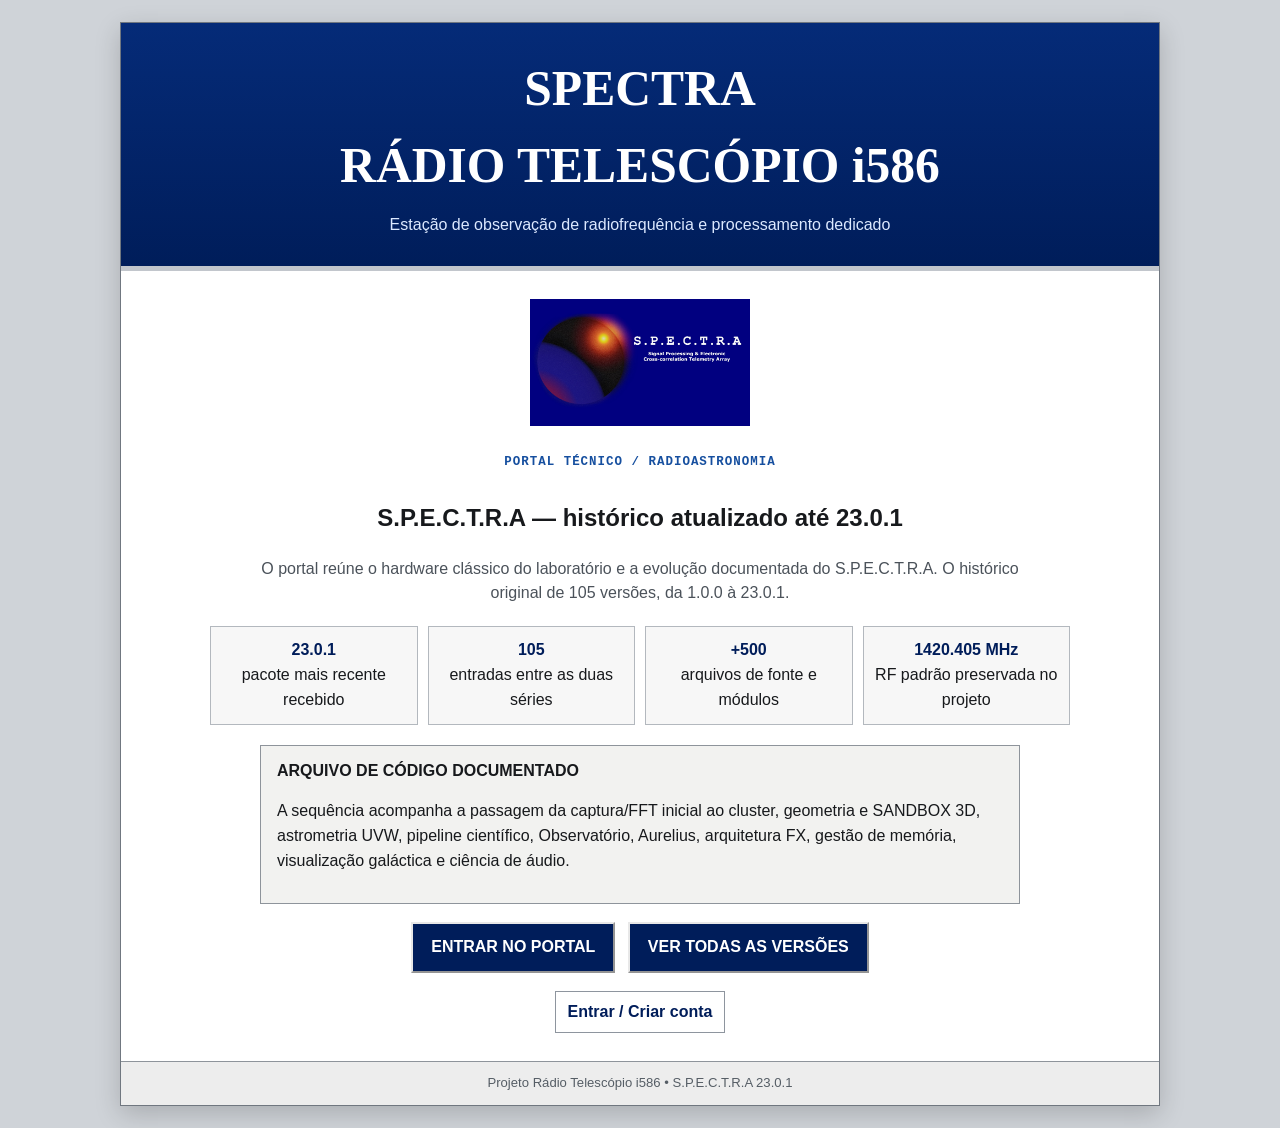
<file: index.html>
<!DOCTYPE html>

<html lang="pt-BR">
<head>
<meta charset="utf-8"/>
<meta content="width=device-width, initial-scale=1.0" name="viewport"/>
<title>Entrada - Observatório Rádio Telescópio i586</title>
<link href="style.css" rel="stylesheet"/>
</head>
<body class="portal-page">
<div class="portal-shell">
<section class="portal-header">
<h1>SPECTRA</h1>
<h1>RÁDIO TELESCÓPIO i586</h1>
<p class="sub">Estação de observação de radiofrequência e processamento dedicado</p>
</section>
<main class="portal-content">
<img alt="Logotipo do Projeto Rádio Telescópio i586" class="portal-logo" src="IMG/SPECTRAlongCORRECTHighCompress.png"/><br/>
<span class="kicker">PORTAL TÉCNICO / RADIOASTRONOMIA</span><br/>
<h2>S.P.E.C.T.R.A — histórico atualizado até 23.0.1</h2>
<p class="portal-note">O portal reúne o hardware clássico do laboratório e a evolução documentada do S.P.E.C.T.R.A. O histórico original de 105 versões, da 1.0.0 à 23.0.1.</p>
<div class="portal-mini-grid">
<div><strong>23.0.1</strong><span>pacote mais recente recebido</span></div>
<div><strong>105</strong><span>entradas entre as duas séries</span></div>
<div><strong>+500</strong><span>arquivos de fonte e módulos</span></div>
<div><strong>1420.405 MHz</strong><span>RF padrão preservada no projeto</span></div>
</div>
<div class="portal-status"><strong>ARQUIVO DE CÓDIGO DOCUMENTADO</strong><p>A sequência acompanha a passagem da captura/FFT inicial ao cluster, geometria e SANDBOX 3D, astrometria UVW, pipeline científico, Observatório, Aurelius, arquitetura FX, gestão de memória, visualização galáctica e ciência de áudio.</p></div>
<a class="btn-enter" href="sobre.html">ENTRAR NO PORTAL</a>
<a class="button-link portal-history-link" href="versoes.html">VER TODAS AS VERSÕES</a>
<div class="portal-account-row"><a class="account-link" data-account-link href="conta.html">Entrar / Criar conta</a></div>
</main>
<footer><p>Projeto Rádio Telescópio i586 • S.P.E.C.T.R.A 23.0.1</p></footer>
</div>
<script src="app.js" defer></script>
</body>
</html>
</file>
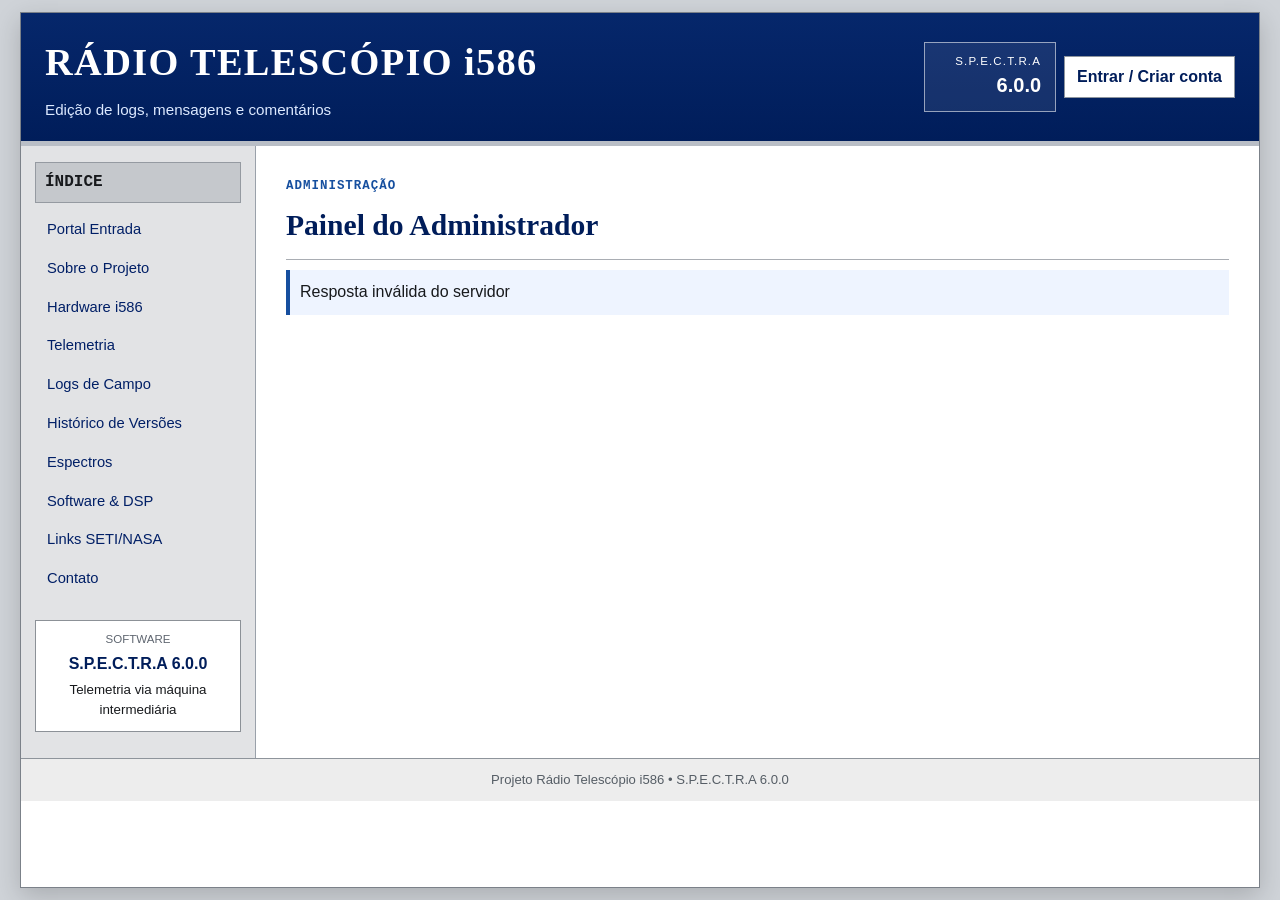
<file: admin.html>
<!doctype html><html lang="pt-BR"><head><meta charset="utf-8"><meta name="viewport" content="width=device-width,initial-scale=1"><title>Admin - Rádio Telescópio i586</title><link rel="stylesheet" href="style.css"></head><body><div class="container-full"><header class="site-header"><div><h1>RÁDIO TELESCÓPIO i586</h1><p class="sub">Edição de logs, mensagens e comentários</p></div><div class="header-actions"><div class="header-version"><span>S.P.E.C.T.R.A</span><strong>6.0.0</strong></div><a class="account-link" data-account-link href="conta.html">Entrar / Criar conta</a></div></header><div class="main-layout"><nav aria-label="Navegação principal" class="sidebar"><div class="sidebar-title">ÍNDICE</div><ul><li><a class="nav-link" href="index.html">Portal Entrada</a></li><li><a class="nav-link" href="sobre.html">Sobre o Projeto</a></li><li><a class="nav-link" href="hardware.html">Hardware i586</a></li><li><a class="nav-link" href="telemetria.html">Telemetria</a></li><li><a class="nav-link" href="logs.html">Logs de Campo</a></li><li><a class="nav-link" href="versoes.html">Histórico de Versões</a></li><li><a class="nav-link" href="espectros.html">Espectros</a></li><li><a class="nav-link" href="software.html">Software & DSP</a></li><li><a class="nav-link" href="links.html">Links SETI/NASA</a></li><li><a class="nav-link" href="contato.html">Contato</a></li></ul><div class="sidebar-version"><span>SOFTWARE</span><strong>S.P.E.C.T.R.A 6.0.0</strong><small>Telemetria via máquina intermediária</small></div></nav><main class="content"><span class="kicker">ADMINISTRAÇÃO</span><h2>Painel do Administrador</h2><div id="admin-status" class="status-message">Verificando sessão...</div><div id="admin-ui" class="admin-grid hidden"><section class="admin-card"><h3>Log / postagem</h3><form id="log-form" class="form-grid"><input type="hidden" id="log-id"><label>Título<input id="log-title" maxlength="180" required></label><label>Texto<textarea id="log-body" required></textarea></label><label>Anexo<input type="file" id="log-file" accept=".txt,.c,.csv,.json,.pdf,.png,.jpg,.jpeg,.webp,.bmp,.wav,.zip,.fits,.fit"></label><small id="upload-limit">Verificando limite de upload…</small><div id="attachment-preview" class="attachment-preview"></div><button type="button" class="small-button" id="remove-attachment">Remover anexo do post</button><input type="hidden" id="log-attachment"><div class="button-row"><button class="primary-button" type="submit">Salvar</button><button class="small-button" type="button" id="log-new">Novo</button></div><p id="log-feedback" class="form-feedback" role="status" aria-live="polite"></p></form></section><section class="admin-card"><h3>Mensagem do site</h3><form id="message-form" class="form-grid"><input type="hidden" id="message-id"><label>Título<input id="message-title" maxlength="180" required></label><label>Mensagem<textarea id="message-body" required></textarea></label><label><input type="checkbox" id="message-active" checked> Ativa</label><div class="button-row"><button class="primary-button" type="submit">Salvar mensagem</button><button class="small-button" type="button" id="message-new">Nova mensagem</button></div><p id="message-feedback" class="form-feedback" role="status" aria-live="polite"></p></form></section><section class="admin-card full"><h3>Posts existentes</h3><div id="admin-logs"></div></section><section class="admin-card full"><h3>Mensagens existentes</h3><div id="admin-messages"></div></section><section class="admin-card full"><h3>Moderação de comentários</h3><div id="admin-comments"></div></section><section class="admin-card"><h3>Ponte de telemetria</h3><p class="muted">Use o token abaixo somente na máquina intermediária.</p><button class="small-button" id="show-bridge-token">Mostrar token</button><pre id="bridge-token" class="code-block"></pre></section><section class="admin-card"><h3>Segurança</h3><form id="password-form" class="form-grid"><label>Nova senha<input type="password" id="new-admin-password" minlength="10" required></label><button class="primary-button" type="submit">Alterar senha</button></form><hr><button class="danger-button" id="admin-logout">Sair</button></section></div></main></div><footer><p>Projeto Rádio Telescópio i586 • S.P.E.C.T.R.A 6.0.0</p></footer></div><script src="app.js" defer></script><script src="admin.js" defer></script></body></html>
</file>
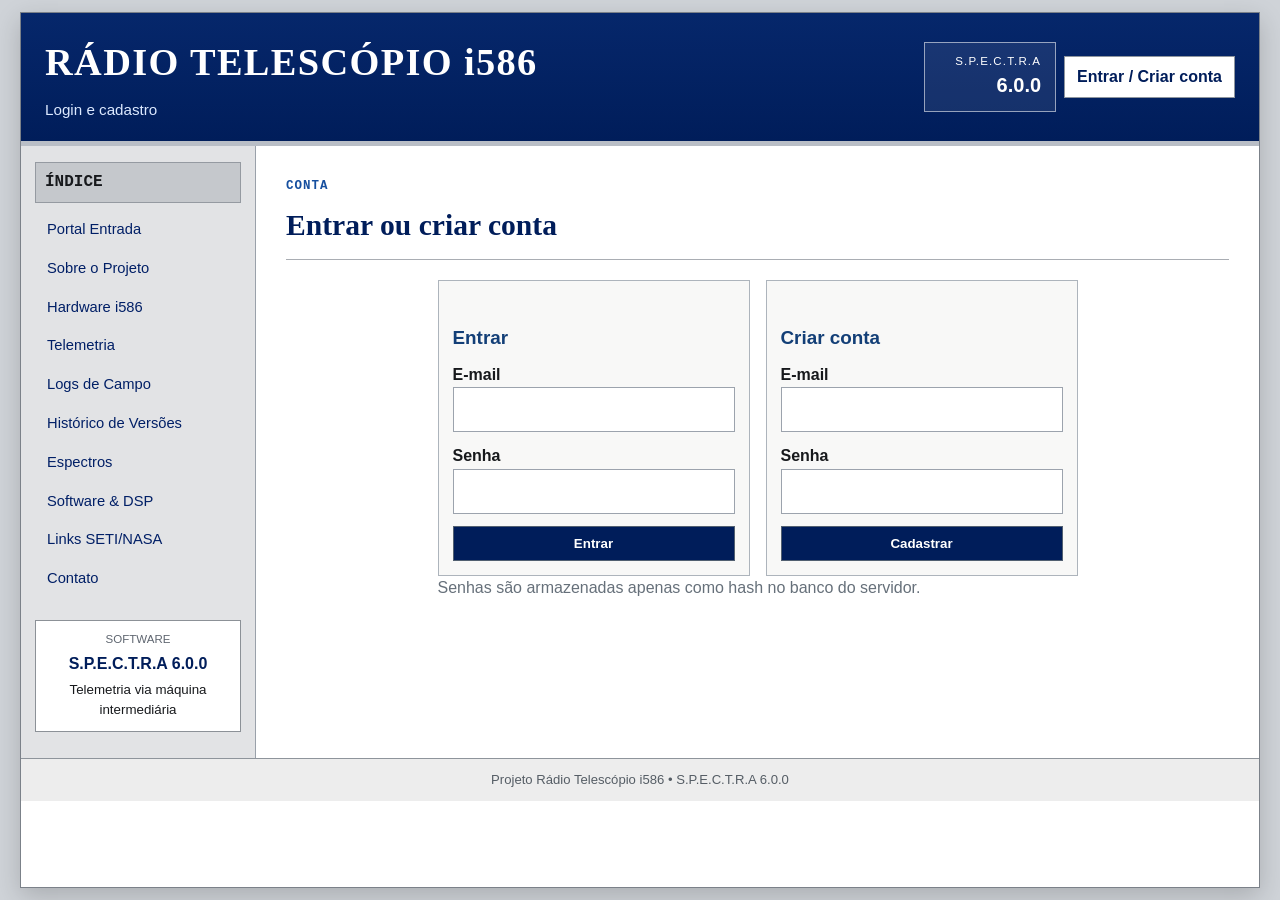
<file: conta.html>
<!doctype html><html lang="pt-BR"><head><meta charset="utf-8"><meta name="viewport" content="width=device-width,initial-scale=1"><title>Conta - Rádio Telescópio i586</title><link rel="stylesheet" href="style.css"></head><body><div class="container-full"><header class="site-header"><div><h1>RÁDIO TELESCÓPIO i586</h1><p class="sub">Login e cadastro</p></div><div class="header-actions"><div class="header-version"><span>S.P.E.C.T.R.A</span><strong>6.0.0</strong></div><a class="account-link" data-account-link href="conta.html">Entrar / Criar conta</a></div></header><div class="main-layout"><nav aria-label="Navegação principal" class="sidebar"><div class="sidebar-title">ÍNDICE</div><ul><li><a class="nav-link" href="index.html">Portal Entrada</a></li><li><a class="nav-link" href="sobre.html">Sobre o Projeto</a></li><li><a class="nav-link" href="hardware.html">Hardware i586</a></li><li><a class="nav-link" href="telemetria.html">Telemetria</a></li><li><a class="nav-link" href="logs.html">Logs de Campo</a></li><li><a class="nav-link" href="versoes.html">Histórico de Versões</a></li><li><a class="nav-link" href="espectros.html">Espectros</a></li><li><a class="nav-link" href="software.html">Software & DSP</a></li><li><a class="nav-link" href="links.html">Links SETI/NASA</a></li><li><a class="nav-link" href="contato.html">Contato</a></li></ul><div class="sidebar-version"><span>SOFTWARE</span><strong>S.P.E.C.T.R.A 6.0.0</strong><small>Telemetria via máquina intermediária</small></div></nav><main class="content"><span class="kicker">CONTA</span><h2>Entrar ou criar conta</h2><div class="auth-shell"><div id="auth-message"></div><div class="admin-grid"><section class="admin-card"><h3>Entrar</h3><form id="login-form" class="form-grid"><label>E-mail<input type="email" id="login-email" required autocomplete="email"></label><label>Senha<input type="password" id="login-password" required autocomplete="current-password"></label><button class="primary-button" type="submit">Entrar</button></form></section><section class="admin-card"><h3>Criar conta</h3><form id="register-form" class="form-grid"><label>E-mail<input type="email" id="register-email" required autocomplete="email"></label><label>Senha<input type="password" id="register-password" minlength="8" required autocomplete="new-password"></label><button class="primary-button" type="submit">Cadastrar</button></form></section></div><p class="muted">Senhas são armazenadas apenas como hash no banco do servidor.</p></div></main></div><footer><p>Projeto Rádio Telescópio i586 • S.P.E.C.T.R.A 6.0.0</p></footer></div><script src="app.js" defer></script><script src="conta.js" defer></script></body></html>
</file>
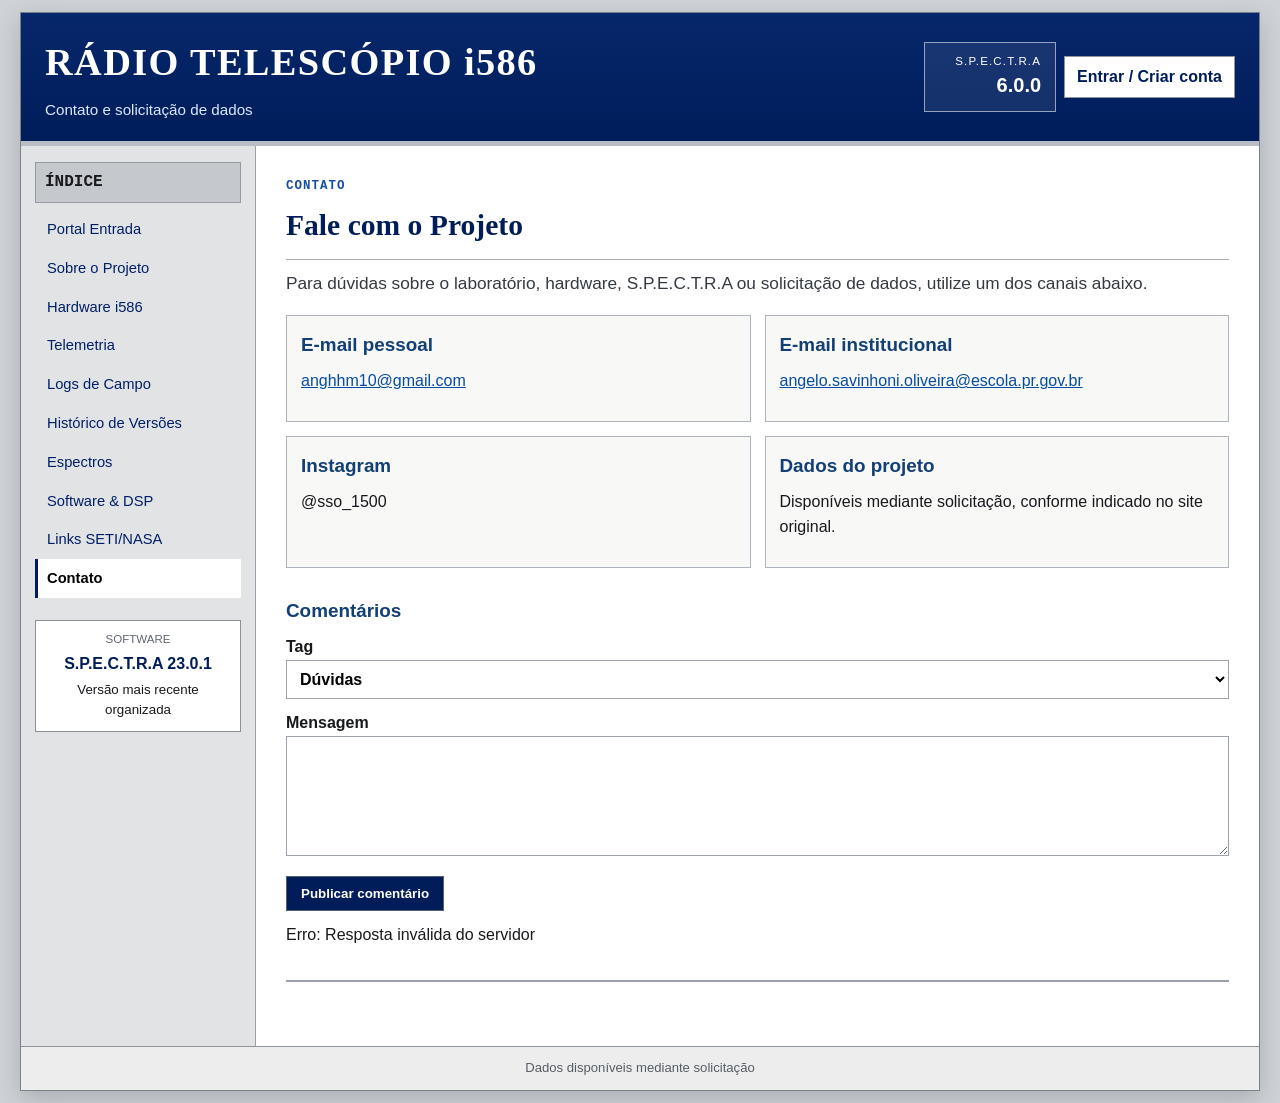
<file: contato.html>
<!DOCTYPE html>

<html lang="pt-BR">
<head>
<meta charset="utf-8"/>
<meta content="width=device-width, initial-scale=1.0" name="viewport"/>
<title>Contato - Rádio Telescópio i586</title>
<link href="style.css" rel="stylesheet"/>
</head>
<body>
<div class="container-full">
<header class="site-header">
<div>
<h1>RÁDIO TELESCÓPIO i586</h1>
<p class="sub">Contato e solicitação de dados</p>
</div>
<div class="header-actions"><div class="header-version"><span>S.P.E.C.T.R.A</span><strong>6.0.0</strong></div><a class="account-link" data-account-link href="conta.html">Entrar / Criar conta</a></div>
</header>
<div class="main-layout">
<nav aria-label="Navegação principal" class="sidebar"><div class="sidebar-title">ÍNDICE</div><ul><li><a class="nav-link" href="index.html">Portal Entrada</a></li><li><a class="nav-link" href="sobre.html">Sobre o Projeto</a></li><li><a class="nav-link" href="hardware.html">Hardware i586</a></li><li><a class="nav-link" href="telemetria.html">Telemetria</a></li><li><a class="nav-link" href="logs.html">Logs de Campo</a></li><li><a class="nav-link" href="versoes.html">Histórico de Versões</a></li><li><a class="nav-link" href="espectros.html">Espectros</a></li><li><a class="nav-link" href="software.html">Software &amp; DSP</a></li><li><a class="nav-link" href="links.html">Links SETI/NASA</a></li><li><a class="nav-link active" href="contato.html">Contato</a></li></ul><div class="sidebar-version"><span>SOFTWARE</span><strong>S.P.E.C.T.R.A 23.0.1</strong><small>Versão mais recente organizada</small></div></nav>
<main class="content">
<span class="kicker">CONTATO</span>
<h2>Fale com o Projeto</h2>
<p class="lead">Para dúvidas sobre o laboratório, hardware, S.P.E.C.T.R.A ou solicitação de dados, utilize um dos canais abaixo.</p>
<div class="card-grid">
<div class="card"><h3>E-mail pessoal</h3><p><a href="mailto:anghhm10@gmail.com">anghhm10@gmail.com</a></p></div>
<div class="card"><h3>E-mail institucional</h3><p><a href="mailto:angelo.savinhoni.oliveira@escola.pr.gov.br">angelo.savinhoni.oliveira@escola.pr.gov.br</a></p></div>
<div class="card"><h3>Instagram</h3><p>@sso_1500</p></div>
<div class="card"><h3>Dados do projeto</h3><p>Disponíveis mediante solicitação, conforme indicado no site original.</p></div>
</div>
<section class="live-section"><h3>Comentários</h3><form id="comment-form" class="form-grid"><label>Tag<select id="comment-category"><option>Dúvidas</option><option>Comentário</option><option>Sugestão</option></select></label><label>Mensagem<textarea id="comment-body" maxlength="3000" required></textarea></label><div><button class="primary-button" type="submit">Publicar comentário</button></div><div id="comment-status"></div></form><div id="comments-list"></div></section>

</main>
</div>
<footer><p>Dados disponíveis mediante solicitação</p></footer>
</div>
<script src="app.js" defer></script><script src="contato.js" defer></script>
</body>
</html>
</file>
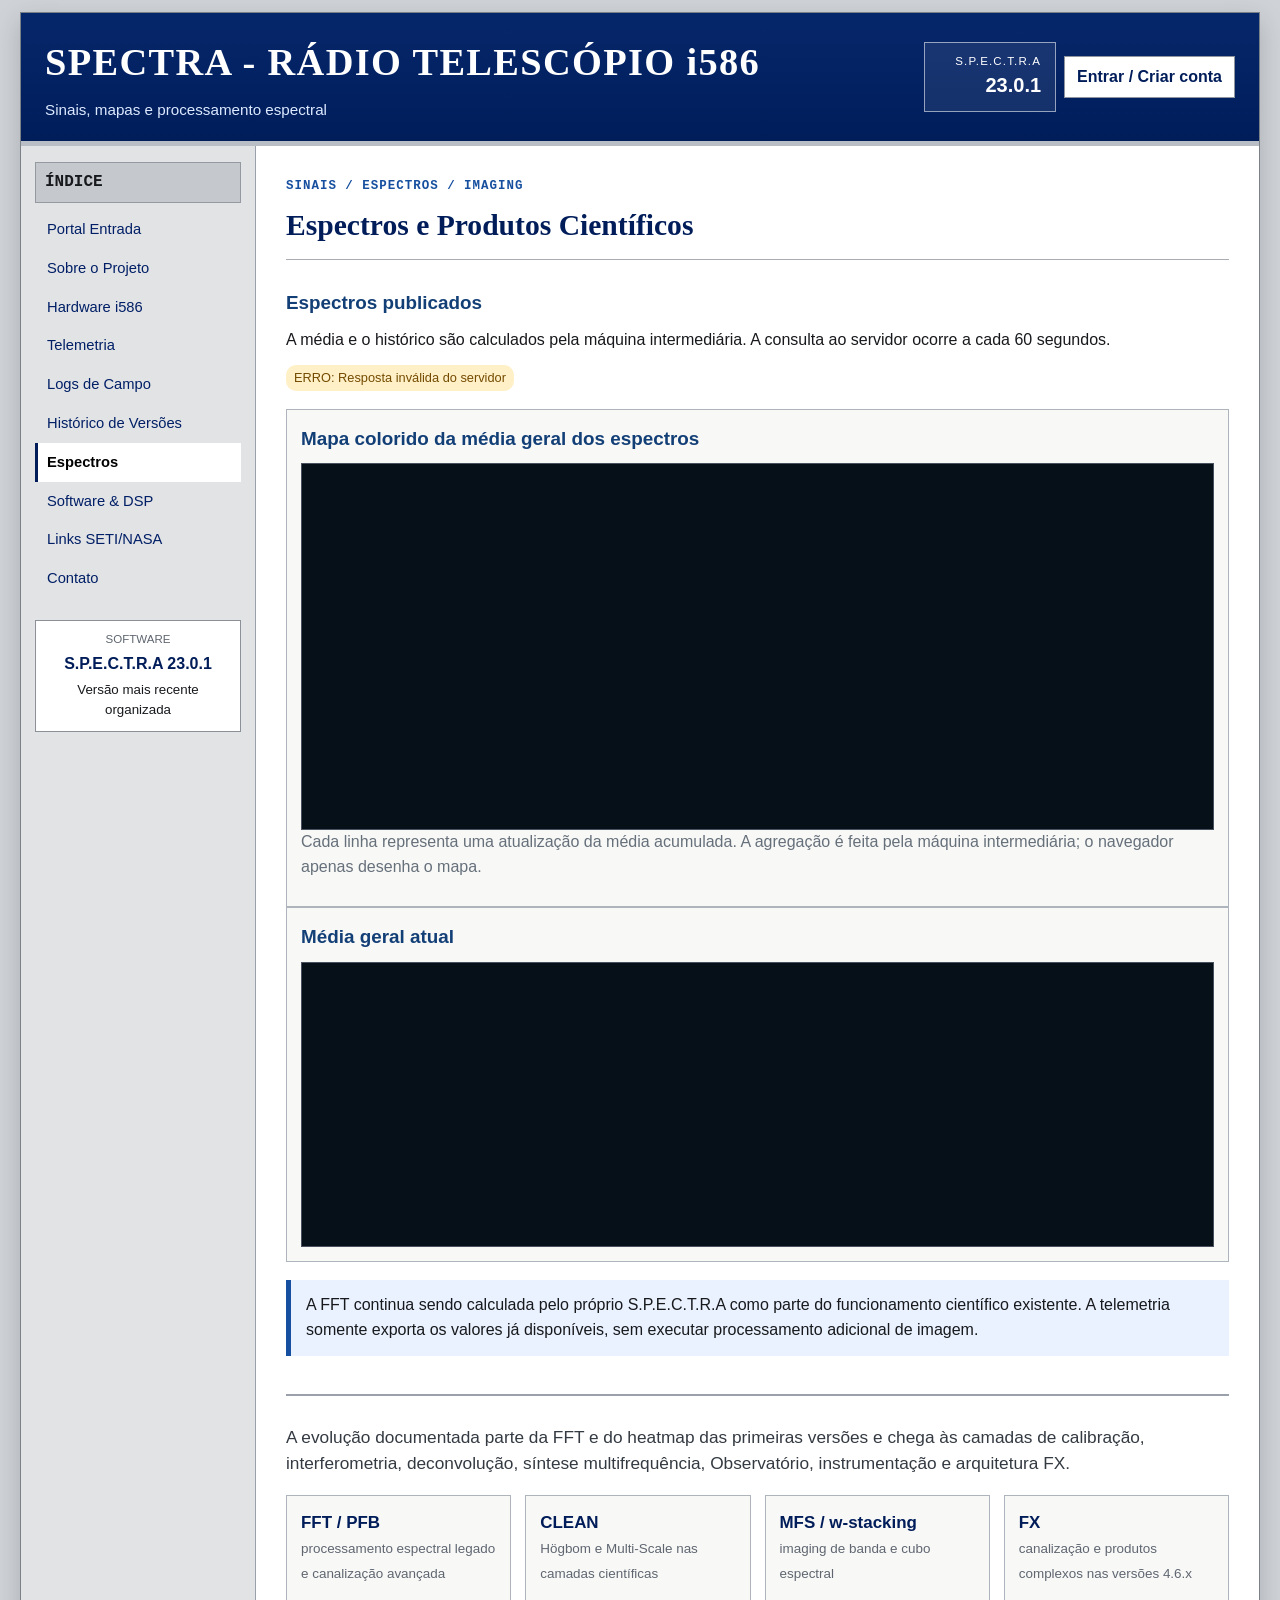
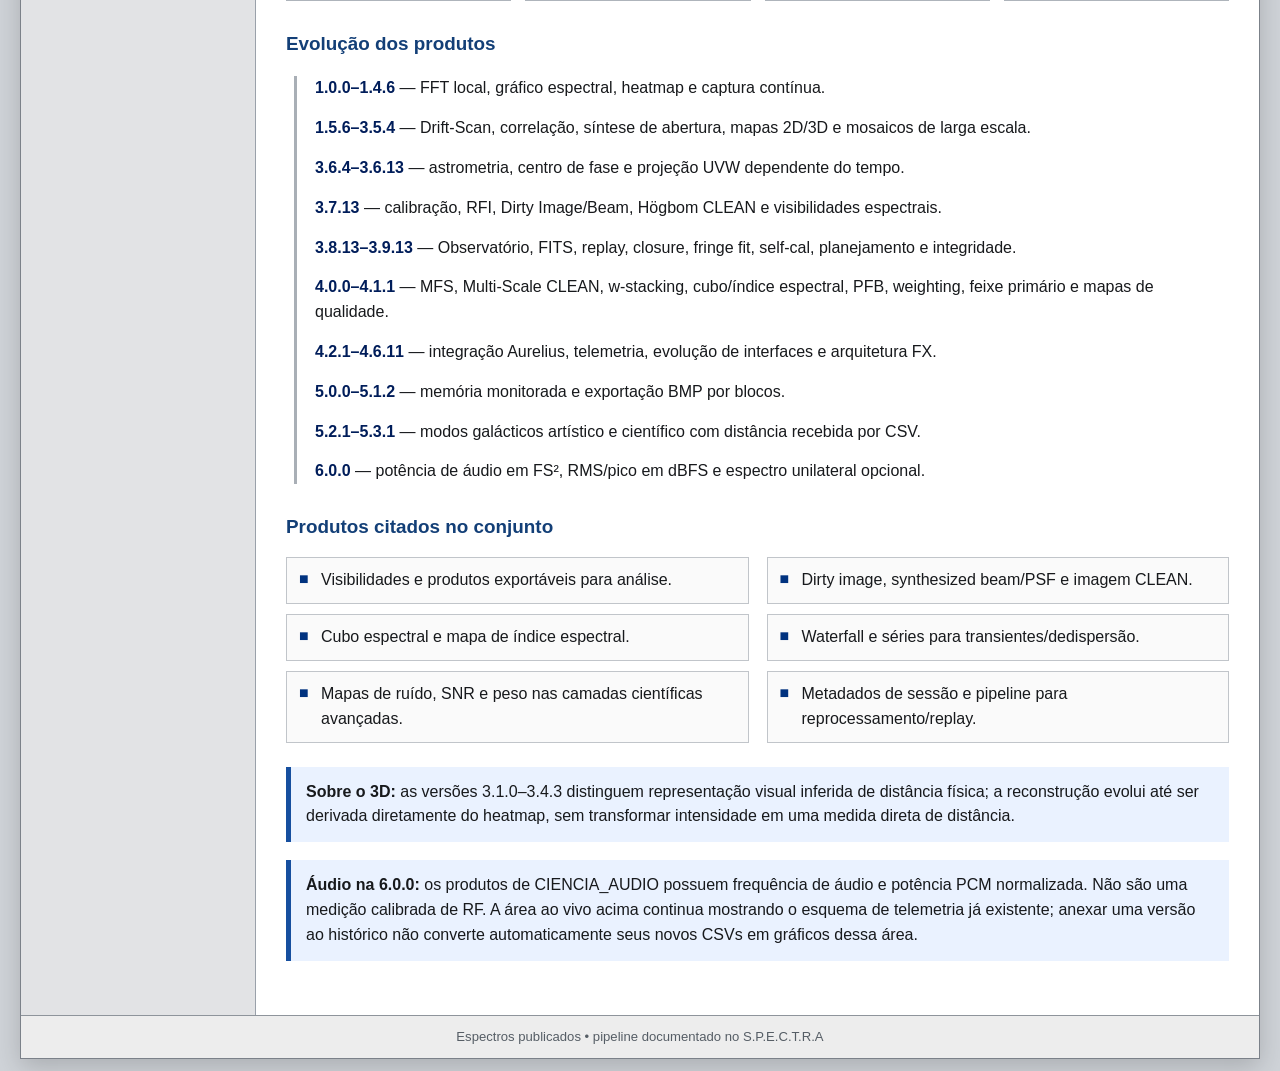
<file: espectros.html>
<!DOCTYPE html>

<html lang="pt-BR">
<head>
<meta charset="utf-8"/>
<meta content="width=device-width, initial-scale=1.0" name="viewport"/>
<title>Galeria de Espectros - Rádio Telescópio i586</title>
<link href="style.css" rel="stylesheet"/>
</head>
<body>
<div class="container-full">
<header class="site-header">
<div>
<h1>SPECTRA - RÁDIO TELESCÓPIO i586</h1>
<p class="sub">Sinais, mapas e processamento espectral</p>
</div>
<div class="header-actions"><div class="header-version"><span>S.P.E.C.T.R.A</span><strong>23.0.1</strong></div><a class="account-link" data-account-link href="conta.html">Entrar / Criar conta</a></div>
</header>
<div class="main-layout">
<nav aria-label="Navegação principal" class="sidebar"><div class="sidebar-title">ÍNDICE</div><ul><li><a class="nav-link" href="index.html">Portal Entrada</a></li><li><a class="nav-link" href="sobre.html">Sobre o Projeto</a></li><li><a class="nav-link" href="hardware.html">Hardware i586</a></li><li><a class="nav-link" href="telemetria.html">Telemetria</a></li><li><a class="nav-link" href="logs.html">Logs de Campo</a></li><li><a class="nav-link" href="versoes.html">Histórico de Versões</a></li><li><a class="nav-link active" href="espectros.html">Espectros</a></li><li><a class="nav-link" href="software.html">Software &amp; DSP</a></li><li><a class="nav-link" href="links.html">Links SETI/NASA</a></li><li><a class="nav-link" href="contato.html">Contato</a></li></ul><div class="sidebar-version"><span>SOFTWARE</span><strong>S.P.E.C.T.R.A 23.0.1</strong><small>Versão mais recente organizada</small></div></nav>
<main class="content">
<span class="kicker">SINAIS / ESPECTROS / IMAGING</span>
<h2>Espectros e Produtos Científicos</h2>
<section class="live-section" aria-labelledby="live-spectrum-title">
<h3 id="live-spectrum-title">Espectros publicados</h3>
<p>A média e o histórico são calculados pela máquina intermediária. A consulta ao servidor ocorre a cada 60 segundos.</p>
<div class="telemetry-toolbar"><span id="spectrum-state" class="badge warn">Aguardando dados</span><span id="spectrum-updated" class="muted"></span></div><section class="live-panel"><h3>Mapa colorido da média geral dos espectros</h3><canvas id="spectrum-map" class="telemetry-canvas" width="900" height="360"></canvas><p class="muted">Cada linha representa uma atualização da média acumulada. A agregação é feita pela máquina intermediária; o navegador apenas desenha o mapa.</p></section><section class="live-panel"><h3>Média geral atual</h3><canvas id="spectrum-line" class="telemetry-canvas" width="900" height="280"></canvas></section><div class="note">A FFT continua sendo calculada pelo próprio S.P.E.C.T.R.A como parte do funcionamento científico existente. A telemetria somente exporta os valores já disponíveis, sem executar processamento adicional de imagem.</div></section>

<p class="lead">A evolução documentada parte da FFT e do heatmap das primeiras versões e chega às camadas de calibração, interferometria, deconvolução, síntese multifrequência, Observatório, instrumentação e arquitetura FX.</p>
<div class="info-grid">
<div class="info-card"><strong>FFT / PFB</strong><span>processamento espectral legado e canalização avançada</span></div>
<div class="info-card"><strong>CLEAN</strong><span>Högbom e Multi-Scale nas camadas científicas</span></div>
<div class="info-card"><strong>MFS / w-stacking</strong><span>imaging de banda e cubo espectral</span></div>
<div class="info-card"><strong>FX</strong><span>canalização e produtos complexos nas versões 4.6.x</span></div>
</div>
<h3>Evolução dos produtos</h3>
<div class="version-timeline">
<div class="version-item"><strong>1.0.0–1.4.6</strong> — FFT local, gráfico espectral, heatmap e captura contínua.</div>
<div class="version-item"><strong>1.5.6–3.5.4</strong> — Drift-Scan, correlação, síntese de abertura, mapas 2D/3D e mosaicos de larga escala.</div>
<div class="version-item"><strong>3.6.4–3.6.13</strong> — astrometria, centro de fase e projeção UVW dependente do tempo.</div>
<div class="version-item"><strong>3.7.13</strong> — calibração, RFI, Dirty Image/Beam, Högbom CLEAN e visibilidades espectrais.</div>
<div class="version-item"><strong>3.8.13–3.9.13</strong> — Observatório, FITS, replay, closure, fringe fit, self-cal, planejamento e integridade.</div>
<div class="version-item"><strong>4.0.0–4.1.1</strong> — MFS, Multi-Scale CLEAN, w-stacking, cubo/índice espectral, PFB, weighting, feixe primário e mapas de qualidade.</div>
<div class="version-item"><strong>4.2.1–4.6.11</strong> — integração Aurelius, telemetria, evolução de interfaces e arquitetura FX.</div><div class="version-item"><strong>5.0.0–5.1.2</strong> — memória monitorada e exportação BMP por blocos.</div><div class="version-item"><strong>5.2.1–5.3.1</strong> — modos galácticos artístico e científico com distância recebida por CSV.</div><div class="version-item"><strong>6.0.0</strong> — potência de áudio em FS², RMS/pico em dBFS e espectro unilateral opcional.</div>
</div>
<h3>Produtos citados no conjunto</h3>
<ul class="feature-list">
<li>Visibilidades e produtos exportáveis para análise.</li>
<li>Dirty image, synthesized beam/PSF e imagem CLEAN.</li>
<li>Cubo espectral e mapa de índice espectral.</li>
<li>Waterfall e séries para transientes/dedispersão.</li>
<li>Mapas de ruído, SNR e peso nas camadas científicas avançadas.</li>
<li>Metadados de sessão e pipeline para reprocessamento/replay.</li>
</ul>
<div class="note"><strong>Sobre o 3D:</strong> as versões 3.1.0–3.4.3 distinguem representação visual inferida de distância física; a reconstrução evolui até ser derivada diretamente do heatmap, sem transformar intensidade em uma medida direta de distância.</div>

<div class="note"><strong>Áudio na 6.0.0:</strong> os produtos de CIENCIA_AUDIO possuem frequência de áudio e potência PCM normalizada. Não são uma medição calibrada de RF. A área ao vivo acima continua mostrando o esquema de telemetria já existente; anexar uma versão ao histórico não converte automaticamente seus novos CSVs em gráficos dessa área.</div>
</main>
</div>
<footer><p>Espectros publicados • pipeline documentado no S.P.E.C.T.R.A</p></footer>
</div>
<script src="app.js" defer></script><script src="espectros.js" defer></script>
</body>
</html>
</file>
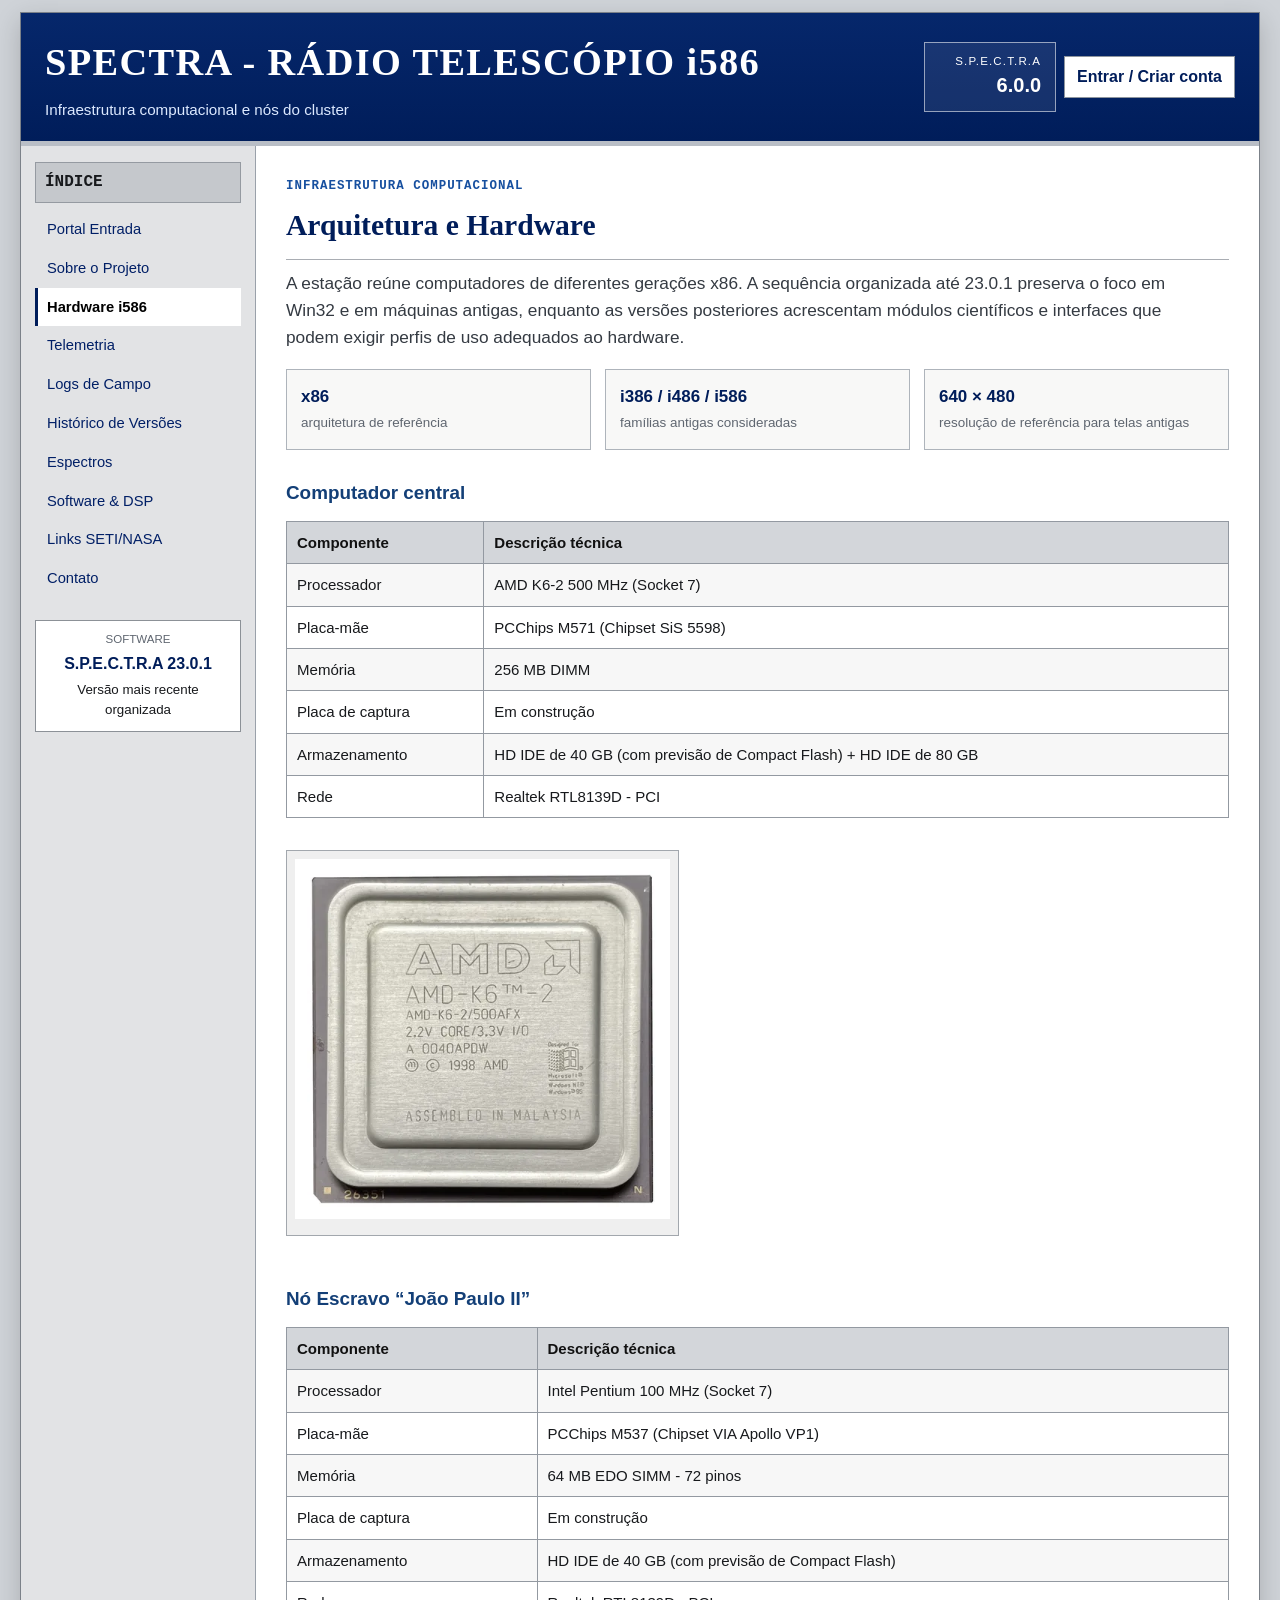
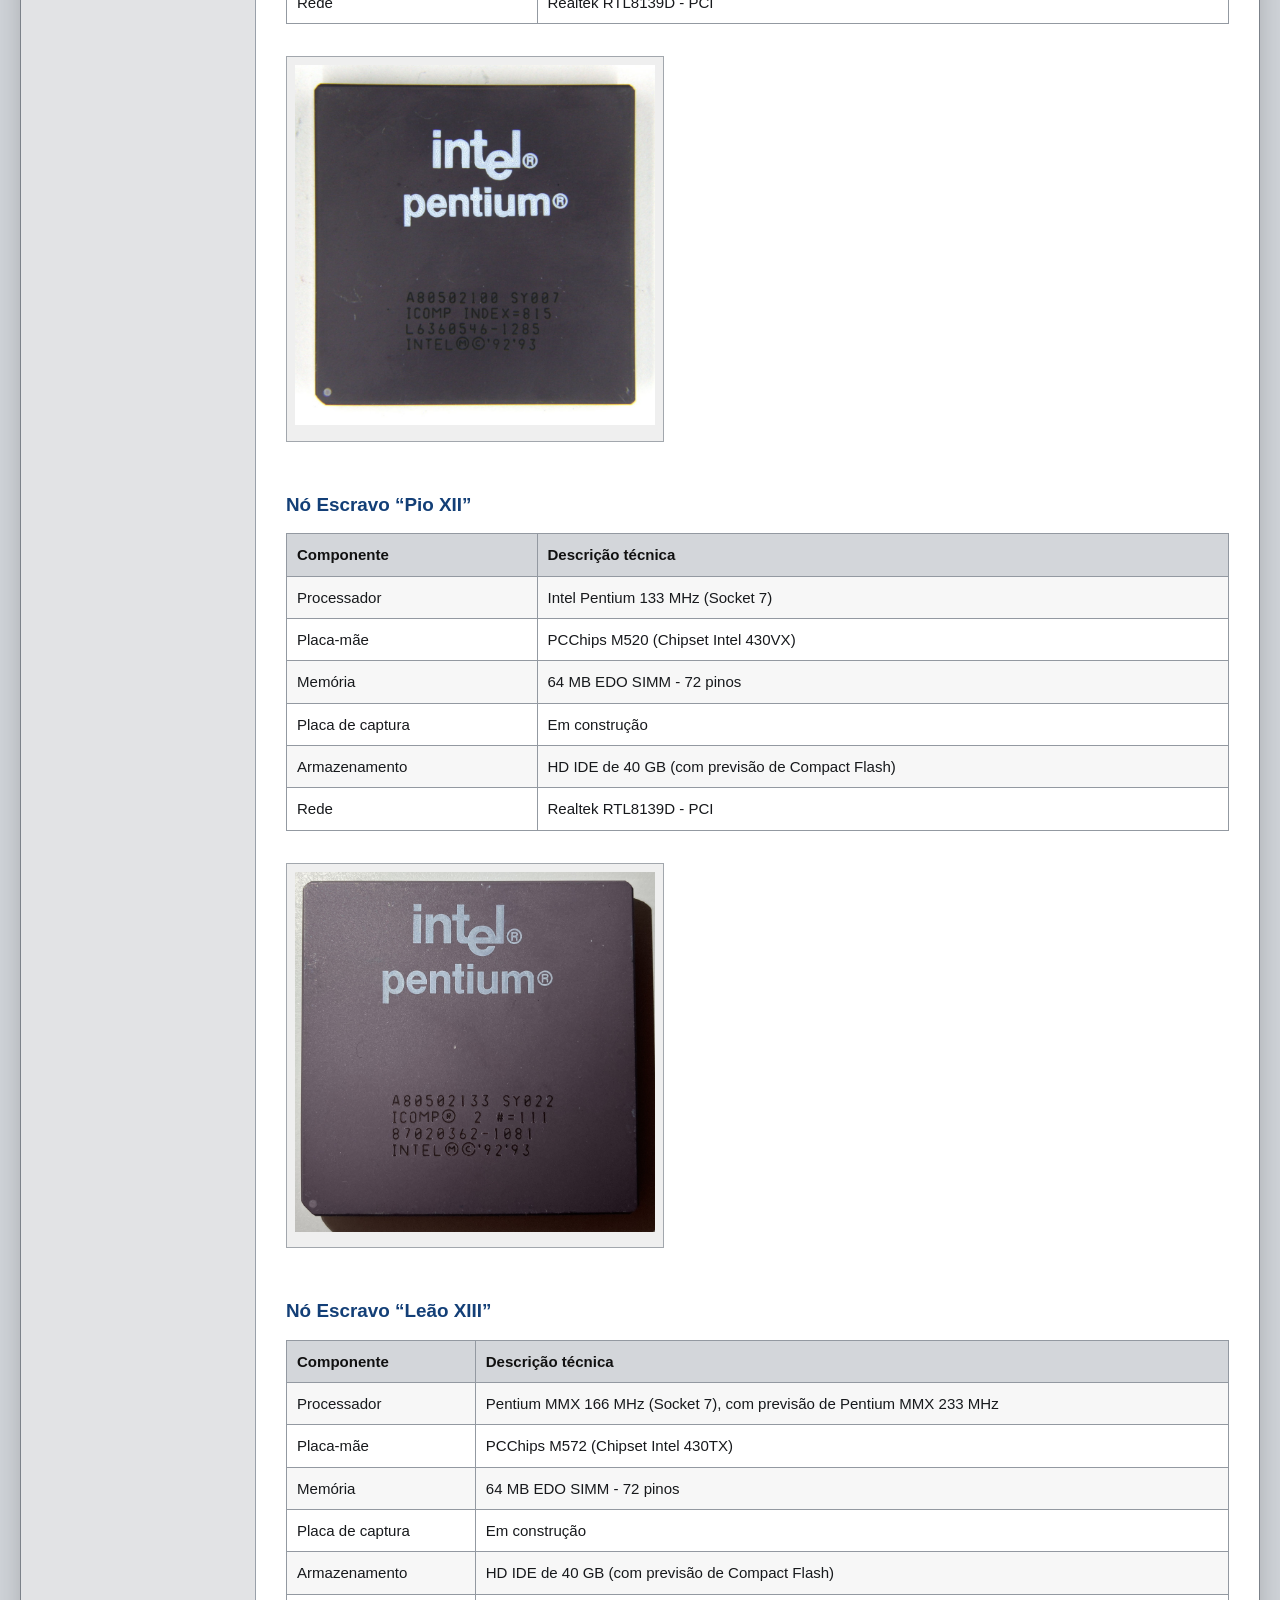
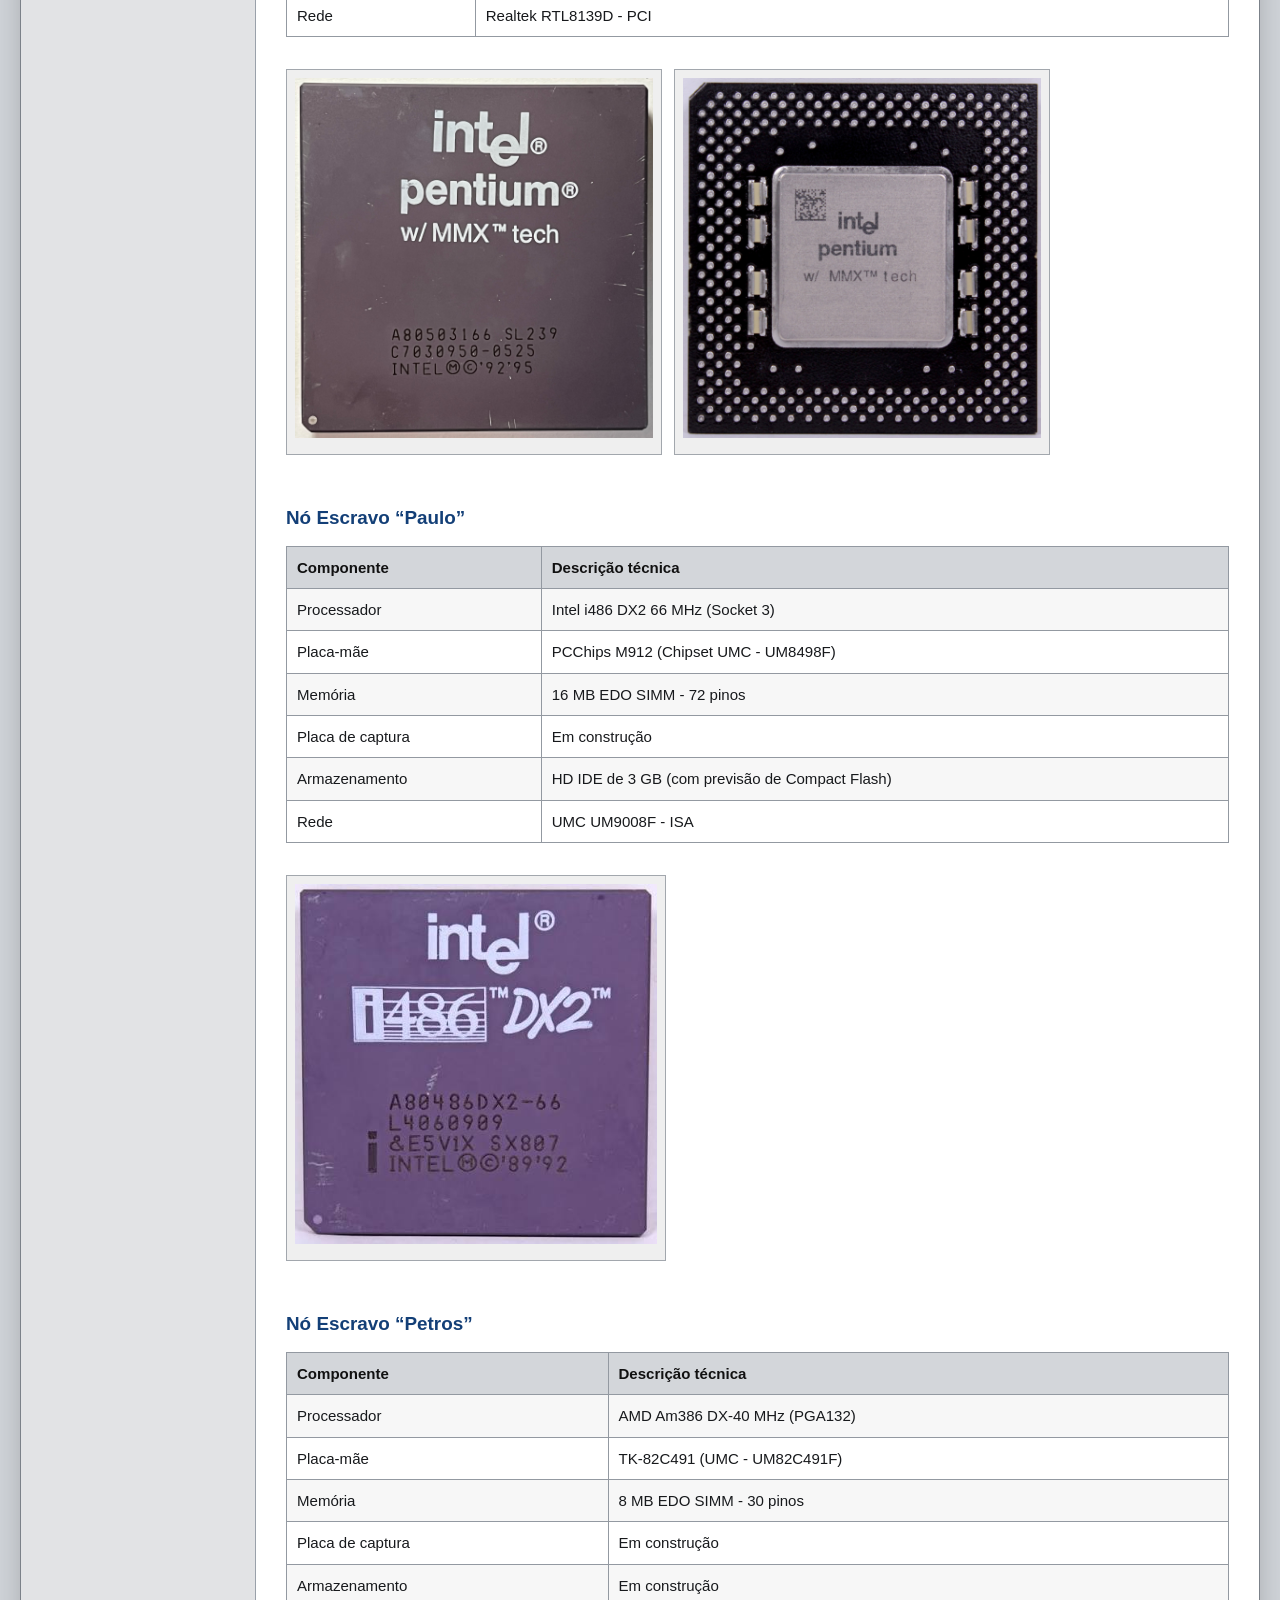
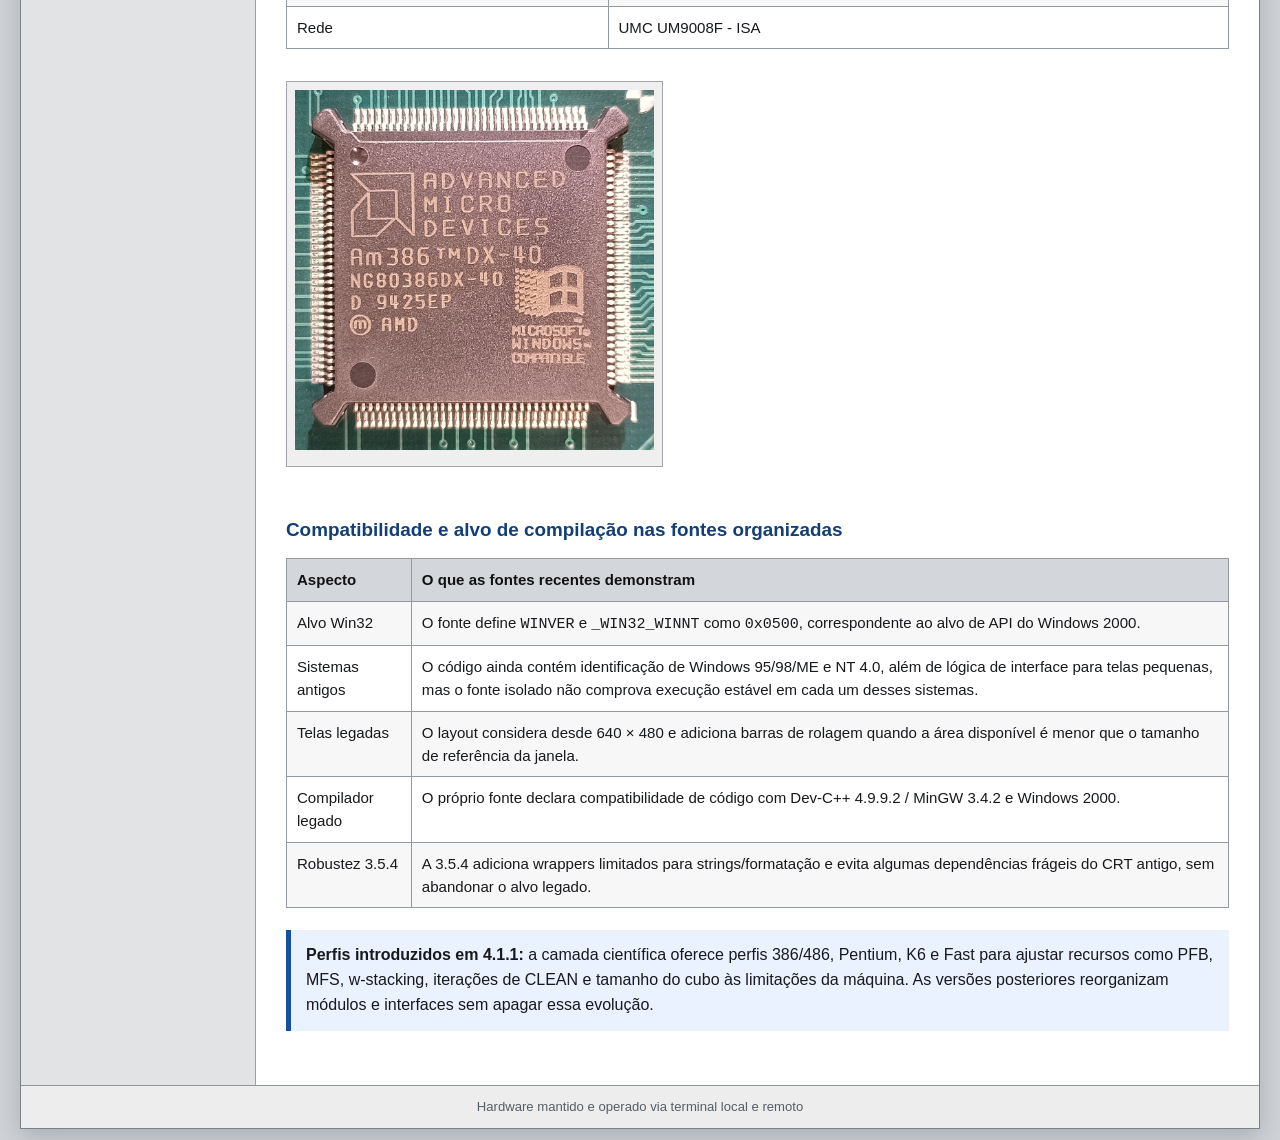
<file: hardware.html>
<!DOCTYPE html>

<html lang="pt-BR">
<head>
<meta charset="utf-8"/>
<meta content="width=device-width, initial-scale=1.0" name="viewport"/>
<title>Hardware i586 - Especificações</title>
<link href="style.css" rel="stylesheet"/>
</head>
<body>
<div class="container-full">
<header class="site-header">
<div>
<h1>SPECTRA - RÁDIO TELESCÓPIO i586</h1>
<p class="sub">Infraestrutura computacional e nós do cluster</p>
</div>
<div class="header-actions"><div class="header-version"><span>S.P.E.C.T.R.A</span><strong>6.0.0</strong></div><a class="account-link" data-account-link href="conta.html">Entrar / Criar conta</a></div>
</header>
<div class="main-layout">
<nav aria-label="Navegação principal" class="sidebar"><div class="sidebar-title">ÍNDICE</div><ul><li><a class="nav-link" href="index.html">Portal Entrada</a></li><li><a class="nav-link" href="sobre.html">Sobre o Projeto</a></li><li><a class="nav-link active" href="hardware.html">Hardware i586</a></li><li><a class="nav-link" href="telemetria.html">Telemetria</a></li><li><a class="nav-link" href="logs.html">Logs de Campo</a></li><li><a class="nav-link" href="versoes.html">Histórico de Versões</a></li><li><a class="nav-link" href="espectros.html">Espectros</a></li><li><a class="nav-link" href="software.html">Software &amp; DSP</a></li><li><a class="nav-link" href="links.html">Links SETI/NASA</a></li><li><a class="nav-link" href="contato.html">Contato</a></li></ul><div class="sidebar-version"><span>SOFTWARE</span><strong>S.P.E.C.T.R.A 23.0.1</strong><small>Versão mais recente organizada</small></div></nav>
<main class="content">
<span class="kicker">INFRAESTRUTURA COMPUTACIONAL</span>
<h2>Arquitetura e Hardware</h2>
<p class="lead">A estação reúne computadores de diferentes gerações x86. A sequência organizada até 23.0.1 preserva o foco em Win32 e em máquinas antigas, enquanto as versões posteriores acrescentam módulos científicos e interfaces que podem exigir perfis de uso adequados ao hardware.</p>
<div class="spec-grid">
<div class="spec-card"><strong>x86</strong><span>arquitetura de referência</span></div>
<div class="spec-card"><strong>i386 / i486 / i586</strong><span>famílias antigas consideradas</span></div>
<div class="spec-card"><strong>640 × 480</strong><span>resolução de referência para telas antigas</span></div>
</div>
<h3>Computador central</h3>
<table class="retro-table">
<tr><th>Componente</th><th>Descrição técnica</th></tr>
<tr><td>Processador</td><td>AMD K6-2 500 MHz (Socket 7)</td></tr>
<tr><td>Placa-mãe</td><td>PCChips M571 (Chipset SiS 5598)</td></tr>
<tr><td>Memória</td><td>256 MB DIMM</td></tr>
<tr><td>Placa de captura</td><td>Em construção</td></tr>
<tr><td>Armazenamento</td><td>HD IDE de 40 GB (com previsão de Compact Flash) + HD IDE de 80 GB</td></tr>
<tr><td>Rede</td><td>Realtek RTL8139D - PCI</td></tr>
</table>
<div class="image-frame"><img alt="Computador central com AMD K6-2" class="machine-photo" src="IMG/K6-2.webp"/></div>
<h3>Nó Escravo “João Paulo II”</h3>
<table class="retro-table">
<tr><th>Componente</th><th>Descrição técnica</th></tr>
<tr><td>Processador</td><td>Intel Pentium 100 MHz (Socket 7)</td></tr>
<tr><td>Placa-mãe</td><td>PCChips M537 (Chipset VIA Apollo VP1)</td></tr>
<tr><td>Memória</td><td>64 MB EDO SIMM - 72 pinos</td></tr>
<tr><td>Placa de captura</td><td>Em construção</td></tr>
<tr><td>Armazenamento</td><td>HD IDE de 40 GB (com previsão de Compact Flash)</td></tr>
<tr><td>Rede</td><td>Realtek RTL8139D - PCI</td></tr>
</table>
<div class="image-frame"><img alt="Nó João Paulo II com Pentium 100 MHz" class="machine-photo" src="IMG/Pentium.JPG"/></div>
<h3>Nó Escravo “Pio XII”</h3>
<table class="retro-table">
<tr><th>Componente</th><th>Descrição técnica</th></tr>
<tr><td>Processador</td><td>Intel Pentium 133 MHz (Socket 7)</td></tr>
<tr><td>Placa-mãe</td><td>PCChips M520 (Chipset Intel 430VX)</td></tr>
<tr><td>Memória</td><td>64 MB EDO SIMM - 72 pinos</td></tr>
<tr><td>Placa de captura</td><td>Em construção</td></tr>
<tr><td>Armazenamento</td><td>HD IDE de 40 GB (com previsão de Compact Flash)</td></tr>
<tr><td>Rede</td><td>Realtek RTL8139D - PCI</td></tr>
</table>
<div class="image-frame"><img alt="Nó Pio XII com Pentium 133 MHz" class="machine-photo" src="IMG/pentiumII.jpe"/></div>
<h3>Nó Escravo “Leão XIII”</h3>
<table class="retro-table">
<tr><th>Componente</th><th>Descrição técnica</th></tr>
<tr><td>Processador</td><td>Pentium MMX 166 MHz (Socket 7), com previsão de Pentium MMX 233 MHz</td></tr>
<tr><td>Placa-mãe</td><td>PCChips M572 (Chipset Intel 430TX)</td></tr>
<tr><td>Memória</td><td>64 MB EDO SIMM - 72 pinos</td></tr>
<tr><td>Placa de captura</td><td>Em construção</td></tr>
<tr><td>Armazenamento</td><td>HD IDE de 40 GB (com previsão de Compact Flash)</td></tr>
<tr><td>Rede</td><td>Realtek RTL8139D - PCI</td></tr>
</table>
<div class="image-row">
<div class="image-frame"><img alt="Pentium MMX 166 MHz" class="machine-photo" src="IMG/MMX166.jpeg"/></div>
<div class="image-frame"><img alt="Pentium MMX 233 MHz" class="machine-photo" src="IMG/MMX233.jpe"/></div>
</div>
<h3>Nó Escravo “Paulo”</h3>
<table class="retro-table">
<tr><th>Componente</th><th>Descrição técnica</th></tr>
<tr><td>Processador</td><td>Intel i486 DX2 66 MHz (Socket 3)</td></tr>
<tr><td>Placa-mãe</td><td>PCChips M912 (Chipset UMC - UM8498F)</td></tr>
<tr><td>Memória</td><td>16 MB EDO SIMM - 72 pinos</td></tr>
<tr><td>Placa de captura</td><td>Em construção</td></tr>
<tr><td>Armazenamento</td><td>HD IDE de 3 GB (com previsão de Compact Flash)</td></tr>
<tr><td>Rede</td><td>UMC UM9008F - ISA</td></tr>
</table>
<div class="image-frame"><img alt="Nó Paulo com Intel i486 DX2" class="machine-photo" src="IMG/DX2.jpg"/></div>
<h3>Nó Escravo “Petros”</h3>
<table class="retro-table">
<tr><th>Componente</th><th>Descrição técnica</th></tr>
<tr><td>Processador</td><td>AMD Am386 DX-40 MHz (PGA132)</td></tr>
<tr><td>Placa-mãe</td><td>TK-82C491 (UMC - UM82C491F)</td></tr>
<tr><td>Memória</td><td>8 MB EDO SIMM - 30 pinos</td></tr>
<tr><td>Placa de captura</td><td>Em construção</td></tr>
<tr><td>Armazenamento</td><td>Em construção</td></tr>
<tr><td>Rede</td><td>UMC UM9008F - ISA</td></tr>
</table>
<div class="image-frame"><img alt="Nó Petros com AMD Am386 DX-40" class="machine-photo" src="IMG/AMD386.jpg"/></div>
<h3>Compatibilidade e alvo de compilação nas fontes organizadas</h3>
<table class="tech-table">
<tr><th>Aspecto</th><th>O que as fontes recentes demonstram</th></tr>
<tr><td>Alvo Win32</td><td>O fonte define <code>WINVER</code> e <code>_WIN32_WINNT</code> como <code>0x0500</code>, correspondente ao alvo de API do Windows 2000.</td></tr>
<tr><td>Sistemas antigos</td><td>O código ainda contém identificação de Windows 95/98/ME e NT 4.0, além de lógica de interface para telas pequenas, mas o fonte isolado não comprova execução estável em cada um desses sistemas.</td></tr>
<tr><td>Telas legadas</td><td>O layout considera desde 640 × 480 e adiciona barras de rolagem quando a área disponível é menor que o tamanho de referência da janela.</td></tr>
<tr><td>Compilador legado</td><td>O próprio fonte declara compatibilidade de código com Dev-C++ 4.9.9.2 / MinGW 3.4.2 e Windows 2000.</td></tr>
<tr><td>Robustez 3.5.4</td><td>A 3.5.4 adiciona wrappers limitados para strings/formatação e evita algumas dependências frágeis do CRT antigo, sem abandonar o alvo legado.</td></tr>
</table>
<div class="note"><strong>Perfis introduzidos em 4.1.1:</strong> a camada científica oferece perfis 386/486, Pentium, K6 e Fast para ajustar recursos como PFB, MFS, w-stacking, iterações de CLEAN e tamanho do cubo às limitações da máquina. As versões posteriores reorganizam módulos e interfaces sem apagar essa evolução.</div></main>
</div>
<footer><p>Hardware mantido e operado via terminal local e remoto</p></footer>
</div>
<script src="app.js" defer></script>
</body>
</html>
</file>
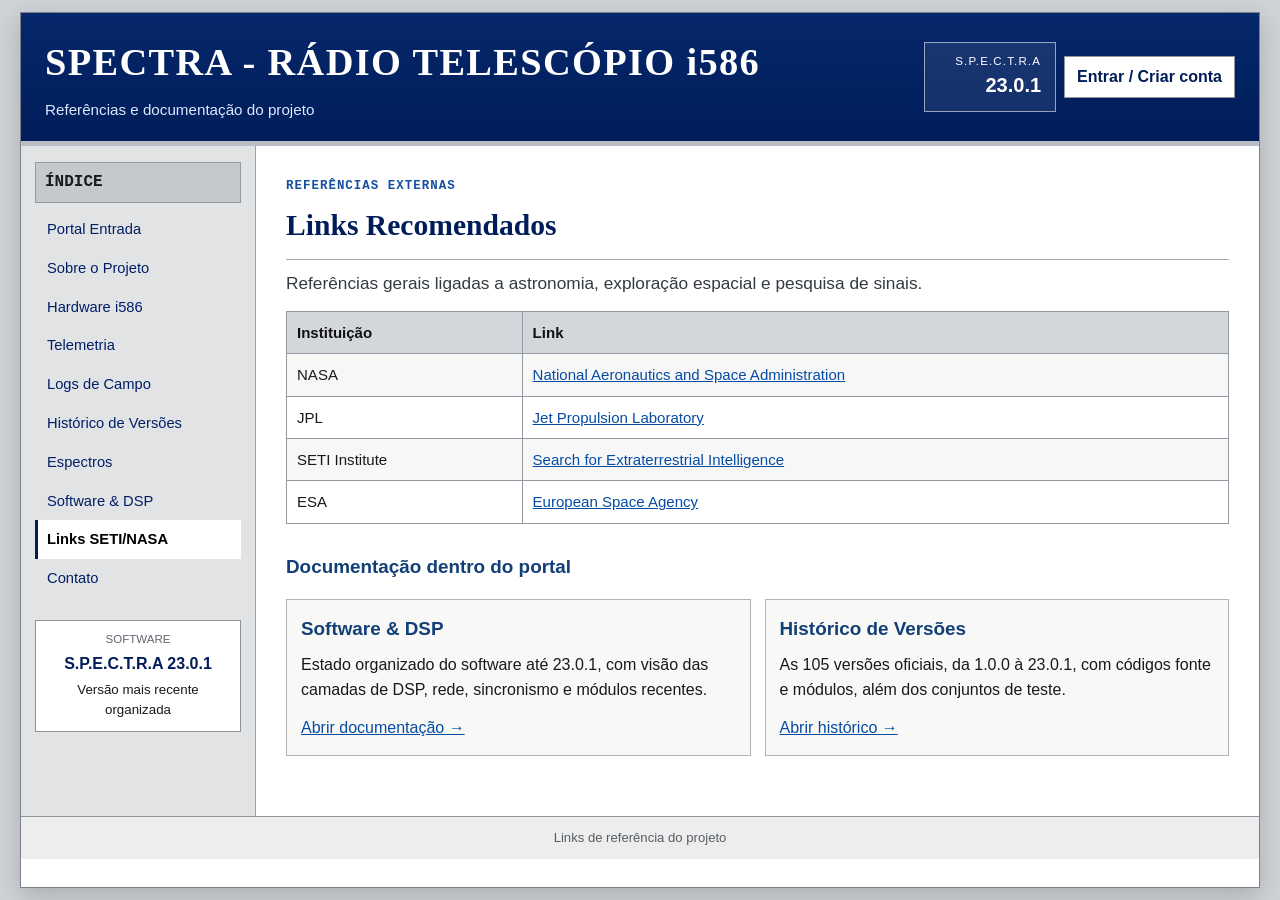
<file: links.html>
<!DOCTYPE html>

<html lang="pt-BR">
<head>
<meta charset="utf-8"/>
<meta content="width=device-width, initial-scale=1.0" name="viewport"/>
<title>Links Recomendados - Rádio Astronomia</title>
<link href="style.css" rel="stylesheet"/>
</head>
<body>
<div class="container-full">
<header class="site-header">
<div>
<h1>SPECTRA - RÁDIO TELESCÓPIO i586</h1>
<p class="sub">Referências e documentação do projeto</p>
</div>
<div class="header-actions"><div class="header-version"><span>S.P.E.C.T.R.A</span><strong>23.0.1</strong></div><a class="account-link" data-account-link href="conta.html">Entrar / Criar conta</a></div>
</header>
<div class="main-layout">
<nav aria-label="Navegação principal" class="sidebar"><div class="sidebar-title">ÍNDICE</div><ul><li><a class="nav-link" href="index.html">Portal Entrada</a></li><li><a class="nav-link" href="sobre.html">Sobre o Projeto</a></li><li><a class="nav-link" href="hardware.html">Hardware i586</a></li><li><a class="nav-link" href="telemetria.html">Telemetria</a></li><li><a class="nav-link" href="logs.html">Logs de Campo</a></li><li><a class="nav-link" href="versoes.html">Histórico de Versões</a></li><li><a class="nav-link" href="espectros.html">Espectros</a></li><li><a class="nav-link" href="software.html">Software &amp; DSP</a></li><li><a class="nav-link active" href="links.html">Links SETI/NASA</a></li><li><a class="nav-link" href="contato.html">Contato</a></li></ul><div class="sidebar-version"><span>SOFTWARE</span><strong>S.P.E.C.T.R.A 23.0.1</strong><small>Versão mais recente organizada</small></div></nav>
<main class="content">
<span class="kicker">REFERÊNCIAS EXTERNAS</span>
<h2>Links Recomendados</h2>
<p class="lead">Referências gerais ligadas a astronomia, exploração espacial e pesquisa de sinais.</p>
<table class="tech-table">
<tr><th>Instituição</th><th>Link</th></tr>
<tr><td>NASA</td><td><a href="https://www.nasa.gov" rel="noopener noreferrer" target="_blank">National Aeronautics and Space Administration</a></td></tr>
<tr><td>JPL</td><td><a href="https://www.jpl.nasa.gov" rel="noopener noreferrer" target="_blank">Jet Propulsion Laboratory</a></td></tr>
<tr><td>SETI Institute</td><td><a href="https://www.seti.org" rel="noopener noreferrer" target="_blank">Search for Extraterrestrial Intelligence</a></td></tr>
<tr><td>ESA</td><td><a href="https://www.esa.int" rel="noopener noreferrer" target="_blank">European Space Agency</a></td></tr>
</table>
<h3>Documentação dentro do portal</h3>
<div class="card-grid"><div class="card"><h3>Software &amp; DSP</h3><p>Estado organizado do software até 23.0.1, com visão das camadas de DSP, rede, sincronismo e módulos recentes.</p><a href="software.html">Abrir documentação →</a></div><div class="card"><h3>Histórico de Versões</h3><p>As 105 versões oficiais, da 1.0.0 à 23.0.1, com códigos fonte e módulos, além dos conjuntos de teste.</p><a href="versoes.html">Abrir histórico →</a></div></div>
</main>
</div>
<footer><p>Links de referência do projeto</p></footer>
</div>
<script src="app.js" defer></script>
</body>
</html>
</file>
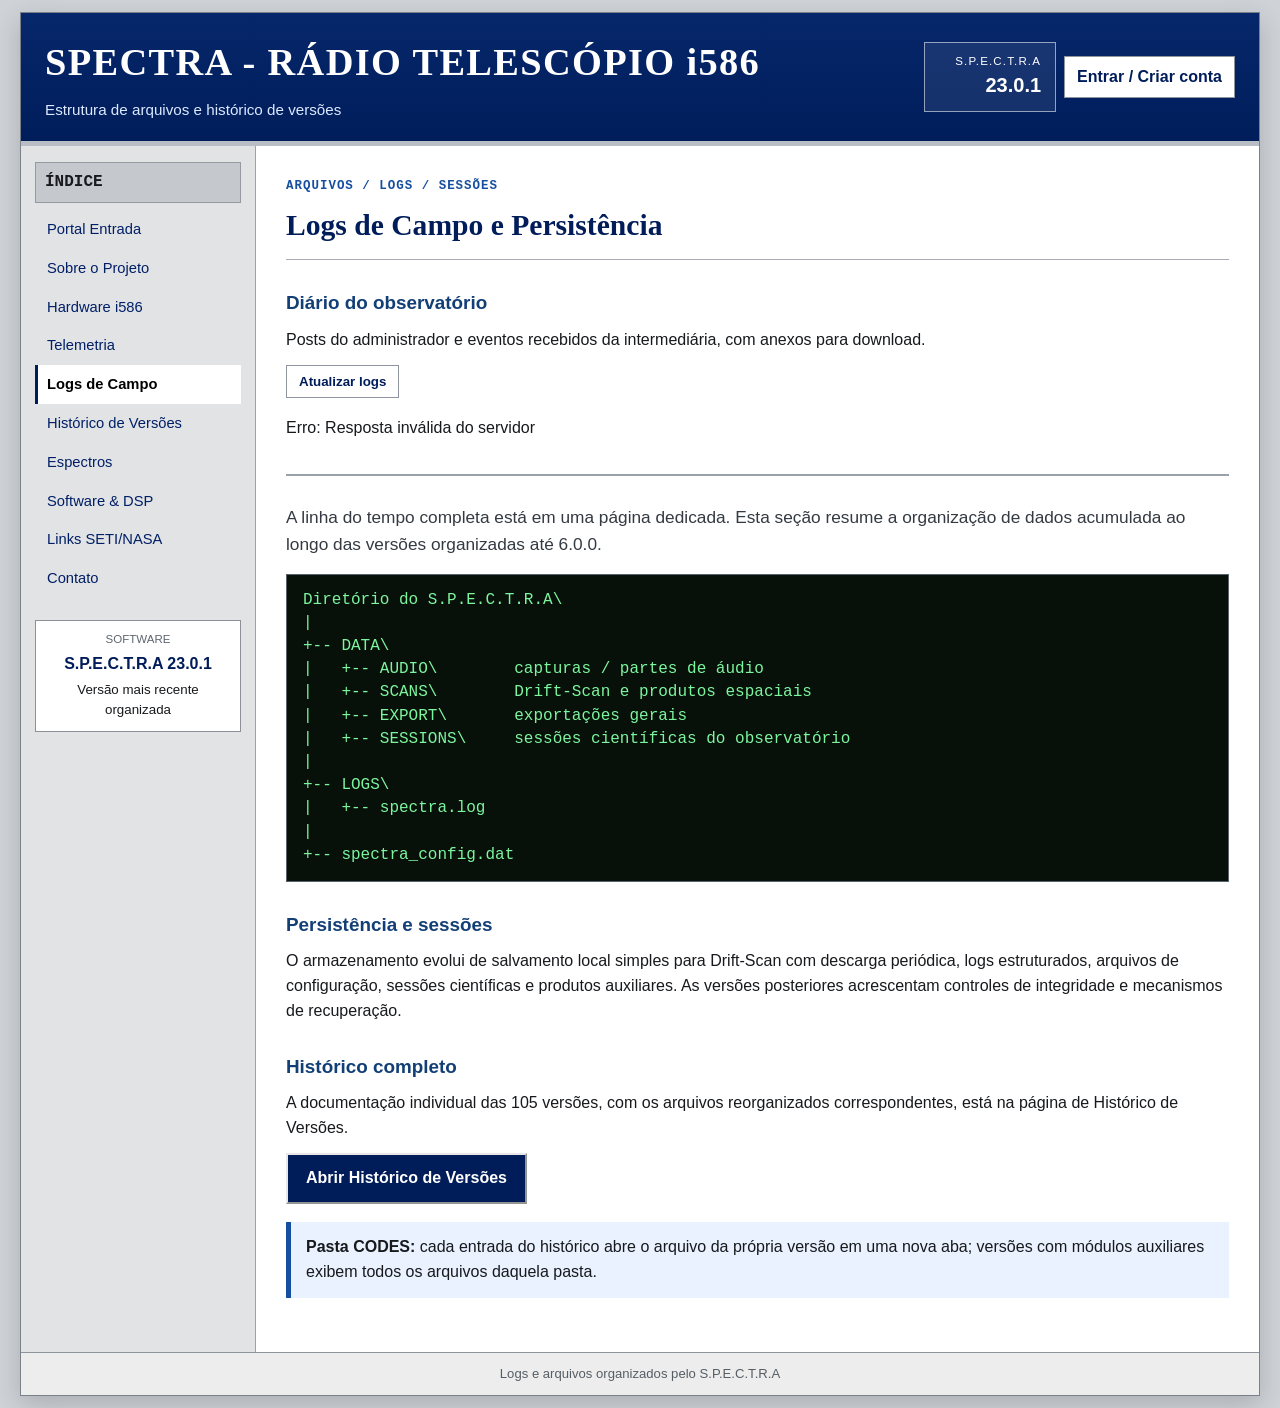
<file: logs.html>
<!DOCTYPE html>

<html lang="pt-BR">
<head>
<meta charset="utf-8"/>
<meta content="width=device-width, initial-scale=1.0" name="viewport"/>
<title>Logs de Campo - Rádio Telescópio i586</title>
<link href="style.css" rel="stylesheet"/>
</head>
<body>
<div class="container-full">
<header class="site-header">
<div>
<h1>SPECTRA - RÁDIO TELESCÓPIO i586</h1>
<p class="sub">Estrutura de arquivos e histórico de versões</p>
</div>
<div class="header-actions"><div class="header-version"><span>S.P.E.C.T.R.A</span><strong>23.0.1</strong></div><a class="account-link" data-account-link href="conta.html">Entrar / Criar conta</a></div>
</header>
<div class="main-layout">
<nav aria-label="Navegação principal" class="sidebar"><div class="sidebar-title">ÍNDICE</div><ul><li><a class="nav-link" href="index.html">Portal Entrada</a></li><li><a class="nav-link" href="sobre.html">Sobre o Projeto</a></li><li><a class="nav-link" href="hardware.html">Hardware i586</a></li><li><a class="nav-link" href="telemetria.html">Telemetria</a></li><li><a class="nav-link active" href="logs.html">Logs de Campo</a></li><li><a class="nav-link" href="versoes.html">Histórico de Versões</a></li><li><a class="nav-link" href="espectros.html">Espectros</a></li><li><a class="nav-link" href="software.html">Software &amp; DSP</a></li><li><a class="nav-link" href="links.html">Links SETI/NASA</a></li><li><a class="nav-link" href="contato.html">Contato</a></li></ul><div class="sidebar-version"><span>SOFTWARE</span><strong>S.P.E.C.T.R.A 23.0.1</strong><small>Versão mais recente organizada</small></div></nav>
<main class="content">
<span class="kicker">ARQUIVOS / LOGS / SESSÕES</span>
<h2>Logs de Campo e Persistência</h2>
<section class="live-section" aria-labelledby="live-logs-title">
<h3 id="live-logs-title">Diário do observatório</h3>
<p>Posts do administrador e eventos recebidos da intermediária, com anexos para download.</p>
<div class="telemetry-toolbar"><button type="button" class="small-button" id="reload-logs">Atualizar logs</button></div>
<div id="logs-list" aria-live="polite"></div></section>

<p class="lead">A linha do tempo completa está em uma página dedicada. Esta seção resume a organização de dados acumulada ao longo das versões organizadas até 6.0.0.</p>
<div class="retro-box"><div class="directory-tree">Diretório do S.P.E.C.T.R.A\
|
+-- DATA\
|   +-- AUDIO\        capturas / partes de áudio
|   +-- SCANS\        Drift-Scan e produtos espaciais
|   +-- EXPORT\       exportações gerais
|   +-- SESSIONS\     sessões científicas do observatório
|
+-- LOGS\
|   +-- spectra.log
|
+-- spectra_config.dat</div></div>
<h3>Persistência e sessões</h3>
<p>O armazenamento evolui de salvamento local simples para Drift-Scan com descarga periódica, logs estruturados, arquivos de configuração, sessões científicas e produtos auxiliares. As versões posteriores acrescentam controles de integridade e mecanismos de recuperação.</p>
<h3>Histórico completo</h3>
<p>A documentação individual das 105 versões, com os arquivos reorganizados correspondentes, está na página de Histórico de Versões.</p>
<p><a class="button-link" href="versoes.html">Abrir Histórico de Versões</a></p>
<div class="note"><strong>Pasta CODES:</strong> cada entrada do histórico abre o arquivo da própria versão em uma nova aba; versões com módulos auxiliares exibem todos os arquivos daquela pasta.</div>
</main>
</div>
<footer><p>Logs e arquivos organizados pelo S.P.E.C.T.R.A</p></footer>
</div>
<script src="app.js" defer></script><script src="logs.js" defer></script>
</body>
</html>
</file>
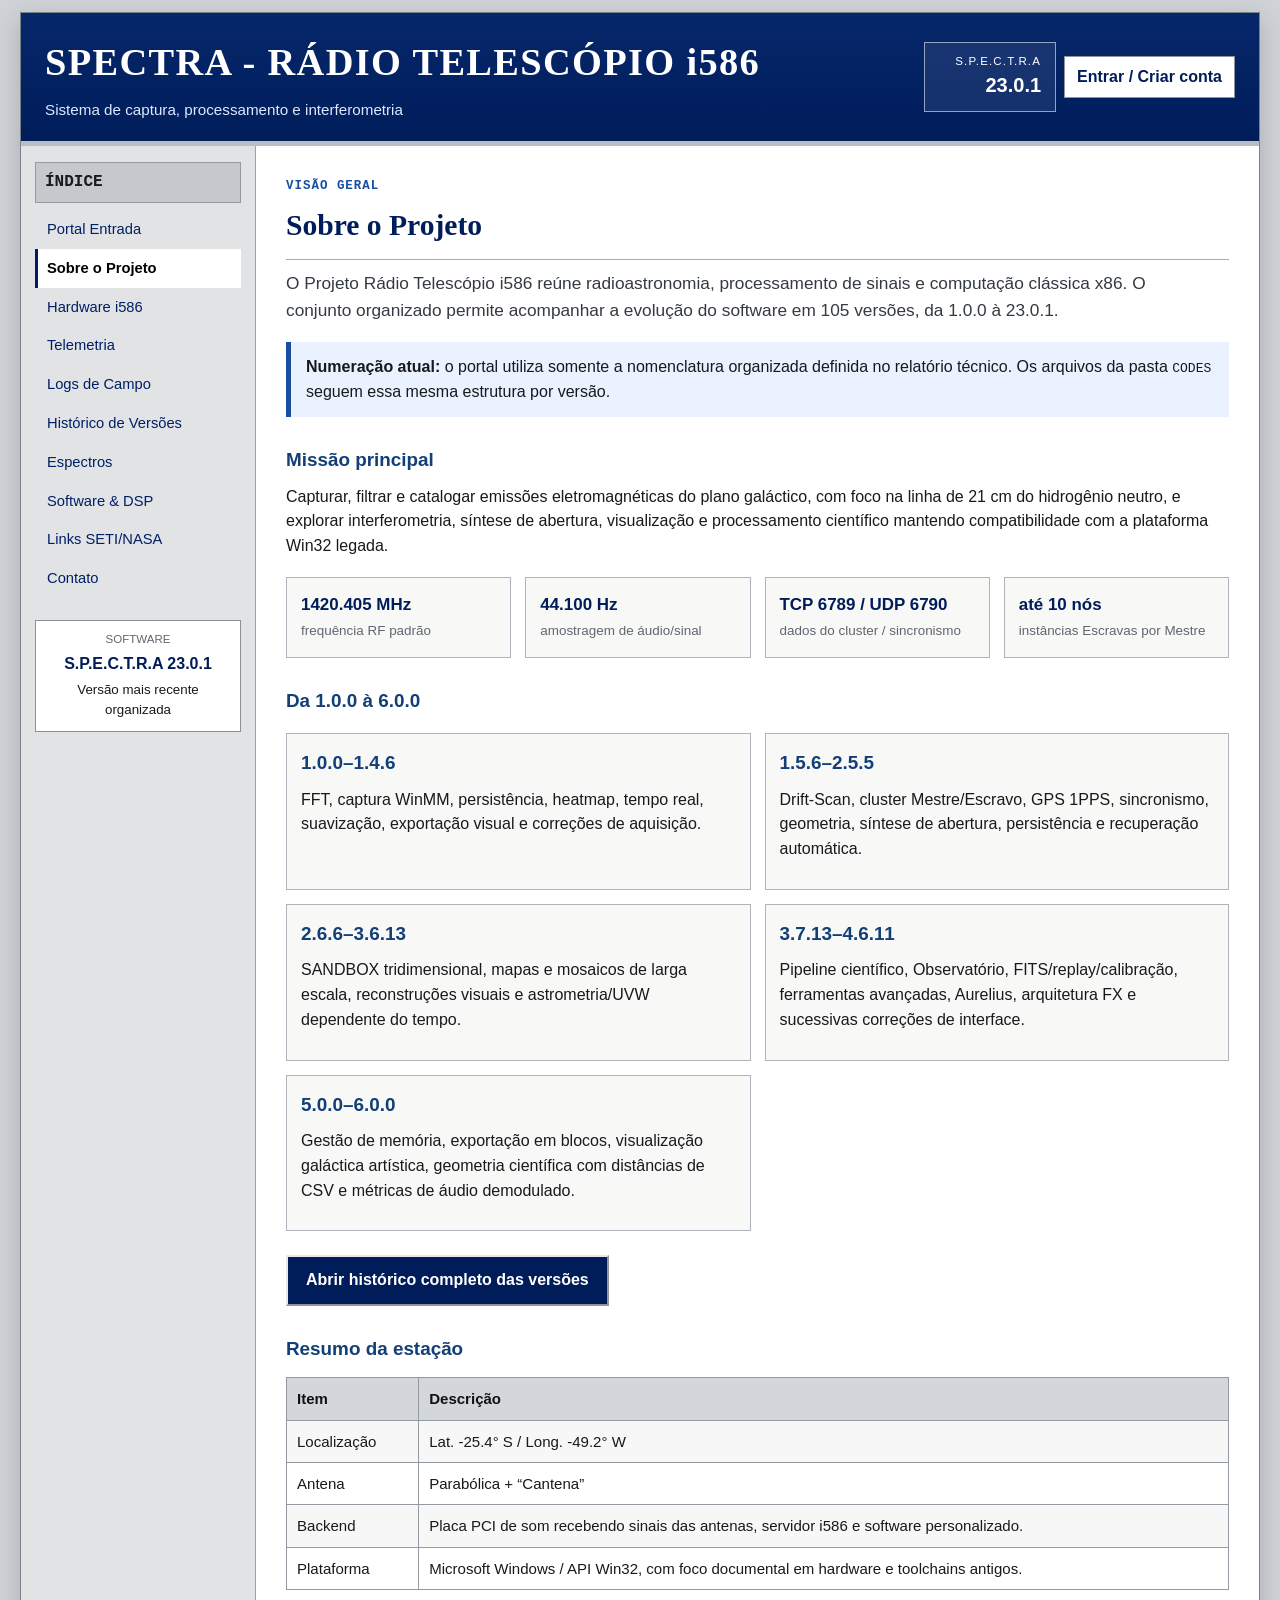
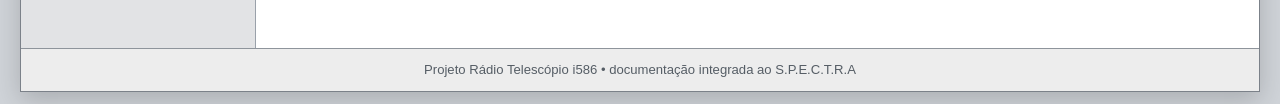
<file: sobre.html>
<!DOCTYPE html>

<html lang="pt-BR">
<head>
<meta charset="utf-8"/>
<meta content="width=device-width, initial-scale=1.0" name="viewport"/>
<title>Sobre o Projeto - Rádio Telescópio i586</title>
<link href="style.css" rel="stylesheet"/>
</head>
<body>
<div class="container-full">
<header class="site-header">
<div>
<h1>SPECTRA - RÁDIO TELESCÓPIO i586</h1>
<p class="sub">Sistema de captura, processamento e interferometria</p>
</div>
<div class="header-actions"><div class="header-version"><span>S.P.E.C.T.R.A</span><strong>23.0.1</strong></div><a class="account-link" data-account-link href="conta.html">Entrar / Criar conta</a></div>
</header>
<div class="main-layout">
<nav aria-label="Navegação principal" class="sidebar"><div class="sidebar-title">ÍNDICE</div><ul><li><a class="nav-link" href="index.html">Portal Entrada</a></li><li><a class="nav-link active" href="sobre.html">Sobre o Projeto</a></li><li><a class="nav-link" href="hardware.html">Hardware i586</a></li><li><a class="nav-link" href="telemetria.html">Telemetria</a></li><li><a class="nav-link" href="logs.html">Logs de Campo</a></li><li><a class="nav-link" href="versoes.html">Histórico de Versões</a></li><li><a class="nav-link" href="espectros.html">Espectros</a></li><li><a class="nav-link" href="software.html">Software &amp; DSP</a></li><li><a class="nav-link" href="links.html">Links SETI/NASA</a></li><li><a class="nav-link" href="contato.html">Contato</a></li></ul><div class="sidebar-version"><span>SOFTWARE</span><strong>S.P.E.C.T.R.A 23.0.1</strong><small>Versão mais recente organizada</small></div></nav>
<main class="content">
<span class="kicker">VISÃO GERAL</span>
<h2>Sobre o Projeto</h2>
<p class="lead">O Projeto Rádio Telescópio i586 reúne radioastronomia, processamento de sinais e computação clássica x86. O conjunto organizado permite acompanhar a evolução do software em 105 versões, da 1.0.0 à 23.0.1.</p>
<div class="note"><strong>Numeração atual:</strong> o portal utiliza somente a nomenclatura organizada definida no relatório técnico. Os arquivos da pasta <code>CODES</code> seguem essa mesma estrutura por versão.</div>
<h3>Missão principal</h3>
<p>Capturar, filtrar e catalogar emissões eletromagnéticas do plano galáctico, com foco na linha de 21 cm do hidrogênio neutro, e explorar interferometria, síntese de abertura, visualização e processamento científico mantendo compatibilidade com a plataforma Win32 legada.</p>
<div class="info-grid">
<div class="info-card"><strong>1420.405 MHz</strong><span>frequência RF padrão</span></div>
<div class="info-card"><strong>44.100 Hz</strong><span>amostragem de áudio/sinal</span></div>
<div class="info-card"><strong>TCP 6789 / UDP 6790</strong><span>dados do cluster / sincronismo</span></div>
<div class="info-card"><strong>até 10 nós</strong><span>instâncias Escravas por Mestre</span></div>
</div>
<h3>Da 1.0.0 à 6.0.0</h3>
<div class="card-grid">
<div class="card"><h3>1.0.0–1.4.6</h3><p>FFT, captura WinMM, persistência, heatmap, tempo real, suavização, exportação visual e correções de aquisição.</p></div>
<div class="card"><h3>1.5.6–2.5.5</h3><p>Drift-Scan, cluster Mestre/Escravo, GPS 1PPS, sincronismo, geometria, síntese de abertura, persistência e recuperação automática.</p></div>
<div class="card"><h3>2.6.6–3.6.13</h3><p>SANDBOX tridimensional, mapas e mosaicos de larga escala, reconstruções visuais e astrometria/UVW dependente do tempo.</p></div>
<div class="card"><h3>3.7.13–4.6.11</h3><p>Pipeline científico, Observatório, FITS/replay/calibração, ferramentas avançadas, Aurelius, arquitetura FX e sucessivas correções de interface.</p></div>
<div class="card"><h3>5.0.0–6.0.0</h3><p>Gestão de memória, exportação em blocos, visualização galáctica artística, geometria científica com distâncias de CSV e métricas de áudio demodulado.</p></div>
</div>
<p><a class="button-link" href="versoes.html">Abrir histórico completo das versões</a></p>
<h3>Resumo da estação</h3>
<table class="tech-table"><tr><th>Item</th><th>Descrição</th></tr>
<tr><td>Localização</td><td>Lat. -25.4° S / Long. -49.2° W</td></tr>
<tr><td>Antena</td><td>Parabólica + “Cantena”</td></tr>
<tr><td>Backend</td><td>Placa PCI de som recebendo sinais das antenas, servidor i586 e software personalizado.</td></tr>
<tr><td>Plataforma</td><td>Microsoft Windows / API Win32, com foco documental em hardware e toolchains antigos.</td></tr></table>
</main>
</div>
<footer><p>Projeto Rádio Telescópio i586 • documentação integrada ao S.P.E.C.T.R.A</p></footer>
</div>
<script src="app.js" defer></script>
</body>
</html>
</file>
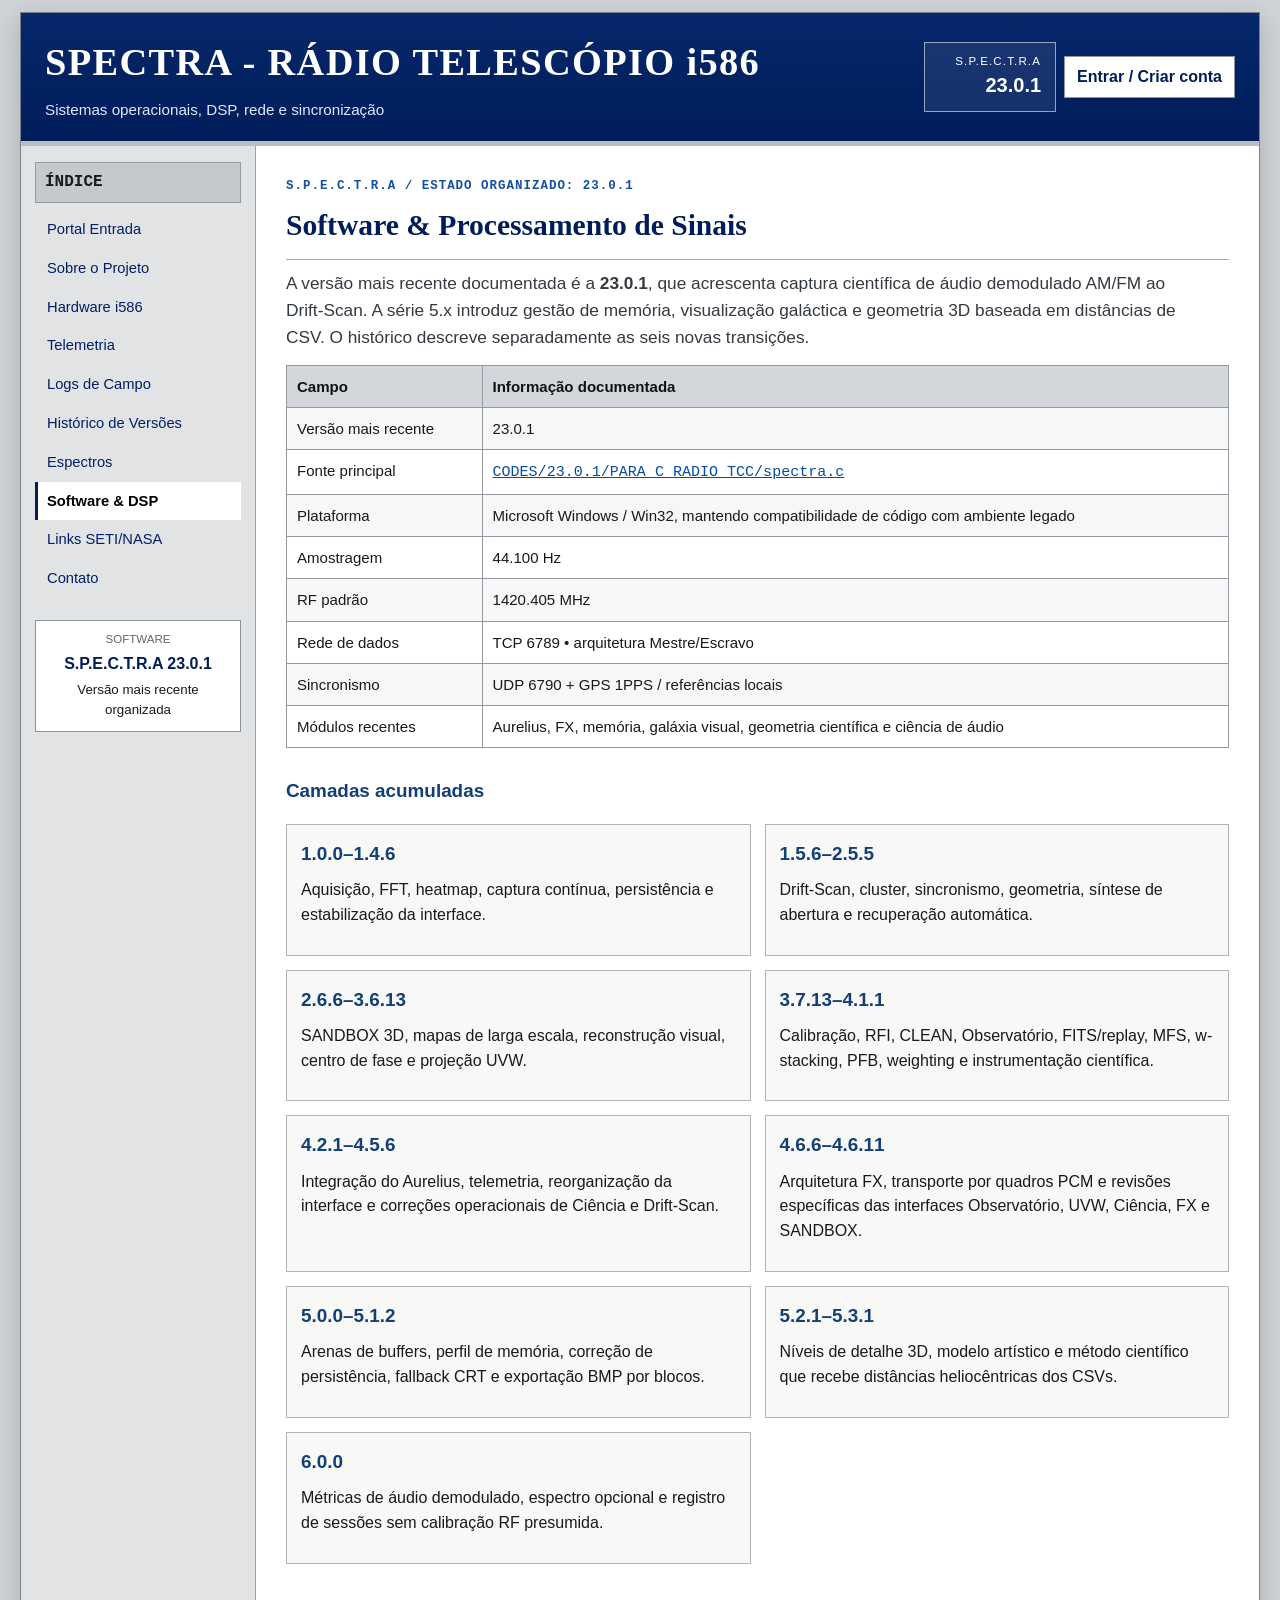
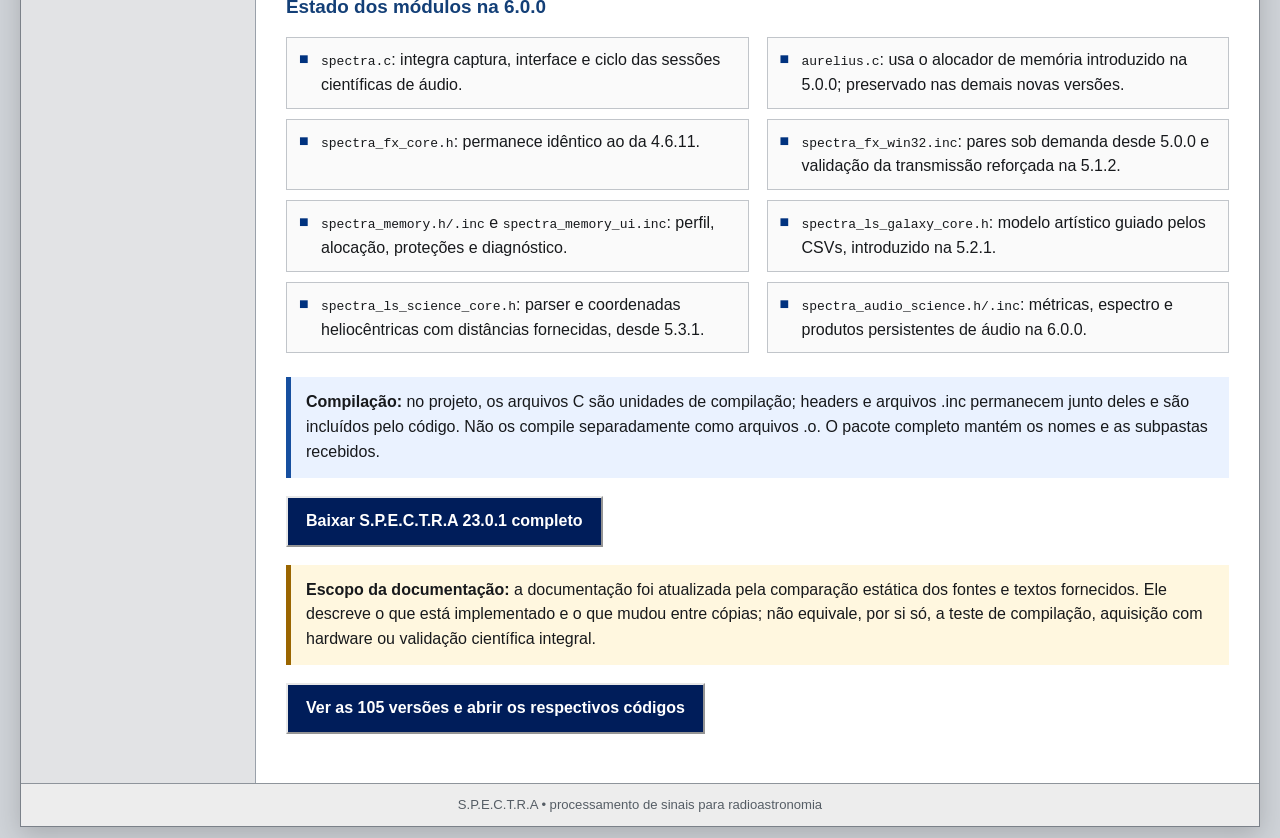
<file: software.html>
<!DOCTYPE html>

<html lang="pt-BR">
<head>
<meta charset="utf-8"/>
<meta content="width=device-width, initial-scale=1.0" name="viewport"/>
<title>Software &amp; DSP - S.P.E.C.T.R.A</title>
<link href="style.css" rel="stylesheet"/>
</head>
<body>
<div class="container-full">
<header class="site-header">
<div>
<h1>SPECTRA - RÁDIO TELESCÓPIO i586</h1>
<p class="sub">Sistemas operacionais, DSP, rede e sincronização</p>
</div>
<div class="header-actions"><div class="header-version"><span>S.P.E.C.T.R.A</span><strong>23.0.1</strong></div><a class="account-link" data-account-link href="conta.html">Entrar / Criar conta</a></div>
</header>
<div class="main-layout">
<nav aria-label="Navegação principal" class="sidebar"><div class="sidebar-title">ÍNDICE</div><ul><li><a class="nav-link" href="index.html">Portal Entrada</a></li><li><a class="nav-link" href="sobre.html">Sobre o Projeto</a></li><li><a class="nav-link" href="hardware.html">Hardware i586</a></li><li><a class="nav-link" href="telemetria.html">Telemetria</a></li><li><a class="nav-link" href="logs.html">Logs de Campo</a></li><li><a class="nav-link" href="versoes.html">Histórico de Versões</a></li><li><a class="nav-link" href="espectros.html">Espectros</a></li><li><a class="nav-link active" href="software.html">Software &amp; DSP</a></li><li><a class="nav-link" href="links.html">Links SETI/NASA</a></li><li><a class="nav-link" href="contato.html">Contato</a></li></ul><div class="sidebar-version"><span>SOFTWARE</span><strong>S.P.E.C.T.R.A 23.0.1</strong><small>Versão mais recente organizada</small></div></nav>
<main class="content">
<span class="kicker">S.P.E.C.T.R.A / ESTADO ORGANIZADO: 23.0.1</span>
<h2>Software &amp; Processamento de Sinais</h2>
<p class="lead">A versão mais recente documentada é a <strong>23.0.1</strong>, que acrescenta captura científica de áudio demodulado AM/FM ao Drift-Scan. A série 5.x introduz gestão de memória, visualização galáctica e geometria 3D baseada em distâncias de CSV. O histórico descreve separadamente as seis novas transições.</p>
<table class="tech-table">
<tr><th>Campo</th><th>Informação documentada</th></tr>
<tr><td>Versão mais recente</td><td>23.0.1</td></tr>
<tr><td>Fonte principal</td><td><a href="CODES/23.0.1/PARA_C_RADIO_TCC/spectra.c" target="_blank" rel="noopener noreferrer"><code>CODES/23.0.1/PARA_C_RADIO_TCC/spectra.c</code></a></td></tr>
<tr><td>Plataforma</td><td>Microsoft Windows / Win32, mantendo compatibilidade de código com ambiente legado</td></tr>
<tr><td>Amostragem</td><td>44.100 Hz</td></tr>
<tr><td>RF padrão</td><td>1420.405 MHz</td></tr>
<tr><td>Rede de dados</td><td>TCP 6789 • arquitetura Mestre/Escravo</td></tr>
<tr><td>Sincronismo</td><td>UDP 6790 + GPS 1PPS / referências locais</td></tr>
<tr><td>Módulos recentes</td><td>Aurelius, FX, memória, galáxia visual, geometria científica e ciência de áudio</td></tr>
</table>
<h3>Camadas acumuladas</h3>
<div class="card-grid">
<div class="card"><h3>1.0.0–1.4.6</h3><p>Aquisição, FFT, heatmap, captura contínua, persistência e estabilização da interface.</p></div>
<div class="card"><h3>1.5.6–2.5.5</h3><p>Drift-Scan, cluster, sincronismo, geometria, síntese de abertura e recuperação automática.</p></div>
<div class="card"><h3>2.6.6–3.6.13</h3><p>SANDBOX 3D, mapas de larga escala, reconstrução visual, centro de fase e projeção UVW.</p></div>
<div class="card"><h3>3.7.13–4.1.1</h3><p>Calibração, RFI, CLEAN, Observatório, FITS/replay, MFS, w-stacking, PFB, weighting e instrumentação científica.</p></div>
<div class="card"><h3>4.2.1–4.5.6</h3><p>Integração do Aurelius, telemetria, reorganização da interface e correções operacionais de Ciência e Drift-Scan.</p></div>
<div class="card"><h3>4.6.6–4.6.11</h3><p>Arquitetura FX, transporte por quadros PCM e revisões específicas das interfaces Observatório, UVW, Ciência, FX e SANDBOX.</p></div>
<div class="card"><h3>5.0.0–5.1.2</h3><p>Arenas de buffers, perfil de memória, correção de persistência, fallback CRT e exportação BMP por blocos.</p></div><div class="card"><h3>5.2.1–5.3.1</h3><p>Níveis de detalhe 3D, modelo artístico e método científico que recebe distâncias heliocêntricas dos CSVs.</p></div><div class="card"><h3>6.0.0</h3><p>Métricas de áudio demodulado, espectro opcional e registro de sessões sem calibração RF presumida.</p></div></div>
<h3>Estado dos módulos na 6.0.0</h3>
<ul class="feature-list">
<li><code>spectra.c</code>: integra captura, interface e ciclo das sessões científicas de áudio.</li>
<li><code>aurelius.c</code>: usa o alocador de memória introduzido na 5.0.0; preservado nas demais novas versões.</li>
<li><code>spectra_fx_core.h</code>: permanece idêntico ao da 4.6.11.</li>
<li><code>spectra_fx_win32.inc</code>: pares sob demanda desde 5.0.0 e validação da transmissão reforçada na 5.1.2.</li>
<li><code>spectra_memory.h/.inc</code> e <code>spectra_memory_ui.inc</code>: perfil, alocação, proteções e diagnóstico.</li>
<li><code>spectra_ls_galaxy_core.h</code>: modelo artístico guiado pelos CSVs, introduzido na 5.2.1.</li>
<li><code>spectra_ls_science_core.h</code>: parser e coordenadas heliocêntricas com distâncias fornecidas, desde 5.3.1.</li>
<li><code>spectra_audio_science.h/.inc</code>: métricas, espectro e produtos persistentes de áudio na 6.0.0.</li>
</ul>
<div class="note"><strong>Compilação:</strong> no projeto, os arquivos C são unidades de compilação; headers e arquivos .inc permanecem junto deles e são incluídos pelo código. Não os compile separadamente como arquivos .o. O pacote completo mantém os nomes e as subpastas recebidos.</div>
<p><a class="button-link" href="downloads/23.0.1.zip" download>Baixar S.P.E.C.T.R.A 23.0.1 completo</a></p>
<div class="warning"><strong>Escopo da documentação:</strong> a documentação foi atualizada pela comparação estática dos fontes e textos fornecidos. Ele descreve o que está implementado e o que mudou entre cópias; não equivale, por si só, a teste de compilação, aquisição com hardware ou validação científica integral.</div>
<p><a class="button-link" href="versoes.html">Ver as 105 versões e abrir os respectivos códigos</a></p>
</main>
</div>
<footer><p>S.P.E.C.T.R.A • processamento de sinais para radioastronomia</p></footer>
</div>
<script src="app.js" defer></script>
</body>
</html>
</file>
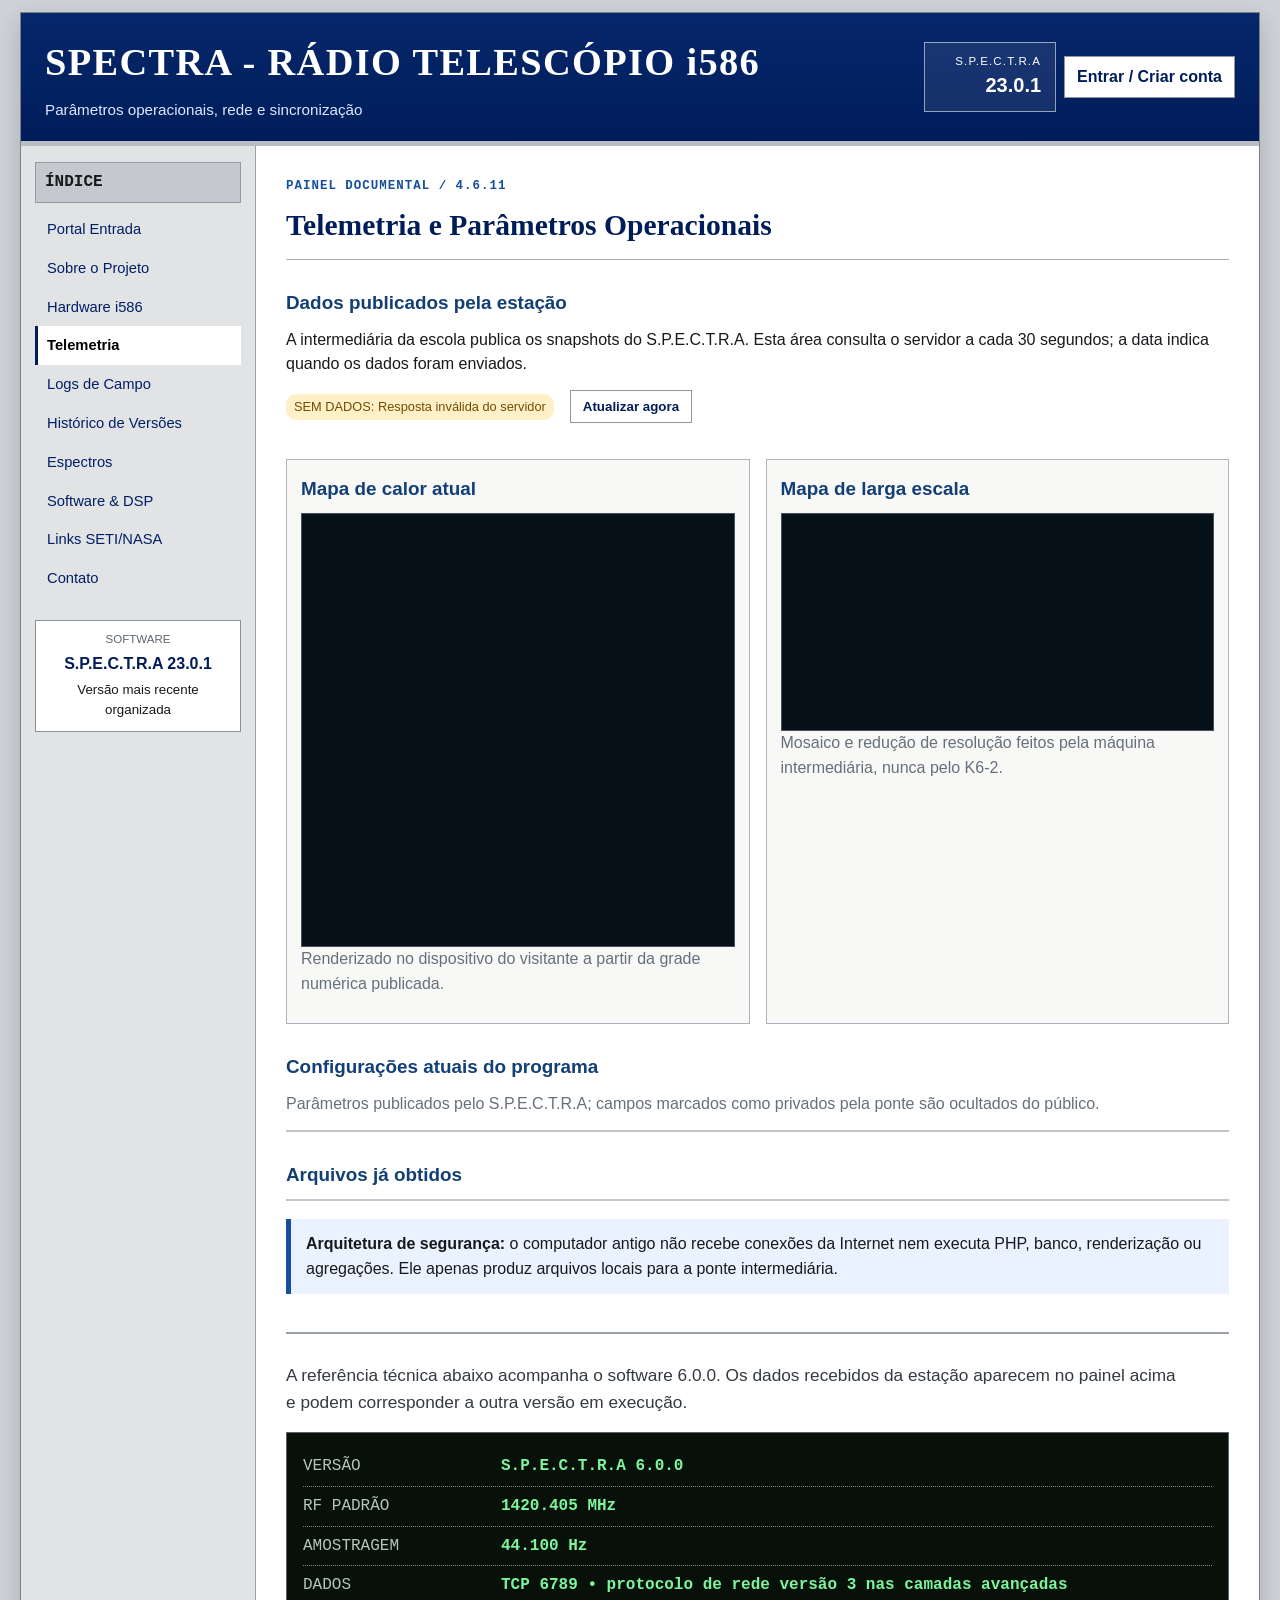
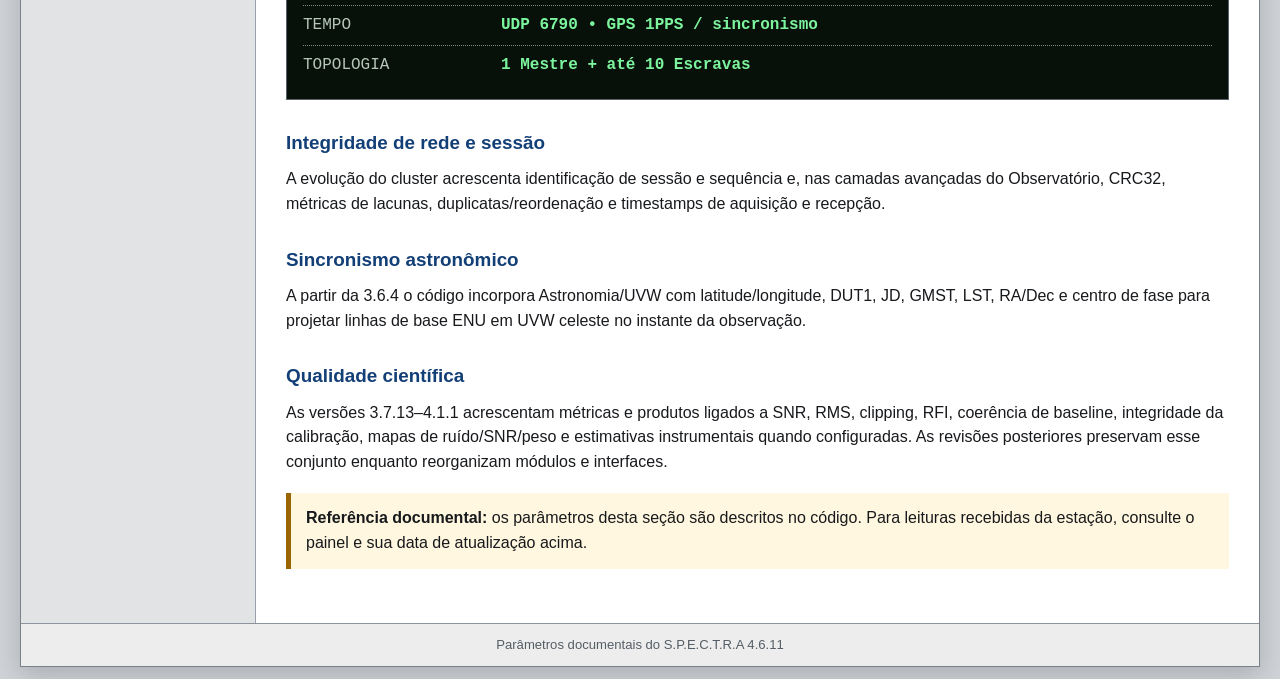
<file: telemetria.html>
<!DOCTYPE html>

<html lang="pt-BR">
<head>
<meta charset="utf-8"/>
<meta content="width=device-width, initial-scale=1.0" name="viewport"/>
<title>Telemetria - Rádio Telescópio i586</title>
<link href="style.css" rel="stylesheet"/>
</head>
<body>
<div class="container-full">
<header class="site-header">
<div>
<h1>SPECTRA - RÁDIO TELESCÓPIO i586</h1>
<p class="sub">Parâmetros operacionais, rede e sincronização</p>
</div>
<div class="header-actions"><div class="header-version"><span>S.P.E.C.T.R.A</span><strong>23.0.1</strong></div><a class="account-link" data-account-link href="conta.html">Entrar / Criar conta</a></div>
</header>
<div class="main-layout">
<nav aria-label="Navegação principal" class="sidebar"><div class="sidebar-title">ÍNDICE</div><ul><li><a class="nav-link" href="index.html">Portal Entrada</a></li><li><a class="nav-link" href="sobre.html">Sobre o Projeto</a></li><li><a class="nav-link" href="hardware.html">Hardware i586</a></li><li><a class="nav-link active" href="telemetria.html">Telemetria</a></li><li><a class="nav-link" href="logs.html">Logs de Campo</a></li><li><a class="nav-link" href="versoes.html">Histórico de Versões</a></li><li><a class="nav-link" href="espectros.html">Espectros</a></li><li><a class="nav-link" href="software.html">Software &amp; DSP</a></li><li><a class="nav-link" href="links.html">Links SETI/NASA</a></li><li><a class="nav-link" href="contato.html">Contato</a></li></ul><div class="sidebar-version"><span>SOFTWARE</span><strong>S.P.E.C.T.R.A 23.0.1</strong><small>Versão mais recente organizada</small></div></nav>
<main class="content">
<span class="kicker">PAINEL DOCUMENTAL / 4.6.11</span>
<h2>Telemetria e Parâmetros Operacionais</h2>
<section class="live-section" aria-labelledby="live-telemetry-title">
<h3 id="live-telemetry-title">Dados publicados pela estação</h3>
<p>A intermediária da escola publica os snapshots do S.P.E.C.T.R.A. Esta área consulta o servidor a cada 30 segundos; a data indica quando os dados foram enviados.</p>
<div class="telemetry-toolbar"><span id="telemetry-state" class="badge warn">Aguardando dados</span><span id="telemetry-updated" class="muted"></span><button class="small-button" id="refresh-telemetry">Atualizar agora</button></div><div id="telemetry-summary" class="kv-grid"></div><div class="live-grid"><section class="live-panel"><h3>Mapa de calor atual</h3><canvas id="heatmap-live" class="telemetry-canvas" width="500" height="500"></canvas><p class="muted">Renderizado no dispositivo do visitante a partir da grade numérica publicada.</p></section><section class="live-panel"><h3>Mapa de larga escala</h3><canvas id="heatmap-large" class="telemetry-canvas" width="720" height="360"></canvas><p class="muted">Mosaico e redução de resolução feitos pela máquina intermediária, nunca pelo K6-2.</p></section></div><h3>Configurações atuais do programa</h3><p class="muted">Parâmetros publicados pelo S.P.E.C.T.R.A; campos marcados como privados pela ponte são ocultados do público.</p><div id="config-table" class="scroll-table"></div><h3>Arquivos já obtidos</h3><div id="files-table" class="scroll-table"></div><div class="note"><strong>Arquitetura de segurança:</strong> o computador antigo não recebe conexões da Internet nem executa PHP, banco, renderização ou agregações. Ele apenas produz arquivos locais para a ponte intermediária.</div></section>

<p class="lead">A referência técnica abaixo acompanha o software 6.0.0. Os dados recebidos da estação aparecem no painel acima e podem corresponder a outra versão em execução.</p>
<div aria-label="Resumo de parâmetros técnicos" class="terminal">
<div class="status-line"><span class="status-label">VERSÃO</span><strong>S.P.E.C.T.R.A 6.0.0</strong></div>
<div class="status-line"><span class="status-label">RF PADRÃO</span><strong>1420.405 MHz</strong></div>
<div class="status-line"><span class="status-label">AMOSTRAGEM</span><strong>44.100 Hz</strong></div>
<div class="status-line"><span class="status-label">DADOS</span><strong>TCP 6789 • protocolo de rede versão 3 nas camadas avançadas</strong></div>
<div class="status-line"><span class="status-label">TEMPO</span><strong>UDP 6790 • GPS 1PPS / sincronismo</strong></div>
<div class="status-line"><span class="status-label">TOPOLOGIA</span><strong>1 Mestre + até 10 Escravas</strong></div>
</div>
<h3>Integridade de rede e sessão</h3>
<p>A evolução do cluster acrescenta identificação de sessão e sequência e, nas camadas avançadas do Observatório, CRC32, métricas de lacunas, duplicatas/reordenação e timestamps de aquisição e recepção.</p>
<h3>Sincronismo astronômico</h3>
<p>A partir da 3.6.4 o código incorpora Astronomia/UVW com latitude/longitude, DUT1, JD, GMST, LST, RA/Dec e centro de fase para projetar linhas de base ENU em UVW celeste no instante da observação.</p>
<h3>Qualidade científica</h3>
<p>As versões 3.7.13–4.1.1 acrescentam métricas e produtos ligados a SNR, RMS, clipping, RFI, coerência de baseline, integridade da calibração, mapas de ruído/SNR/peso e estimativas instrumentais quando configuradas. As revisões posteriores preservam esse conjunto enquanto reorganizam módulos e interfaces.</p>
<div class="warning"><strong>Referência documental:</strong> os parâmetros desta seção são descritos no código. Para leituras recebidas da estação, consulte o painel e sua data de atualização acima.</div>
</main>
</div>
<footer><p>Parâmetros documentais do S.P.E.C.T.R.A 4.6.11</p></footer>
</div>
<script src="app.js" defer></script><script src="telemetria.js" defer></script>
</body>
</html>
</file>
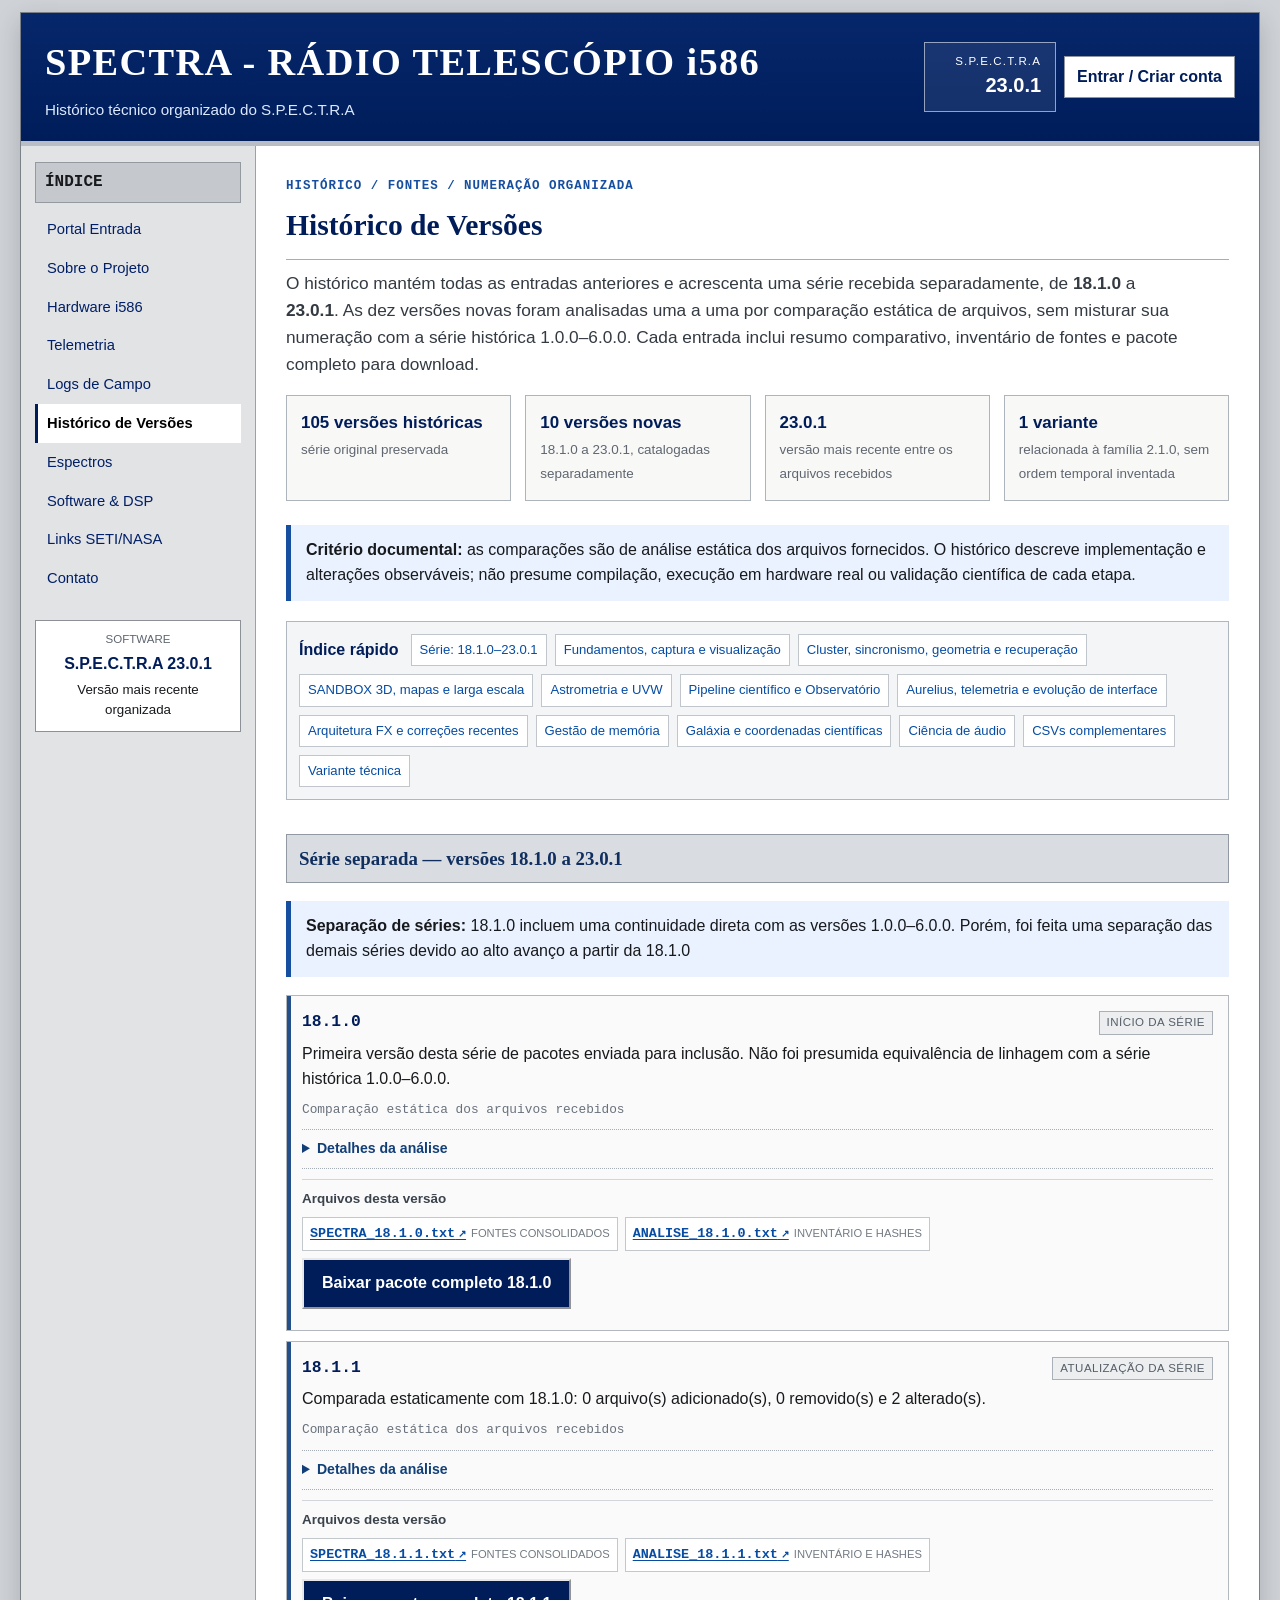
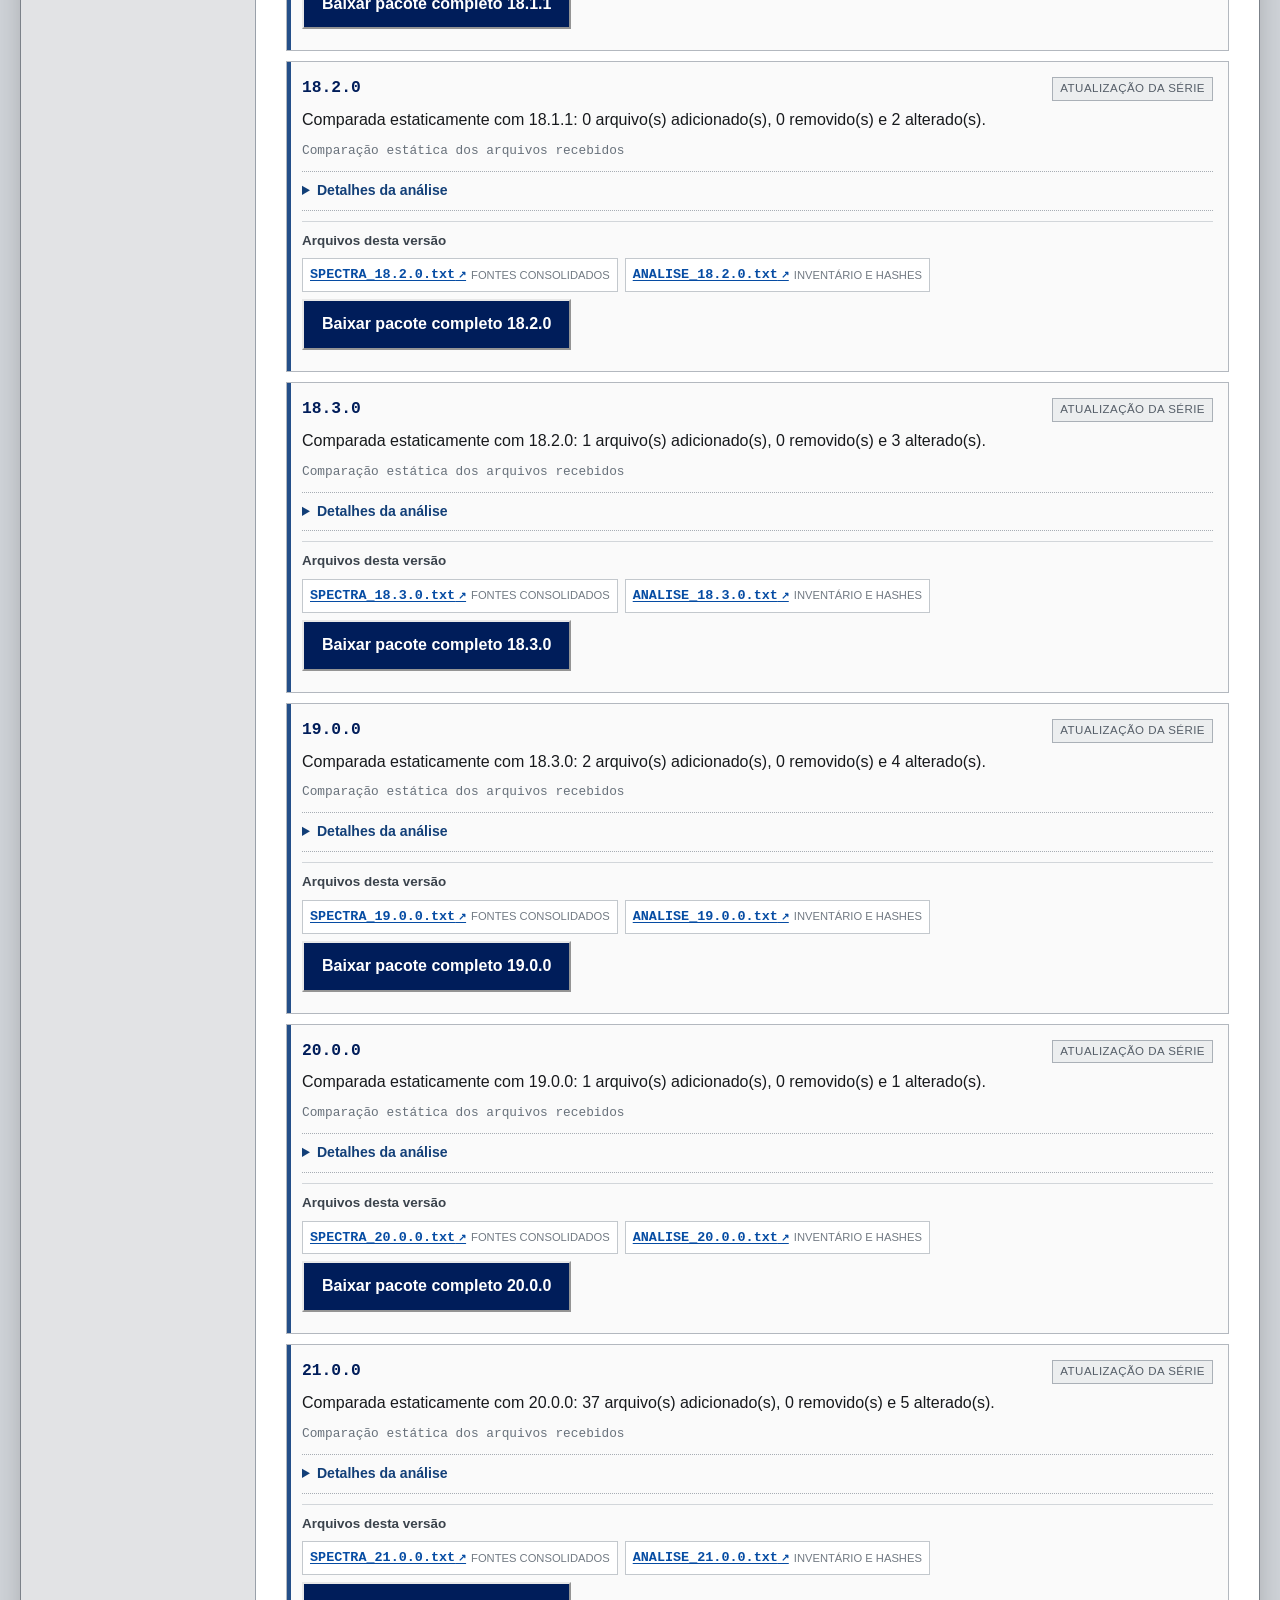
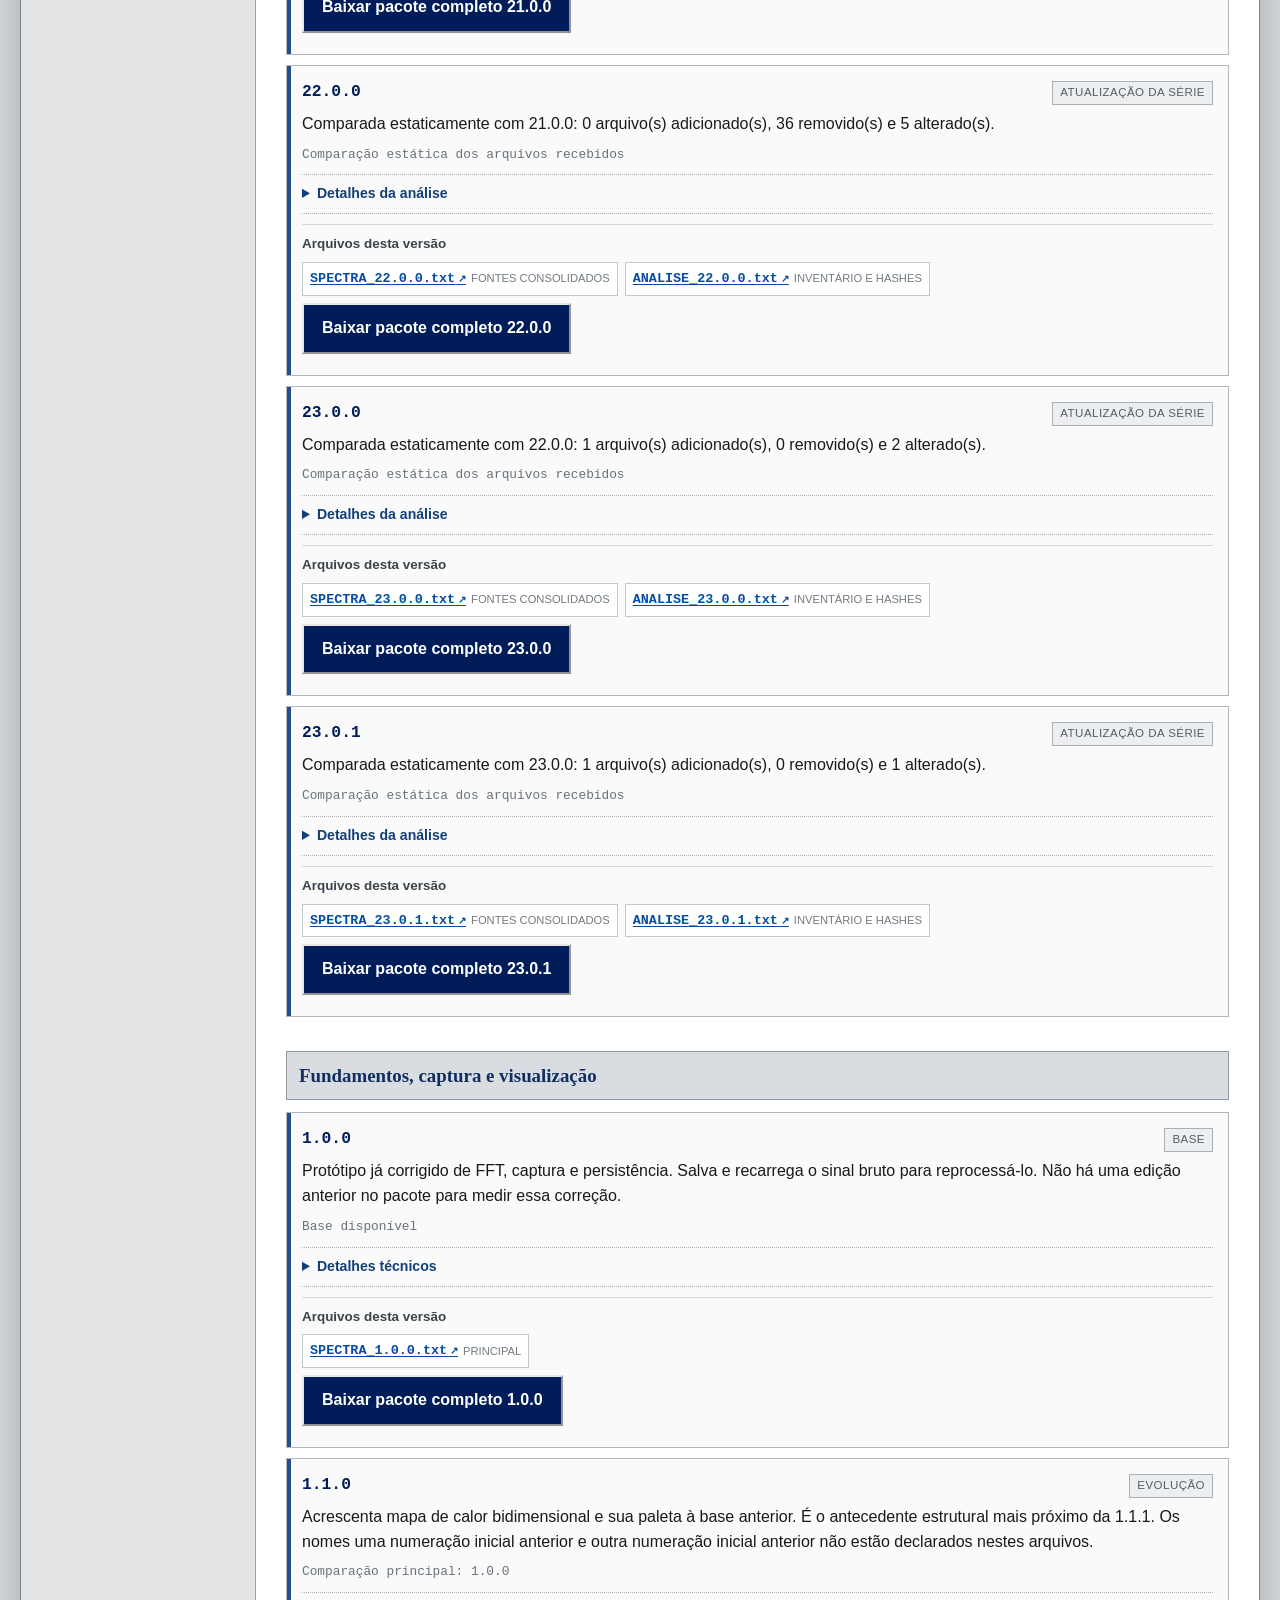
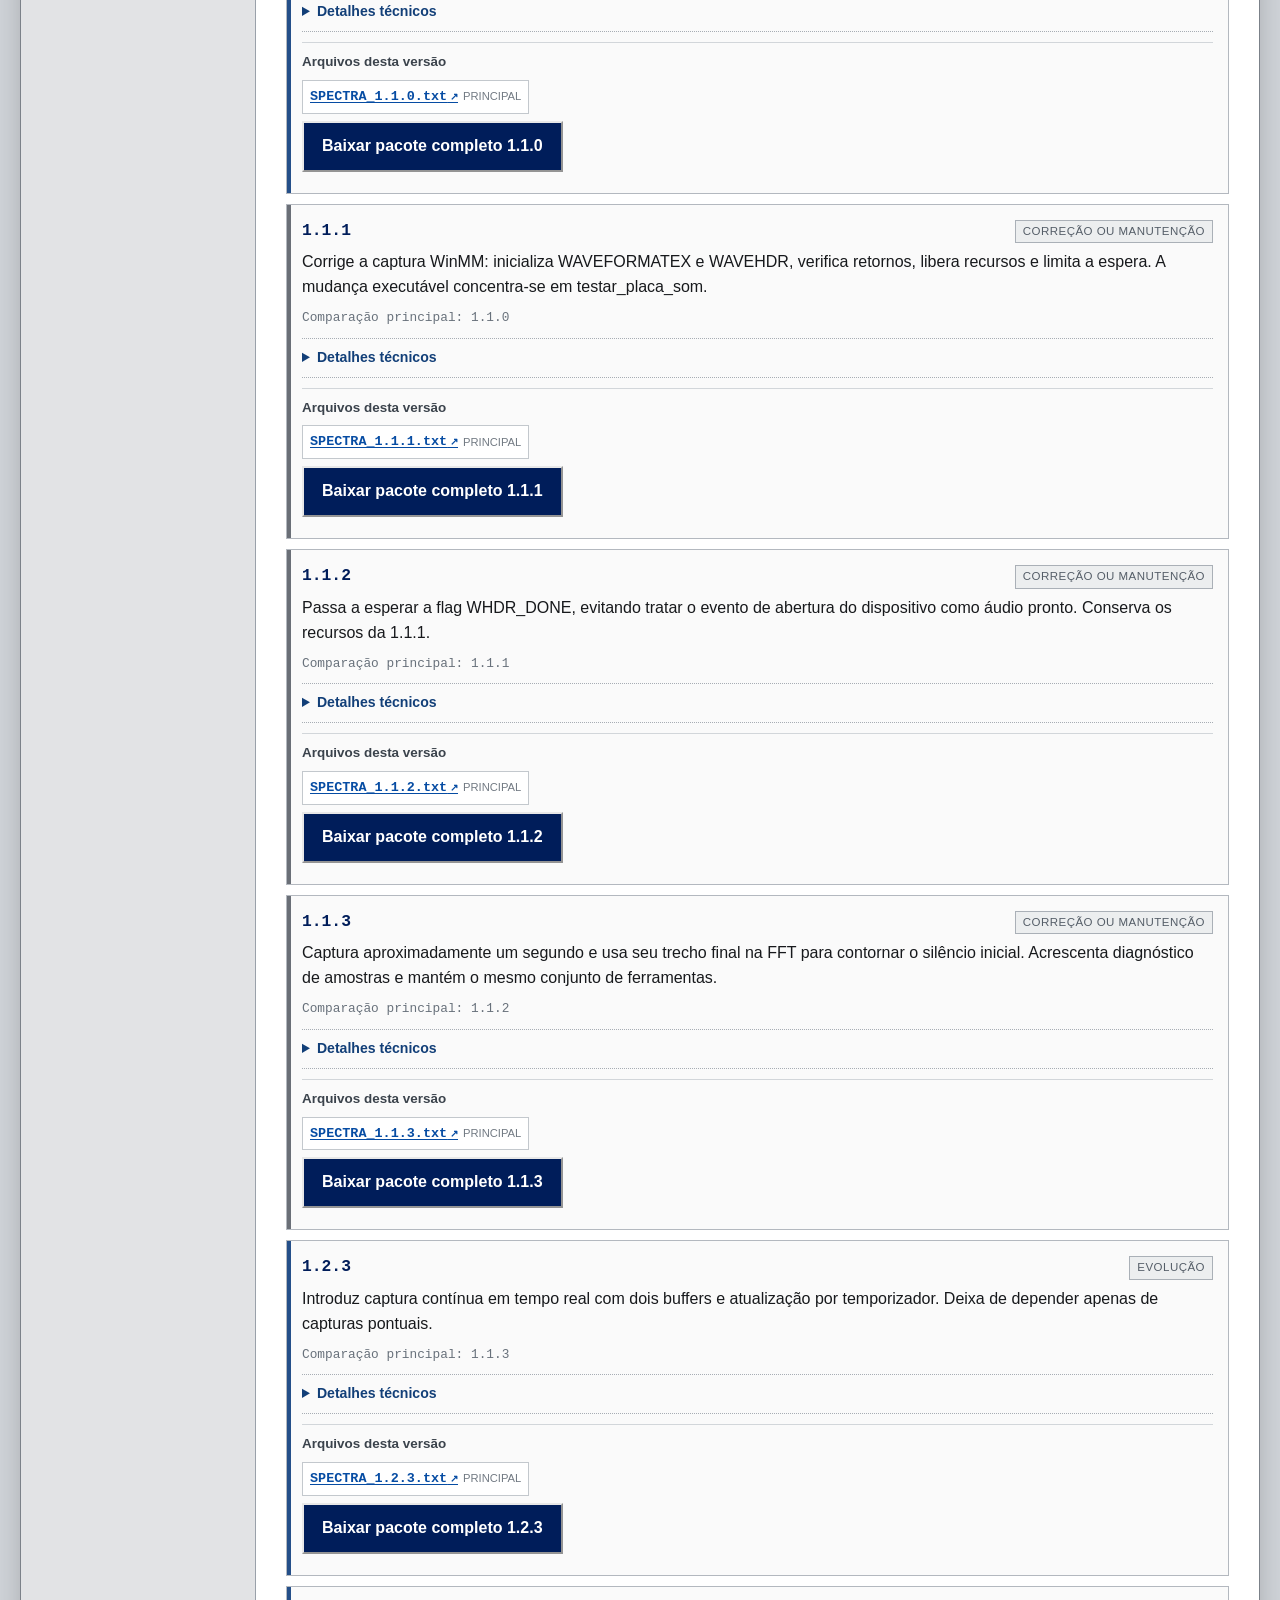
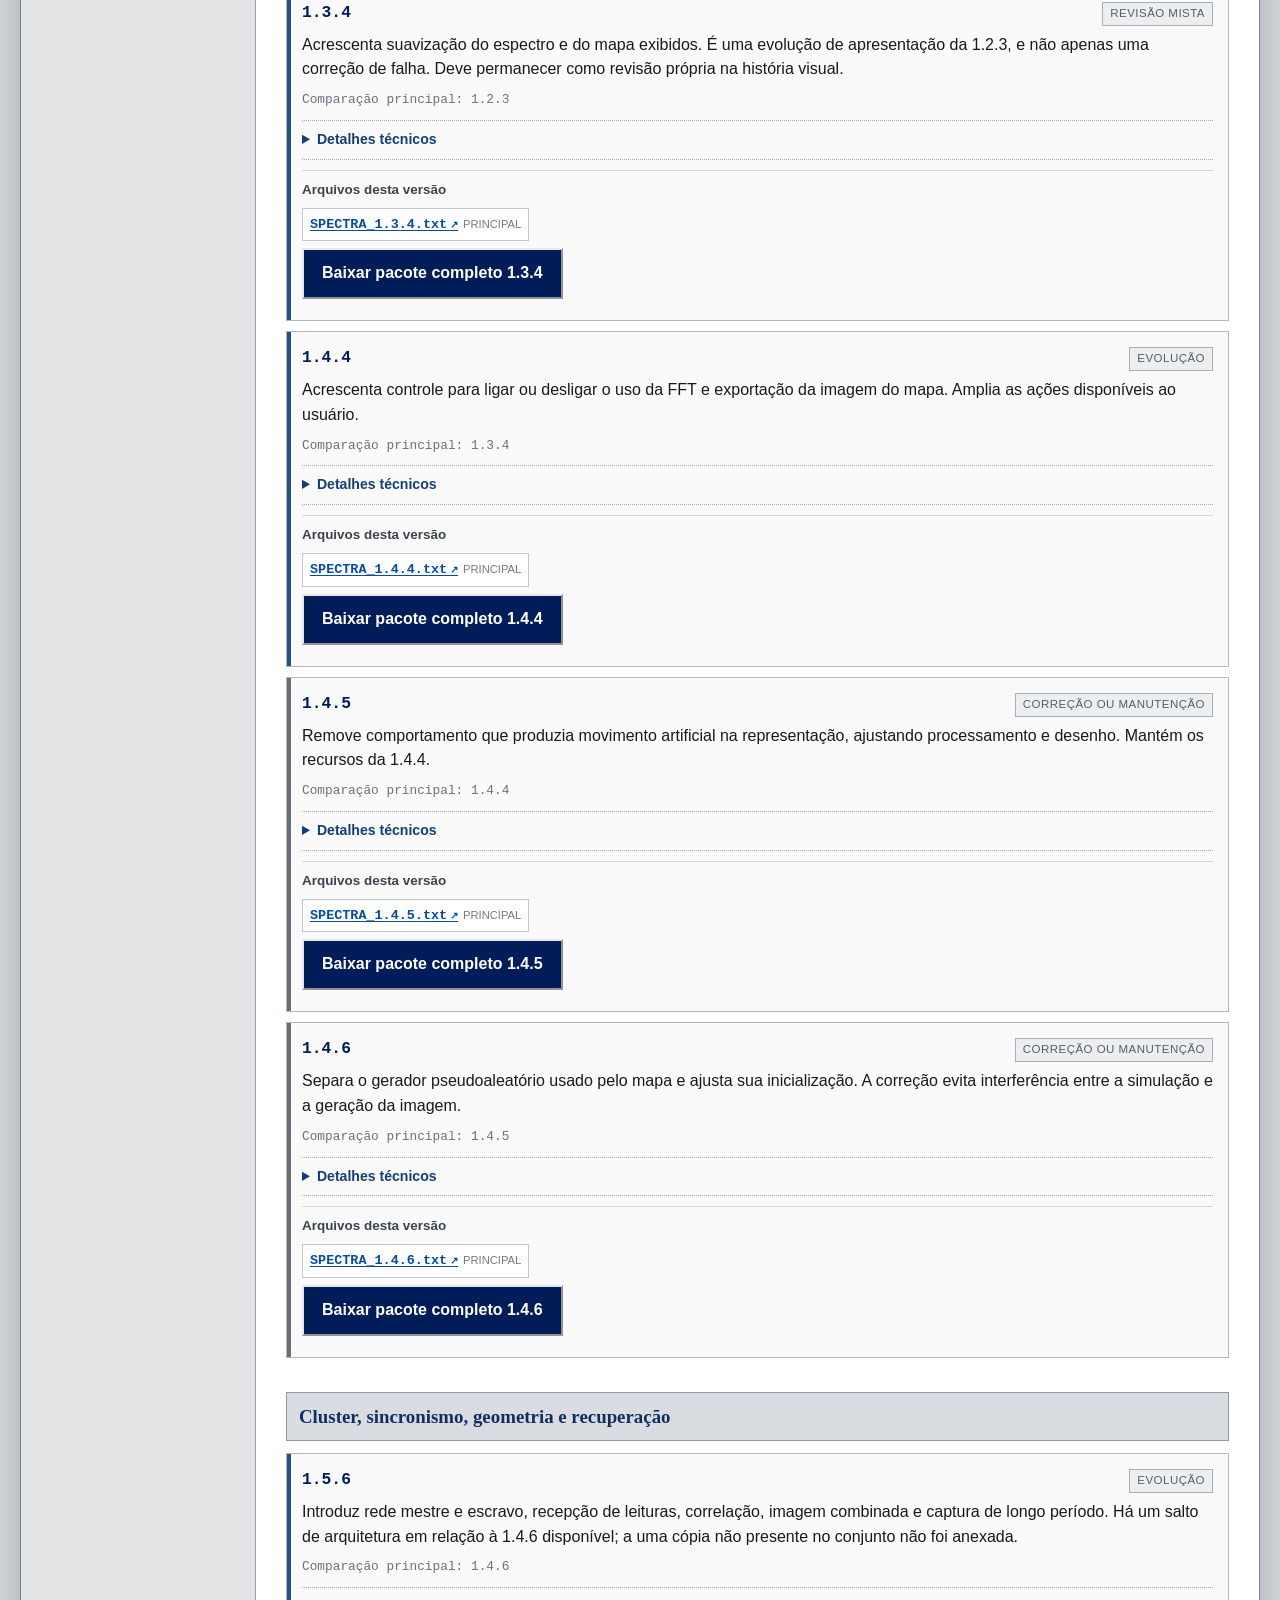
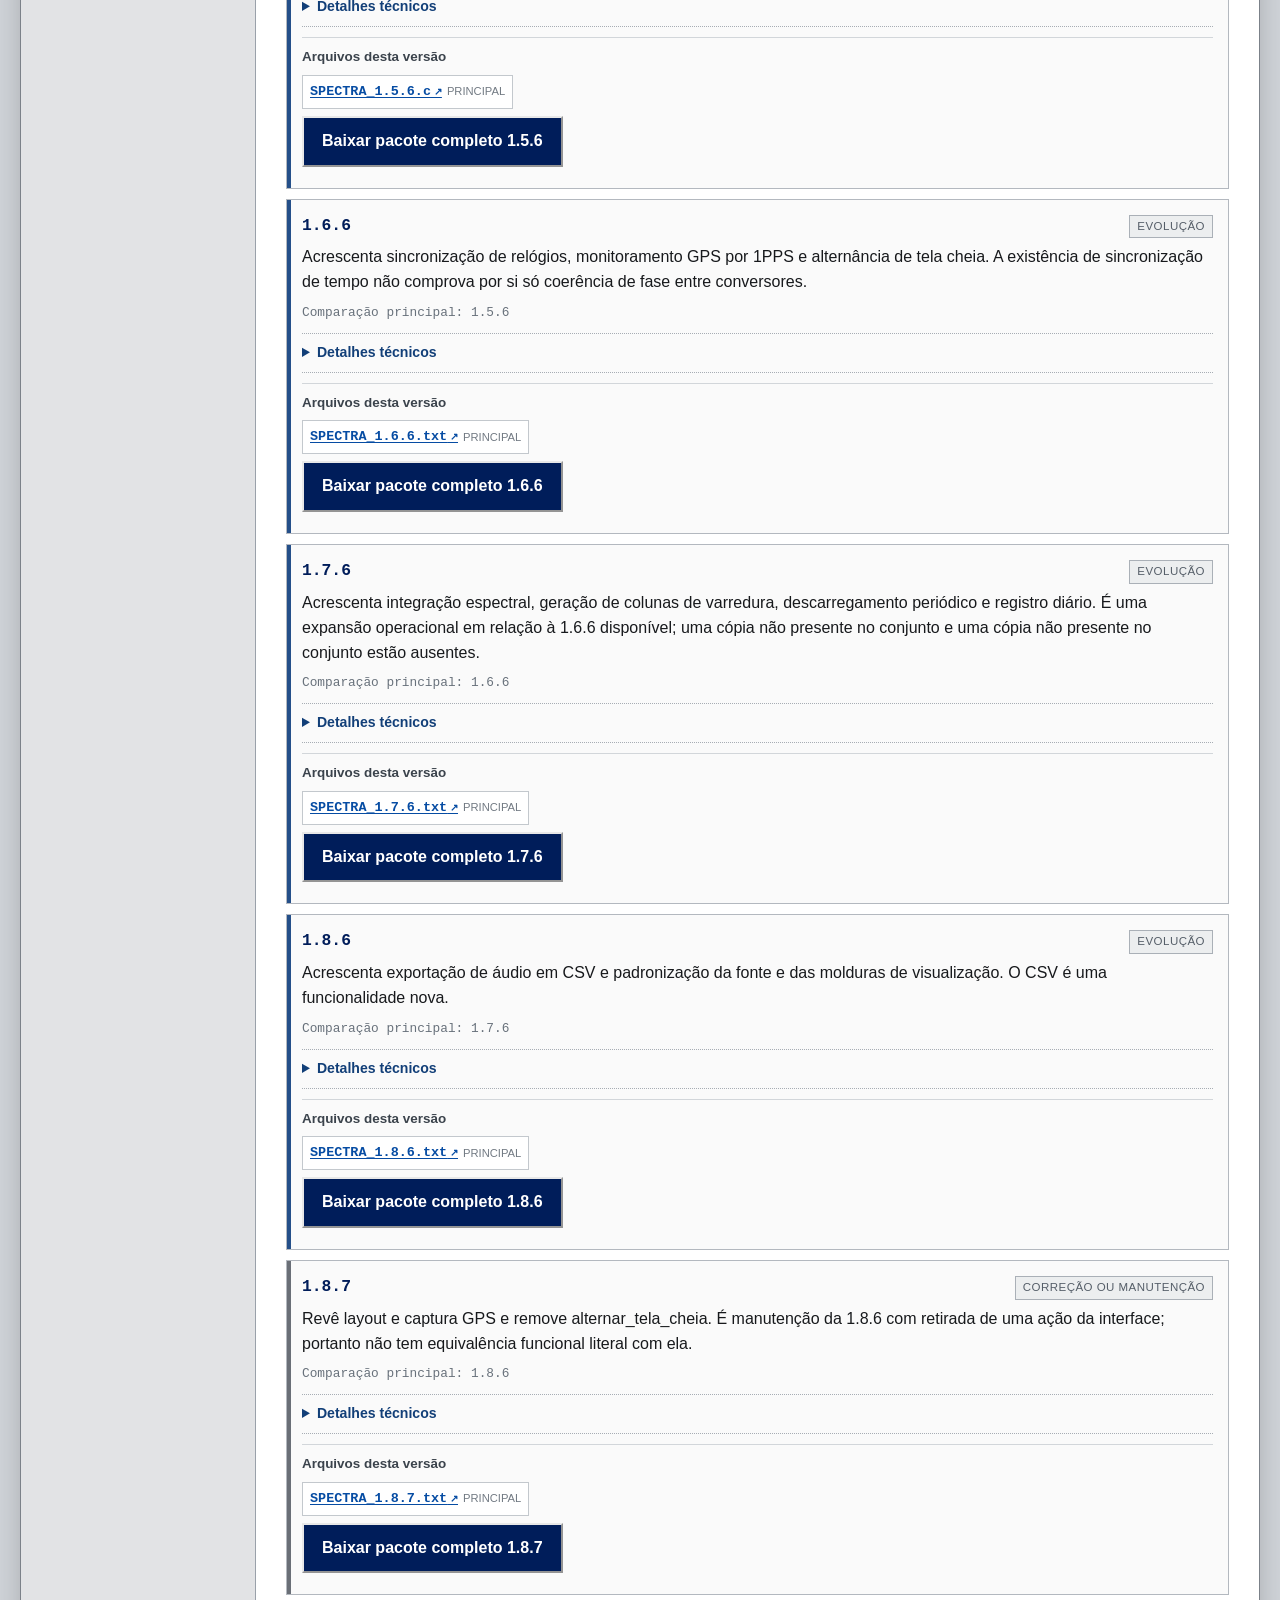
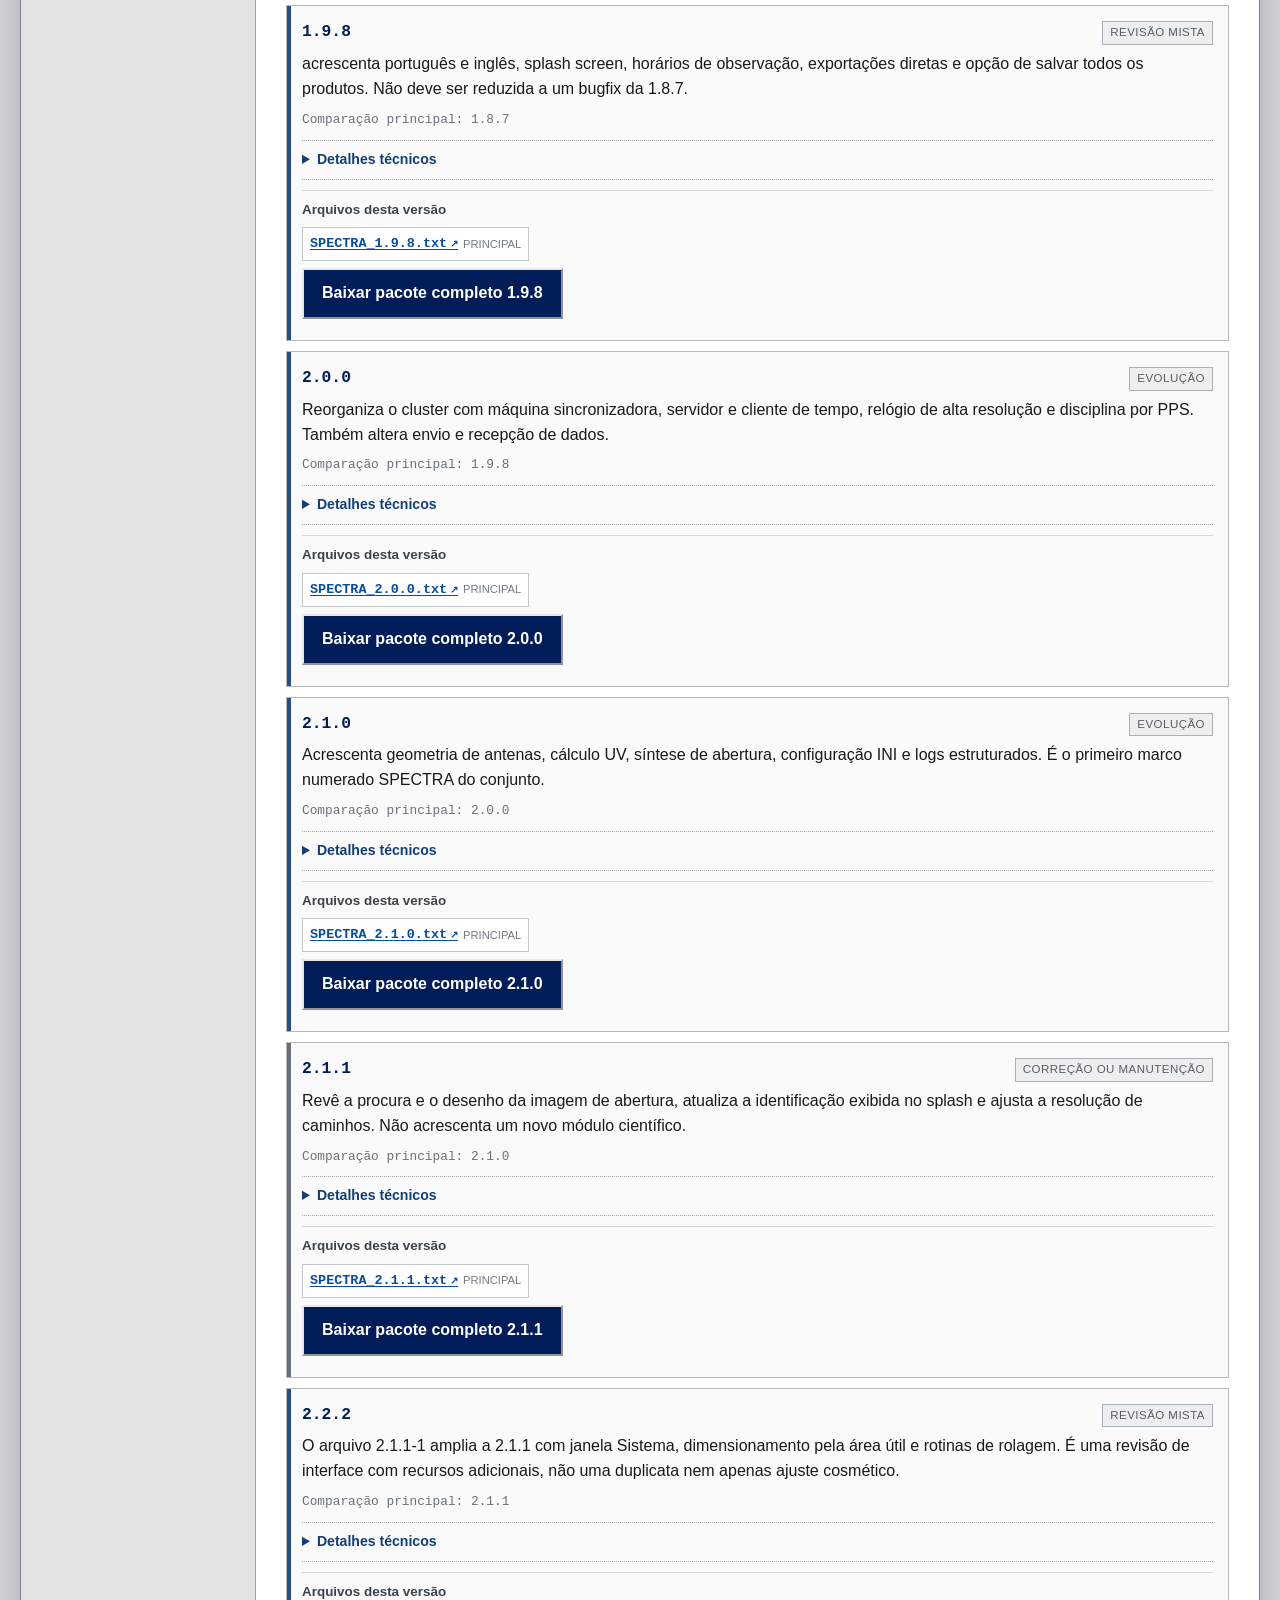
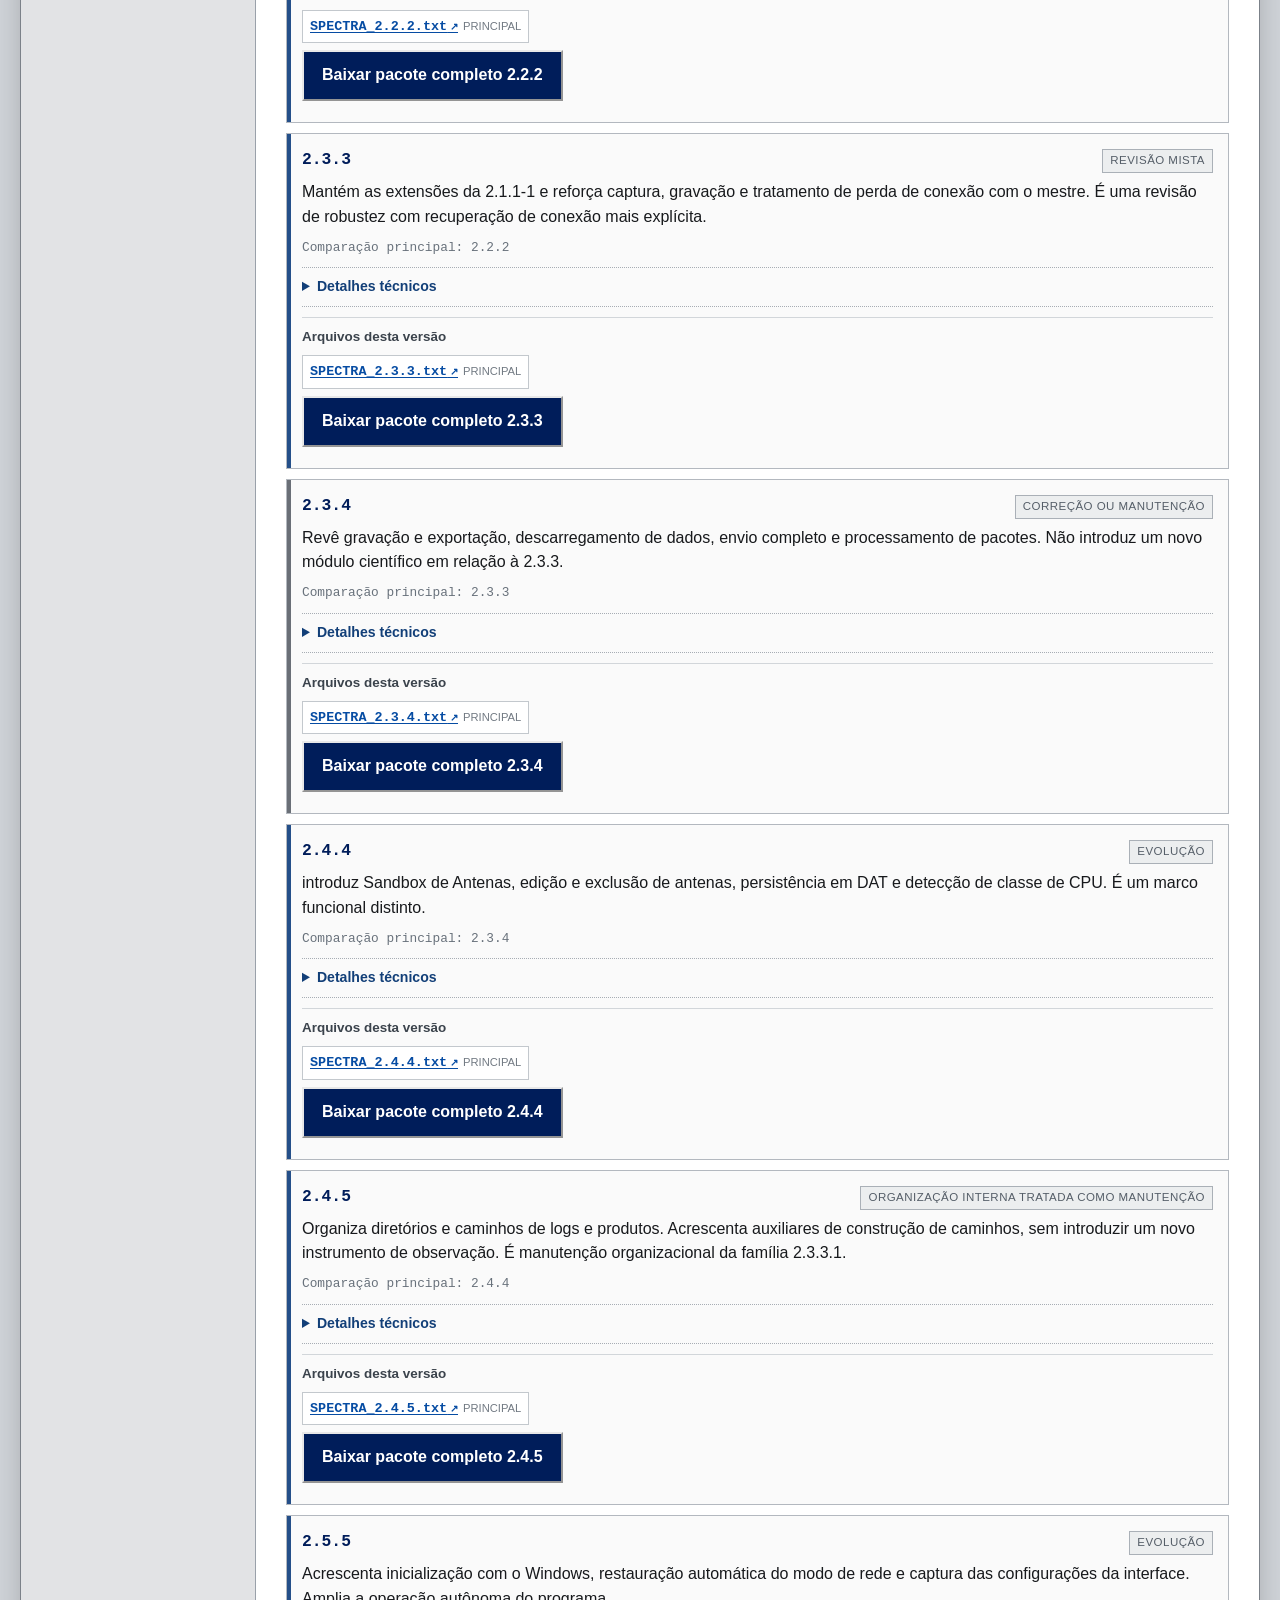
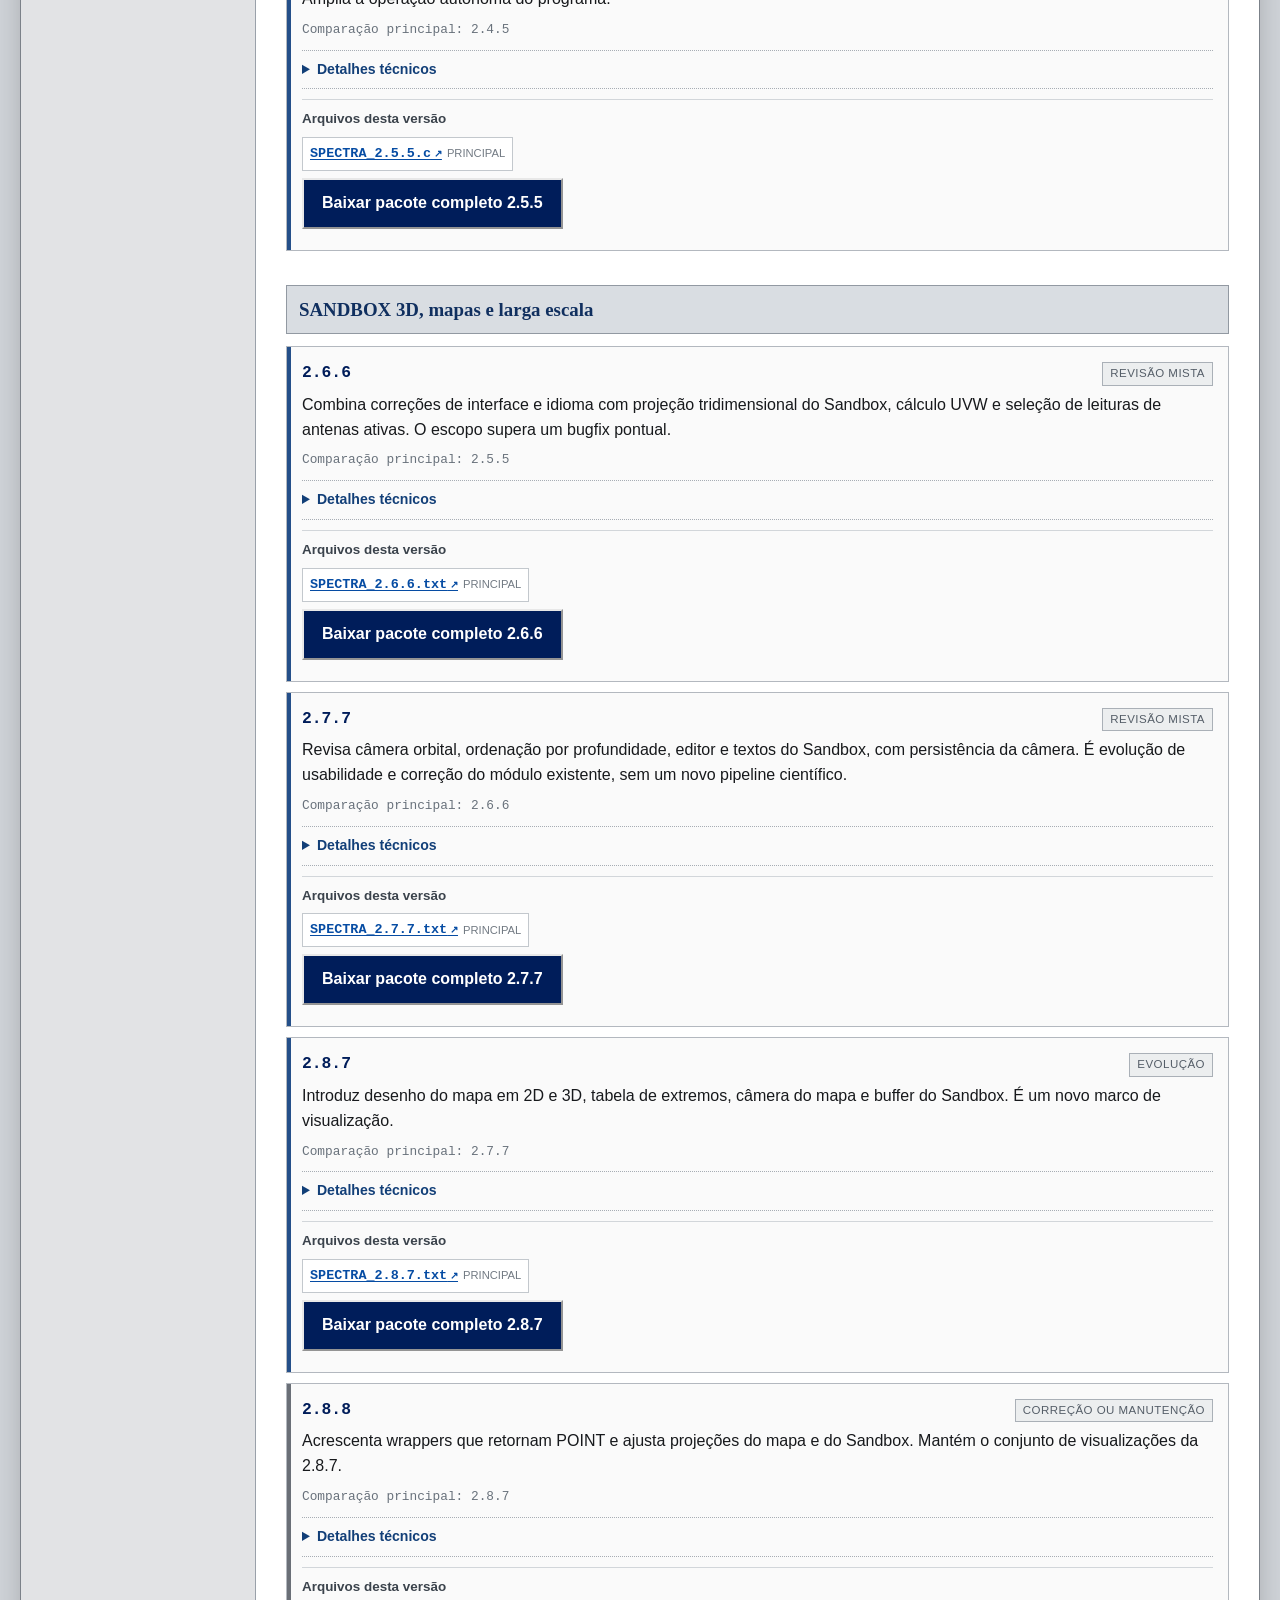
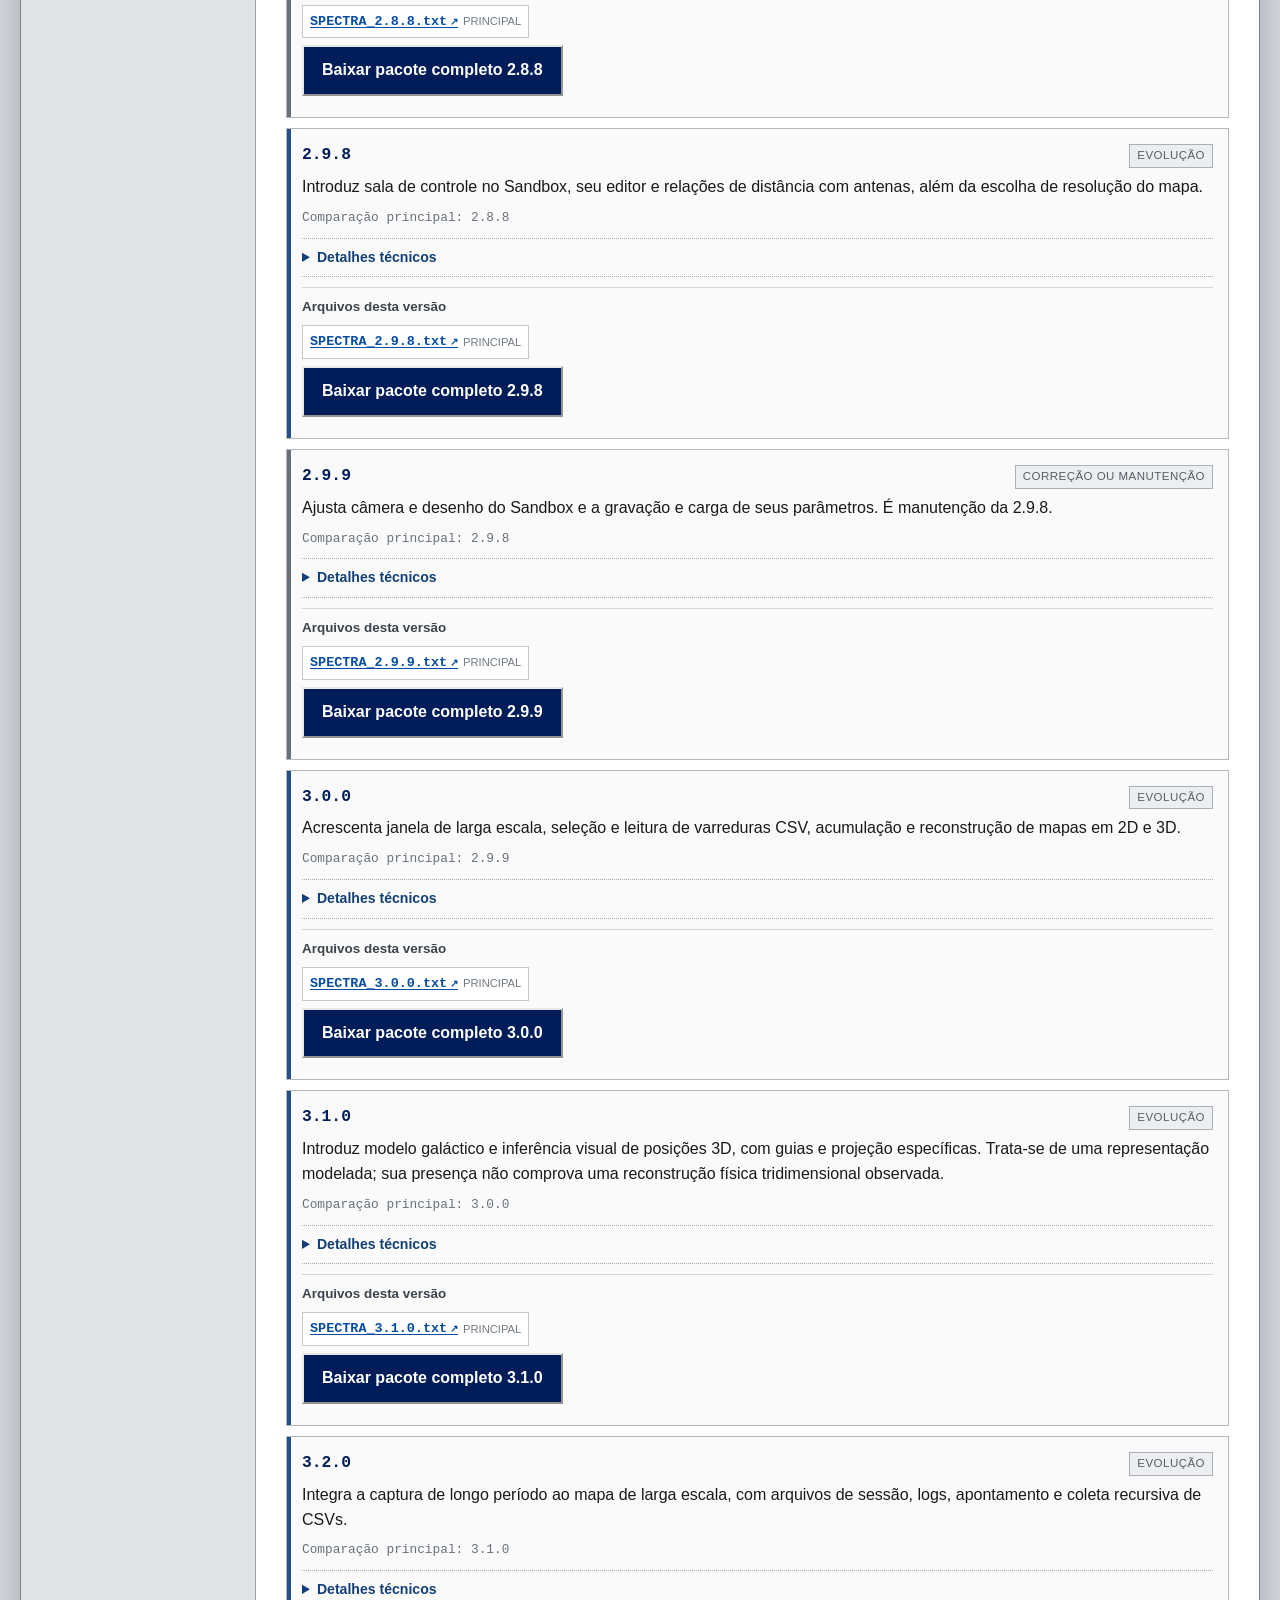
<file: versoes.html>
<!DOCTYPE html><html lang="pt-BR"><head><meta charset="utf-8"><meta name="viewport" content="width=device-width, initial-scale=1.0"><title>Histórico de Versões - S.P.E.C.T.R.A</title><link rel="stylesheet" href="style.css"></head>
<body><div class="container-full"><header class="site-header"><div><h1>SPECTRA - RÁDIO TELESCÓPIO i586</h1><p class="sub">Histórico técnico organizado do S.P.E.C.T.R.A</p></div><div class="header-actions"><div class="header-version"><span>S.P.E.C.T.R.A</span><strong>23.0.1</strong></div><a class="account-link" data-account-link href="conta.html">Entrar / Criar conta</a></div></header>
<div class="main-layout"><nav class="sidebar" aria-label="Navegação principal">
<div class="sidebar-title">ÍNDICE</div>
<ul><li><a href="index.html" class="nav-link">Portal Entrada</a></li><li><a href="sobre.html" class="nav-link">Sobre o Projeto</a></li><li><a href="hardware.html" class="nav-link">Hardware i586</a></li><li><a href="telemetria.html" class="nav-link">Telemetria</a></li><li><a href="logs.html" class="nav-link">Logs de Campo</a></li><li><a href="versoes.html" class="nav-link active">Histórico de Versões</a></li><li><a href="espectros.html" class="nav-link">Espectros</a></li><li><a href="software.html" class="nav-link">Software & DSP</a></li><li><a href="links.html" class="nav-link">Links SETI/NASA</a></li><li><a href="contato.html" class="nav-link">Contato</a></li></ul>
<div class="sidebar-version"><span>SOFTWARE</span><strong>S.P.E.C.T.R.A 23.0.1</strong><small>Versão mais recente organizada</small></div>
</nav><main class="content"><span class="kicker">HISTÓRICO / FONTES / NUMERAÇÃO ORGANIZADA</span><h2>Histórico de Versões</h2>
<p class="lead">O histórico mantém todas as entradas anteriores e acrescenta uma série recebida separadamente, de <strong>18.1.0</strong> a <strong>23.0.1</strong>. As dez versões novas foram analisadas uma a uma por comparação estática de arquivos, sem misturar sua numeração com a série histórica 1.0.0–6.0.0. Cada entrada inclui resumo comparativo, inventário de fontes e pacote completo para download.</p>
<div class="info-grid"><div class="info-card"><strong>105 versões históricas</strong><span>série original preservada</span></div><div class="info-card"><strong>10 versões novas</strong><span>18.1.0 a 23.0.1, catalogadas separadamente</span></div><div class="info-card"><strong>23.0.1</strong><span>versão mais recente entre os arquivos recebidos</span></div><div class="info-card"><strong>1 variante</strong><span>relacionada à família 2.1.0, sem ordem temporal inventada</span></div></div>
<div class="note"><strong>Critério documental:</strong> as comparações são de análise estática dos arquivos fornecidos. O histórico descreve implementação e alterações observáveis; não presume compilação, execução em hardware real ou validação científica de cada etapa.</div>
<div class="version-jump"><strong>Índice rápido</strong><a href="#serie-18-23">Série: 18.1.0–23.0.1</a><a href="#era-fundamentos">Fundamentos, captura e visualização</a><a href="#era-cluster">Cluster, sincronismo, geometria e recuperação</a><a href="#era-visual3d">SANDBOX 3D, mapas e larga escala</a><a href="#era-uvw">Astrometria e UVW</a><a href="#era-ciencia">Pipeline científico e Observatório</a><a href="#era-aurelius">Aurelius, telemetria e evolução de interface</a><a href="#era-fx">Arquitetura FX e correções recentes</a><a href="#era-memoria">Gestão de memória</a><a href="#era-galaxia">Galáxia e coordenadas científicas</a><a href="#era-audio">Ciência de áudio</a><a href="#testes-cientificos">CSVs complementares</a><a href="#variante">Variante técnica</a></div><h3 class="version-era-title" id="serie-18-23">Série separada — versões 18.1.0 a 23.0.1</h3>
<div class="note"><strong>Separação de séries:</strong> 18.1.0 incluem uma continuidade direta com as versões 1.0.0–6.0.0. Porém, foi feita uma separação das demais séries devido ao alto avanço a partir da 18.1.0</div>
<div class="version-catalog"><article class="version-entry" id="versao-18-1-0">
<div class="version-entry-head"><strong>18.1.0</strong><span>Início da série</span></div>
<p>Primeira versão desta série de pacotes enviada para inclusão. Não foi presumida equivalência de linhagem com a série histórica 1.0.0–6.0.0.</p>
<div class="version-reference">Comparação estática dos arquivos recebidos</div>
<details class="version-details"><summary>Detalhes da análise</summary><p>133 arquivos no pacote recebido.</p><p>2,779,075 bytes de conteúdo original.</p><p>O pacote completo preserva os diretórios originais GATEWAY_SPECTRA_18 e PARA_C_RADIO_TCC.</p></details>
<div class="version-files"><strong>Arquivos desta versão</strong><ul>
<li><a href="CODES/18.1.0/SPECTRA_18.1.0.txt" target="_blank" rel="noopener noreferrer"><code>SPECTRA_18.1.0.txt</code></a><span>fontes consolidados</span></li>
<li><a href="CODES/18.1.0/ANALISE_18.1.0.txt" target="_blank" rel="noopener noreferrer"><code>ANALISE_18.1.0.txt</code></a><span>inventário e hashes</span></li>
</ul></div>
<p><a class="button-link" href="downloads/SPECTRA_18.1.0.zip" download>Baixar pacote completo 18.1.0</a></p></article><article class="version-entry" id="versao-18-1-1">
<div class="version-entry-head"><strong>18.1.1</strong><span>Atualização da série</span></div>
<p>Comparada estaticamente com 18.1.0: 0 arquivo(s) adicionado(s), 0 removido(s) e 2 alterado(s).</p>
<div class="version-reference">Comparação estática dos arquivos recebidos</div>
<details class="version-details"><summary>Detalhes da análise</summary><p>Base de comparação: 18.1.0.</p><p>Arquivos adicionados: 0; removidos: 0; modificados: 2.</p><p>A comparação considera caminhos e hashes dos arquivos; não afirma compilação ou validação em hardware.</p><p>Modificados: PARA_C_RADIO_TCC/aurelius.c, PARA_C_RADIO_TCC/aurelius_bh_core.h</p></details>
<div class="version-files"><strong>Arquivos desta versão</strong><ul>
<li><a href="CODES/18.1.1/SPECTRA_18.1.1.txt" target="_blank" rel="noopener noreferrer"><code>SPECTRA_18.1.1.txt</code></a><span>fontes consolidados</span></li>
<li><a href="CODES/18.1.1/ANALISE_18.1.1.txt" target="_blank" rel="noopener noreferrer"><code>ANALISE_18.1.1.txt</code></a><span>inventário e hashes</span></li>
</ul></div>
<p><a class="button-link" href="downloads/SPECTRA_18.1.1.zip" download>Baixar pacote completo 18.1.1</a></p></article><article class="version-entry" id="versao-18-2-0">
<div class="version-entry-head"><strong>18.2.0</strong><span>Atualização da série</span></div>
<p>Comparada estaticamente com 18.1.1: 0 arquivo(s) adicionado(s), 0 removido(s) e 2 alterado(s).</p>
<div class="version-reference">Comparação estática dos arquivos recebidos</div>
<details class="version-details"><summary>Detalhes da análise</summary><p>Base de comparação: 18.1.1.</p><p>Arquivos adicionados: 0; removidos: 0; modificados: 2.</p><p>A comparação considera caminhos e hashes dos arquivos; não afirma compilação ou validação em hardware.</p><p>Modificados: PARA_C_RADIO_TCC/aurelius_bh_core.h, PARA_C_RADIO_TCC/aurelius_galaxy_core.h</p></details>
<div class="version-files"><strong>Arquivos desta versão</strong><ul>
<li><a href="CODES/18.2.0/SPECTRA_18.2.0.txt" target="_blank" rel="noopener noreferrer"><code>SPECTRA_18.2.0.txt</code></a><span>fontes consolidados</span></li>
<li><a href="CODES/18.2.0/ANALISE_18.2.0.txt" target="_blank" rel="noopener noreferrer"><code>ANALISE_18.2.0.txt</code></a><span>inventário e hashes</span></li>
</ul></div>
<p><a class="button-link" href="downloads/SPECTRA_18.2.0.zip" download>Baixar pacote completo 18.2.0</a></p></article><article class="version-entry" id="versao-18-3-0">
<div class="version-entry-head"><strong>18.3.0</strong><span>Atualização da série</span></div>
<p>Comparada estaticamente com 18.2.0: 1 arquivo(s) adicionado(s), 0 removido(s) e 3 alterado(s).</p>
<div class="version-reference">Comparação estática dos arquivos recebidos</div>
<details class="version-details"><summary>Detalhes da análise</summary><p>Base de comparação: 18.2.0.</p><p>Arquivos adicionados: 1; removidos: 0; modificados: 3.</p><p>A comparação considera caminhos e hashes dos arquivos; não afirma compilação ou validação em hardware.</p><p>Adicionados: PARA_C_RADIO_TCC/spectra_sprite_scaler.h</p><p>Modificados: PARA_C_RADIO_TCC/aurelius.c, PARA_C_RADIO_TCC/aurelius_bh_core.h, PARA_C_RADIO_TCC/aurelius_galaxy_core.h</p></details>
<div class="version-files"><strong>Arquivos desta versão</strong><ul>
<li><a href="CODES/18.3.0/SPECTRA_18.3.0.txt" target="_blank" rel="noopener noreferrer"><code>SPECTRA_18.3.0.txt</code></a><span>fontes consolidados</span></li>
<li><a href="CODES/18.3.0/ANALISE_18.3.0.txt" target="_blank" rel="noopener noreferrer"><code>ANALISE_18.3.0.txt</code></a><span>inventário e hashes</span></li>
</ul></div>
<p><a class="button-link" href="downloads/SPECTRA_18.3.0.zip" download>Baixar pacote completo 18.3.0</a></p></article><article class="version-entry" id="versao-19-0-0">
<div class="version-entry-head"><strong>19.0.0</strong><span>Atualização da série</span></div>
<p>Comparada estaticamente com 18.3.0: 2 arquivo(s) adicionado(s), 0 removido(s) e 4 alterado(s).</p>
<div class="version-reference">Comparação estática dos arquivos recebidos</div>
<details class="version-details"><summary>Detalhes da análise</summary><p>Base de comparação: 18.3.0.</p><p>Arquivos adicionados: 2; removidos: 0; modificados: 4.</p><p>A comparação considera caminhos e hashes dos arquivos; não afirma compilação ou validação em hardware.</p><p>Adicionados: PARA_C_RADIO_TCC/spectra_ai_validation.h, PARA_C_RADIO_TCC/spectra_sprite_memory.h</p><p>Modificados: PARA_C_RADIO_TCC/aurelius.c, PARA_C_RADIO_TCC/aurelius162_deepai.h, PARA_C_RADIO_TCC/aurelius_bh_core.h, PARA_C_RADIO_TCC/aurelius_galaxy_core.h</p></details>
<div class="version-files"><strong>Arquivos desta versão</strong><ul>
<li><a href="CODES/19.0.0/SPECTRA_19.0.0.txt" target="_blank" rel="noopener noreferrer"><code>SPECTRA_19.0.0.txt</code></a><span>fontes consolidados</span></li>
<li><a href="CODES/19.0.0/ANALISE_19.0.0.txt" target="_blank" rel="noopener noreferrer"><code>ANALISE_19.0.0.txt</code></a><span>inventário e hashes</span></li>
</ul></div>
<p><a class="button-link" href="downloads/SPECTRA_19.0.0.zip" download>Baixar pacote completo 19.0.0</a></p></article><article class="version-entry" id="versao-20-0-0">
<div class="version-entry-head"><strong>20.0.0</strong><span>Atualização da série</span></div>
<p>Comparada estaticamente com 19.0.0: 1 arquivo(s) adicionado(s), 0 removido(s) e 1 alterado(s).</p>
<div class="version-reference">Comparação estática dos arquivos recebidos</div>
<details class="version-details"><summary>Detalhes da análise</summary><p>Base de comparação: 19.0.0.</p><p>Arquivos adicionados: 1; removidos: 0; modificados: 1.</p><p>A comparação considera caminhos e hashes dos arquivos; não afirma compilação ou validação em hardware.</p><p>Adicionados: PARA_C_RADIO_TCC/spectra_lp_5min.h</p><p>Modificados: PARA_C_RADIO_TCC/spectra.c</p></details>
<div class="version-files"><strong>Arquivos desta versão</strong><ul>
<li><a href="CODES/20.0.0/SPECTRA_20.0.0.txt" target="_blank" rel="noopener noreferrer"><code>SPECTRA_20.0.0.txt</code></a><span>fontes consolidados</span></li>
<li><a href="CODES/20.0.0/ANALISE_20.0.0.txt" target="_blank" rel="noopener noreferrer"><code>ANALISE_20.0.0.txt</code></a><span>inventário e hashes</span></li>
</ul></div>
<p><a class="button-link" href="downloads/SPECTRA_20.0.0.zip" download>Baixar pacote completo 20.0.0</a></p></article><article class="version-entry" id="versao-21-0-0">
<div class="version-entry-head"><strong>21.0.0</strong><span>Atualização da série</span></div>
<p>Comparada estaticamente com 20.0.0: 37 arquivo(s) adicionado(s), 0 removido(s) e 5 alterado(s).</p>
<div class="version-reference">Comparação estática dos arquivos recebidos</div>
<details class="version-details"><summary>Detalhes da análise</summary><p>Base de comparação: 20.0.0.</p><p>Arquivos adicionados: 37; removidos: 0; modificados: 5.</p><p>A comparação considera caminhos e hashes dos arquivos; não afirma compilação ou validação em hardware.</p><p>Adicionados: PARA_C_RADIO_TCC/C/aurelius.c, PARA_C_RADIO_TCC/C/aurelius14_solar_core.h, PARA_C_RADIO_TCC/C/aurelius15_enhance.h, PARA_C_RADIO_TCC/C/aurelius162_deepai.h, PARA_C_RADIO_TCC/C/aurelius16_tinyai.h, PARA_C_RADIO_TCC/C/aurelius_bh_core.h, PARA_C_RADIO_TCC/C/aurelius_galaxy_core.h, PARA_C_RADIO_TCC/C/spectra.c, PARA_C_RADIO_TCC/C/spectra12_core.h, PARA_C_RADIO_TCC/C/spectra13_fits.h, PARA_C_RADIO_TCC/C/spectra13_resume.h, PARA_C_RADIO_TCC/C/spectra17_progress.h…</p><p>Modificados: PARA_C_RADIO_TCC/aurelius.c, PARA_C_RADIO_TCC/spectra.c, PARA_C_RADIO_TCC/spectra12_win32.inc, PARA_C_RADIO_TCC/spectra17_progress.h, PARA_C_RADIO_TCC/spectra7_lab_win32.inc</p></details>
<div class="version-files"><strong>Arquivos desta versão</strong><ul>
<li><a href="CODES/21.0.0/SPECTRA_21.0.0.txt" target="_blank" rel="noopener noreferrer"><code>SPECTRA_21.0.0.txt</code></a><span>fontes consolidados</span></li>
<li><a href="CODES/21.0.0/ANALISE_21.0.0.txt" target="_blank" rel="noopener noreferrer"><code>ANALISE_21.0.0.txt</code></a><span>inventário e hashes</span></li>
</ul></div>
<p><a class="button-link" href="downloads/SPECTRA_21.0.0.zip" download>Baixar pacote completo 21.0.0</a></p></article><article class="version-entry" id="versao-22-0-0">
<div class="version-entry-head"><strong>22.0.0</strong><span>Atualização da série</span></div>
<p>Comparada estaticamente com 21.0.0: 0 arquivo(s) adicionado(s), 36 removido(s) e 5 alterado(s).</p>
<div class="version-reference">Comparação estática dos arquivos recebidos</div>
<details class="version-details"><summary>Detalhes da análise</summary><p>Base de comparação: 21.0.0.</p><p>Arquivos adicionados: 0; removidos: 36; modificados: 5.</p><p>A comparação considera caminhos e hashes dos arquivos; não afirma compilação ou validação em hardware.</p><p>Removidos: PARA_C_RADIO_TCC/C/aurelius.c, PARA_C_RADIO_TCC/C/aurelius14_solar_core.h, PARA_C_RADIO_TCC/C/aurelius15_enhance.h, PARA_C_RADIO_TCC/C/aurelius162_deepai.h, PARA_C_RADIO_TCC/C/aurelius16_tinyai.h, PARA_C_RADIO_TCC/C/aurelius_bh_core.h, PARA_C_RADIO_TCC/C/aurelius_galaxy_core.h, PARA_C_RADIO_TCC/C/spectra.c, PARA_C_RADIO_TCC/C/spectra12_core.h, PARA_C_RADIO_TCC/C/spectra13_fits.h, PARA_C_RADIO_TCC/C/spectra13_resume.h, PARA_C_RADIO_TCC/C/spectra17_progress.h…</p><p>Modificados: PARA_C_RADIO_TCC/aurelius.c, PARA_C_RADIO_TCC/aurelius_bh_core.h, PARA_C_RADIO_TCC/aurelius_galaxy_core.h, PARA_C_RADIO_TCC/spectra.c, PARA_C_RADIO_TCC/spectra_lp_5min.h</p></details>
<div class="version-files"><strong>Arquivos desta versão</strong><ul>
<li><a href="CODES/22.0.0/SPECTRA_22.0.0.txt" target="_blank" rel="noopener noreferrer"><code>SPECTRA_22.0.0.txt</code></a><span>fontes consolidados</span></li>
<li><a href="CODES/22.0.0/ANALISE_22.0.0.txt" target="_blank" rel="noopener noreferrer"><code>ANALISE_22.0.0.txt</code></a><span>inventário e hashes</span></li>
</ul></div>
<p><a class="button-link" href="downloads/SPECTRA_22.0.0.zip" download>Baixar pacote completo 22.0.0</a></p></article><article class="version-entry" id="versao-23-0-0">
<div class="version-entry-head"><strong>23.0.0</strong><span>Atualização da série</span></div>
<p>Comparada estaticamente com 22.0.0: 1 arquivo(s) adicionado(s), 0 removido(s) e 2 alterado(s).</p>
<div class="version-reference">Comparação estática dos arquivos recebidos</div>
<details class="version-details"><summary>Detalhes da análise</summary><p>Base de comparação: 22.0.0.</p><p>Arquivos adicionados: 1; removidos: 0; modificados: 2.</p><p>A comparação considera caminhos e hashes dos arquivos; não afirma compilação ou validação em hardware.</p><p>Adicionados: PARA_C_RADIO_TCC/spectra23_export.h</p><p>Modificados: PARA_C_RADIO_TCC/spectra.c, PARA_C_RADIO_TCC/spectra17_progress.h</p></details>
<div class="version-files"><strong>Arquivos desta versão</strong><ul>
<li><a href="CODES/23.0.0/SPECTRA_23.0.0.txt" target="_blank" rel="noopener noreferrer"><code>SPECTRA_23.0.0.txt</code></a><span>fontes consolidados</span></li>
<li><a href="CODES/23.0.0/ANALISE_23.0.0.txt" target="_blank" rel="noopener noreferrer"><code>ANALISE_23.0.0.txt</code></a><span>inventário e hashes</span></li>
</ul></div>
<p><a class="button-link" href="downloads/SPECTRA_23.0.0.zip" download>Baixar pacote completo 23.0.0</a></p></article><article class="version-entry" id="versao-23-0-1">
<div class="version-entry-head"><strong>23.0.1</strong><span>Atualização da série</span></div>
<p>Comparada estaticamente com 23.0.0: 1 arquivo(s) adicionado(s), 0 removido(s) e 1 alterado(s).</p>
<div class="version-reference">Comparação estática dos arquivos recebidos</div>
<details class="version-details"><summary>Detalhes da análise</summary><p>Base de comparação: 23.0.0.</p><p>Arquivos adicionados: 1; removidos: 0; modificados: 1.</p><p>A comparação considera caminhos e hashes dos arquivos; não afirma compilação ou validação em hardware.</p><p>Adicionados: PARA_C_RADIO_TCC/spectra23_screensaver.h</p><p>Modificados: PARA_C_RADIO_TCC/spectra17_progress.h</p></details>
<div class="version-files"><strong>Arquivos desta versão</strong><ul>
<li><a href="CODES/23.0.1/SPECTRA_23.0.1.txt" target="_blank" rel="noopener noreferrer"><code>SPECTRA_23.0.1.txt</code></a><span>fontes consolidados</span></li>
<li><a href="CODES/23.0.1/ANALISE_23.0.1.txt" target="_blank" rel="noopener noreferrer"><code>ANALISE_23.0.1.txt</code></a><span>inventário e hashes</span></li>
</ul></div>
<p><a class="button-link" href="downloads/SPECTRA_23.0.1.zip" download>Baixar pacote completo 23.0.1</a></p></article></div>
<h3 class="version-era-title" id="era-fundamentos">Fundamentos, captura e visualização</h3><div class="version-catalog"><article class="version-entry" id="versao-1-0-0">
<div class="version-entry-head"><strong>1.0.0</strong><span>Base</span></div>
<p>Protótipo já corrigido de FFT, captura e persistência. Salva e recarrega o sinal bruto para reprocessá-lo. Não há uma edição anterior no pacote para medir essa correção.</p><div class="version-reference">Base disponível</div><details class="version-details"><summary>Detalhes técnicos</summary><p>Estado inicial. A FFT recebe 1.024 amostras PCM normalizadas e produz magnitudes para o gráfico. A interface reúne simulação, captura, salvamento e carregamento. Não há mapa bidimensional nesta cópia.</p><p>Persistência. salvar_dados grava as amostras brutas do último sinal. carregar_imagem lê essas amostras e chama processar_sinal, de modo que a apresentação seja recalculada a partir do sinal carregado. Isso evita limitar a carga à recuperação de valores de FFT já prontos.</p></details>
<div class="version-files"><strong>Arquivos desta versão</strong><ul><li><a href="CODES/1.0.0/SPECTRA_1.0.0.txt" target="_blank" rel="noopener noreferrer"><code>SPECTRA_1.0.0.txt</code></a><span>principal</span></li></ul></div><p><a class="button-link" href="downloads/SPECTRA_1.0.0.zip" download>Baixar pacote completo 1.0.0</a></p></article><article class="version-entry" id="versao-1-1-0">
<div class="version-entry-head"><strong>1.1.0</strong><span>Evolução</span></div>
<p>Acrescenta mapa de calor bidimensional e sua paleta à base anterior. É o antecedente estrutural mais próximo da 1.1.1. Os nomes uma numeração inicial anterior e outra numeração inicial anterior não estão declarados nestes arquivos.</p><div class="version-reference">Comparação principal: 1.0.0</div><details class="version-details"><summary>Detalhes técnicos</summary><p>Novo produto visual. Passa a existir uma grade 50 por 50, com células desenhadas como mapa de calor. gerar_mapa_ceu usa frequência e magnitude detectadas para semear fontes e ruído, e cor_do_calor converte intensidade em cor.</p><p>Integração com as ações. Simular, capturar e carregar continuam usando processar_sinal; agora o processamento também alimenta o mapa. WindowProc e WinMain passam a reservar e desenhar a nova região.</p><p>Significado dos dados. O mapa inicial é uma representação sintética parametrizada pelo sinal. A posição dos pontos quentes não é obtida por uma inversão interferométrica nesta versão. Esse detalhe diferencia sua finalidade demonstrativa da síntese acrescentada depois.</p></details>
<div class="version-files"><strong>Arquivos desta versão</strong><ul><li><a href="CODES/1.1.0/SPECTRA_1.1.0.txt" target="_blank" rel="noopener noreferrer"><code>SPECTRA_1.1.0.txt</code></a><span>principal</span></li></ul></div><p><a class="button-link" href="downloads/SPECTRA_1.1.0.zip" download>Baixar pacote completo 1.1.0</a></p></article><article class="version-entry version-revision" id="versao-1-1-1">
<div class="version-entry-head"><strong>1.1.1</strong><span>Correção ou manutenção</span></div>
<p>Corrige a captura WinMM: inicializa WAVEFORMATEX e WAVEHDR, verifica retornos, libera recursos e limita a espera. A mudança executável concentra-se em testar_placa_som.</p><div class="version-reference">Comparação principal: 1.1.0</div><details class="version-details"><summary>Detalhes técnicos</summary><p>Falha tratada. A captura anterior deixava campos internos de estruturas WinMM sem inicialização completa e não conferia vários retornos de API. Esta revisão zera WAVEFORMATEX e WAVEHDR antes de prepará-los.</p><p>Controle de erros. Confere criação do evento, abertura do dispositivo, preparação e envio do buffer e início da aquisição. Nos caminhos de falha, apresenta mensagens e libera recursos. A espera deixa de ser infinita e ganha limite de cinco segundos.</p><p>Alcance. O processamento espectral e o mapa não recebem novo algoritmo. A definição executável alterada é testar_placa_som. A revisão seguinte ainda precisa distinguir o evento de abertura do evento de conclusão da captura.</p></details>
<div class="version-files"><strong>Arquivos desta versão</strong><ul><li><a href="CODES/1.1.1/SPECTRA_1.1.1.txt" target="_blank" rel="noopener noreferrer"><code>SPECTRA_1.1.1.txt</code></a><span>principal</span></li></ul></div><p><a class="button-link" href="downloads/SPECTRA_1.1.1.zip" download>Baixar pacote completo 1.1.1</a></p></article><article class="version-entry version-revision" id="versao-1-1-2">
<div class="version-entry-head"><strong>1.1.2</strong><span>Correção ou manutenção</span></div>
<p>Passa a esperar a flag WHDR_DONE, evitando tratar o evento de abertura do dispositivo como áudio pronto. Conserva os recursos da 1.1.1.</p><div class="version-reference">Comparação principal: 1.1.1</div><details class="version-details"><summary>Detalhes técnicos</summary><p>Evento e conclusão. Um único WaitForSingleObject podia retornar porque o dispositivo fora aberto, antes de existirem amostras prontas. A revisão passa a testar repetidamente header.dwFlags &amp; WHDR_DONE.</p><p>Espera e recuperação. O laço aguarda o evento em intervalos de 100 ms e usa GetTickCount para impor limite global de cinco segundos. Quando excede o limite, executa também waveInReset antes de desmontar a captura.</p><p>Efeito operacional. A FFT só recebe o buffer depois de a flag de conclusão ser observada. A mudança evita interpretar um despertar prematuro como uma aquisição válida, sem acrescentar comandos novos ao programa.</p></details>
<div class="version-files"><strong>Arquivos desta versão</strong><ul><li><a href="CODES/1.1.2/SPECTRA_1.1.2.txt" target="_blank" rel="noopener noreferrer"><code>SPECTRA_1.1.2.txt</code></a><span>principal</span></li></ul></div><p><a class="button-link" href="downloads/SPECTRA_1.1.2.zip" download>Baixar pacote completo 1.1.2</a></p></article><article class="version-entry version-revision" id="versao-1-1-3">
<div class="version-entry-head"><strong>1.1.3</strong><span>Correção ou manutenção</span></div>
<p>Captura aproximadamente um segundo e usa seu trecho final na FFT para contornar o silêncio inicial. Acrescenta diagnóstico de amostras e mantém o mesmo conjunto de ferramentas.</p><div class="version-reference">Comparação principal: 1.1.2</div><details class="version-details"><summary>Detalhes técnicos</summary><p>Janela capturada. O buffer deixa de ter apenas 1.024 amostras e passa a armazenar aproximadamente um segundo, com 44.100 amostras. A memória é alocada dinamicamente; a FFT usa as 1.024 amostras finais.</p><p>Diagnóstico. O código verifica se esse trecho contém áudio e calcula mínimo, máximo e soma absoluta para apresentação de diagnóstico. Se todas as amostras forem zero, interrompe o processamento e orienta a verificação do dispositivo de gravação.</p><p>Tratamento de recursos. A espera tem limite de quatro segundos, compatível com a captura mais longa e uma folga. Os novos caminhos de erro liberam o buffer alocado. A solução procura contornar o silêncio de partida de dispositivos e ambientes virtualizados.</p></details>
<div class="version-files"><strong>Arquivos desta versão</strong><ul><li><a href="CODES/1.1.3/SPECTRA_1.1.3.txt" target="_blank" rel="noopener noreferrer"><code>SPECTRA_1.1.3.txt</code></a><span>principal</span></li></ul></div><p><a class="button-link" href="downloads/SPECTRA_1.1.3.zip" download>Baixar pacote completo 1.1.3</a></p></article><article class="version-entry" id="versao-1-2-3">
<div class="version-entry-head"><strong>1.2.3</strong><span>Evolução</span></div>
<p>Introduz captura contínua em tempo real com dois buffers e atualização por temporizador. Deixa de depender apenas de capturas pontuais.</p><div class="version-reference">Comparação principal: 1.1.3</div><details class="version-details"><summary>Detalhes técnicos</summary><p>Aquisição contínua. Introduz hWaveInRT, dois WAVEHDR e buffers que se alternam entre gravação e processamento. iniciar_captura_tempo_real prepara a aquisição; parar_captura_tempo_real a encerra; verificar_buffers_tempo_real consome e reenfileira buffers concluídos.</p><p>Interface e temporizador. A interface ganha ação de tempo real. WindowProc processa o temporizador associado, enquanto os desenhos consultam os dados produzidos pela aquisição. O temporizador inicial de verificação usa 50 ms.</p><p>Efeito operacional. A atualização pode continuar sem repetir manualmente a captura pontual. A amostragem do dispositivo e a frequência de consulta do temporizador são mecanismos diferentes; o intervalo de consulta não altera por si só a taxa de áudio de 44.100 Hz.</p></details>
<div class="version-files"><strong>Arquivos desta versão</strong><ul><li><a href="CODES/1.2.3/SPECTRA_1.2.3.txt" target="_blank" rel="noopener noreferrer"><code>SPECTRA_1.2.3.txt</code></a><span>principal</span></li></ul></div><p><a class="button-link" href="downloads/SPECTRA_1.2.3.zip" download>Baixar pacote completo 1.2.3</a></p></article><article class="version-entry" id="versao-1-3-4">
<div class="version-entry-head"><strong>1.3.4</strong><span>Revisão mista</span></div>
<p>Acrescenta suavização do espectro e do mapa exibidos. É uma evolução de apresentação da 1.2.3, e não apenas uma correção de falha. Deve permanecer como revisão própria na história visual.</p><div class="version-reference">Comparação principal: 1.2.3</div><details class="version-details"><summary>Detalhes técnicos</summary><p>Suavização. Introduz espectro_suave e mistura 65% do quadro anterior com 35% do novo tanto no espectro exibido quanto no mapa. O gráfico passa a usar esse espectro suavizado.</p><p>Desenho sem cintilação. WindowProc cria bitmap e DC de apoio, desenha fora da tela e copia o resultado com BitBlt. Trata WM_ERASEBKGND para evitar a limpeza separada e libera os recursos de desenho ao encerrar.</p><p>Movimento acrescentado. gerar_mapa_ceu introduz fase_tempo, incrementada em 0,2 por atualização, e desloca fontes com seno e cosseno. Esse movimento independe de uma mudança astronômica medida e será retirado em 1.4.5. A consulta de buffers passa de 50 para 200 ms.</p></details>
<div class="version-files"><strong>Arquivos desta versão</strong><ul><li><a href="CODES/1.3.4/SPECTRA_1.3.4.txt" target="_blank" rel="noopener noreferrer"><code>SPECTRA_1.3.4.txt</code></a><span>principal</span></li></ul></div><p><a class="button-link" href="downloads/SPECTRA_1.3.4.zip" download>Baixar pacote completo 1.3.4</a></p></article><article class="version-entry" id="versao-1-4-4">
<div class="version-entry-head"><strong>1.4.4</strong><span>Evolução</span></div>
<p>Acrescenta controle para ligar ou desligar o uso da FFT e exportação da imagem do mapa. Amplia as ações disponíveis ao usuário.</p><div class="version-reference">Comparação principal: 1.3.4</div><details class="version-details"><summary>Detalhes técnicos</summary><p>Escolha do processamento. A variável usar_fft_real e o botão correspondente selecionam entre FFT e modo de teste baseado na amplitude RMS. A própria definição da FFT não é substituída por uma versão simplificada.</p><p>Exportação visual. salvar_imagem_mapa acrescenta gravação da imagem do mapa por diálogo de arquivo. O desenho e o status passam a considerar o modo escolhido.</p><p>Uso. Permite observar a resposta a sinais fracos com o modo de amplitude e guardar o produto visual. A suavização e os deslocamentos artificiais da edição anterior continuam nesta cópia; a correção desse comportamento vem em 1.4.5.</p></details>
<div class="version-files"><strong>Arquivos desta versão</strong><ul><li><a href="CODES/1.4.4/SPECTRA_1.4.4.txt" target="_blank" rel="noopener noreferrer"><code>SPECTRA_1.4.4.txt</code></a><span>principal</span></li></ul></div><p><a class="button-link" href="downloads/SPECTRA_1.4.4.zip" download>Baixar pacote completo 1.4.4</a></p></article><article class="version-entry version-revision" id="versao-1-4-5">
<div class="version-entry-head"><strong>1.4.5</strong><span>Correção ou manutenção</span></div>
<p>Remove comportamento que produzia movimento artificial na representação, ajustando processamento e desenho. Mantém os recursos da 1.4.4.</p><div class="version-reference">Comparação principal: 1.4.4</div><details class="version-details"><summary>Detalhes técnicos</summary><p>Movimento retirado. Remove fase_tempo e os deslocamentos senoidais das posições das fontes. Os centros voltam a ser determinados pela sequência semeada a partir dos dados do sinal.</p><p>Mistura temporal retirada. O mapa passa a receber valor_novo diretamente. O vetor espectro_suave e seu laço de média deixam de existir; desenhar_grafico volta a consultar ultimos_dados_fft.</p><p>Efeito. A imagem deixa de se mover apenas porque o tempo de atualização avançou e deixa de carregar a mistura visual de quadros anteriores. A representação ainda é um mapa sintético; remover o movimento não a transforma em uma medida espacial interferométrica.</p></details>
<div class="version-files"><strong>Arquivos desta versão</strong><ul><li><a href="CODES/1.4.5/SPECTRA_1.4.5.txt" target="_blank" rel="noopener noreferrer"><code>SPECTRA_1.4.5.txt</code></a><span>principal</span></li></ul></div><p><a class="button-link" href="downloads/SPECTRA_1.4.5.zip" download>Baixar pacote completo 1.4.5</a></p></article><article class="version-entry version-revision" id="versao-1-4-6">
<div class="version-entry-head"><strong>1.4.6</strong><span>Correção ou manutenção</span></div>
<p>Separa o gerador pseudoaleatório usado pelo mapa e ajusta sua inicialização. A correção evita interferência entre a simulação e a geração da imagem.</p><div class="version-reference">Comparação principal: 1.4.5</div><details class="version-details"><summary>Detalhes técnicos</summary><p>Separação dos geradores. Introduz estado_prng_mapa, semear_mapa e prox_mapa. O mapa deixa de reinicializar srand e de consumir rand compartilhado com a simulação.</p><p>Semente e sensibilidade. A semente do mapa combina frequência multiplicada por 137 e magnitude multiplicada por 9.876.543 mediante XOR. A geração de centros, larguras e ruído passa a usar o gerador local.</p><p>Correção na captura e inicialização. WinMain semeia o rand global uma única vez. Também revê as rotinas de partida da captura e o teste pontual. Isso separa a repetibilidade da imagem da variabilidade do ruído simulado; não representa aleatoriedade física medida.</p></details>
<div class="version-files"><strong>Arquivos desta versão</strong><ul><li><a href="CODES/1.4.6/SPECTRA_1.4.6.txt" target="_blank" rel="noopener noreferrer"><code>SPECTRA_1.4.6.txt</code></a><span>principal</span></li></ul></div><p><a class="button-link" href="downloads/SPECTRA_1.4.6.zip" download>Baixar pacote completo 1.4.6</a></p></article></div><h3 class="version-era-title" id="era-cluster">Cluster, sincronismo, geometria e recuperação</h3><div class="version-catalog"><article class="version-entry" id="versao-1-5-6">
<div class="version-entry-head"><strong>1.5.6</strong><span>Evolução</span></div>
<p>Introduz rede mestre e escravo, recepção de leituras, correlação, imagem combinada e captura de longo período. Há um salto de arquitetura em relação à 1.4.6 disponível; a uma cópia não presente no conjunto não foi anexada.</p><div class="version-reference">Comparação principal: 1.4.6</div><details class="version-details"><summary>Detalhes técnicos</summary><p>Cluster. Introduz janela Rede e os papéis mestre e escravo. O mestre aceita conexões, recebe bytes e associa leituras a slots; o escravo se conecta e envia produtos calculados. Auxiliares de serialização escrevem e leem campos do protocolo.</p><p>Observação prolongada. Introduz janela de longo período, buffers para blocos de áudio, colunas de varredura e salvamento do áudio e da imagem acumulada. O temporizador verifica os buffers e mantém a aquisição.</p><p>Produtos combinados. Acrescenta correlação e formação de imagem média no mestre. A comparação é contra 1.4.6, versão anterior; a uma cópia não presente no conjunto não está disponível. As ferramentas introduzidas aqui não demonstram a arquitetura FX por janela implementada somente em 4.6.6.</p></details>
<div class="version-files"><strong>Arquivos desta versão</strong><ul><li><a href="CODES/1.5.6/SPECTRA_1.5.6.c" target="_blank" rel="noopener noreferrer"><code>SPECTRA_1.5.6.c</code></a><span>principal</span></li></ul></div><p><a class="button-link" href="downloads/SPECTRA_1.5.6.zip" download>Baixar pacote completo 1.5.6</a></p></article><article class="version-entry" id="versao-1-6-6">
<div class="version-entry-head"><strong>1.6.6</strong><span>Evolução</span></div>
<p>Acrescenta sincronização de relógios, monitoramento GPS por 1PPS e alternância de tela cheia. A existência de sincronização de tempo não comprova por si só coerência de fase entre conversores.</p><div class="version-reference">Comparação principal: 1.5.6</div><details class="version-details"><summary>Detalhes técnicos</summary><p>Sincronização distribuída. O mestre ganha envio de mensagens de sincronização e os escravos passam a interpretar esses bytes e aplicar ajustes de relógio. Novos identificadores separam os comandos de sincronização dos dados.</p><p>GPS. ThreadMonitorGPS, iniciar_gps_1pps e parar_gps_1pps acrescentam monitoramento e encerramento do GPS. detectar_pulso_canal_direito identifica pulsos no canal de áudio destinado ao clock.</p><p>Interface. Acrescenta a alternância de tela cheia e controles e rótulos do estado GPS. A sincronização de hora é um requisito operacional; o código desta edição não comprova coerência de osciladores e conversores das diferentes máquinas.</p></details>
<div class="version-files"><strong>Arquivos desta versão</strong><ul><li><a href="CODES/1.6.6/SPECTRA_1.6.6.txt" target="_blank" rel="noopener noreferrer"><code>SPECTRA_1.6.6.txt</code></a><span>principal</span></li></ul></div><p><a class="button-link" href="downloads/SPECTRA_1.6.6.zip" download>Baixar pacote completo 1.6.6</a></p></article><article class="version-entry" id="versao-1-7-6">
<div class="version-entry-head"><strong>1.7.6</strong><span>Evolução</span></div>
<p>Acrescenta integração espectral, geração de colunas de varredura, descarregamento periódico e registro diário. É uma expansão operacional em relação à 1.6.6 disponível; uma cópia não presente no conjunto e uma cópia não presente no conjunto estão ausentes.</p><div class="version-reference">Comparação principal: 1.6.6</div><details class="version-details"><summary>Detalhes técnicos</summary><p>Integração de espectro. calcular_espectro_integrado passa a processar blocos maiores e agrega janelas FFT. gerar_leitura_completa deixa de existir como definição separada. Rotinas de núcleo são separadas das funções acionadas pela interface.</p><p>Varredura e armazenamento. binar_espectro_para_varredura organiza o espectro para as colunas. Introduz descarregamento de áudio e de varredura, verificação periódica e registro diário, evitando depender apenas do armazenamento em memória até o encerramento.</p></details>
<div class="version-files"><strong>Arquivos desta versão</strong><ul><li><a href="CODES/1.7.6/SPECTRA_1.7.6.txt" target="_blank" rel="noopener noreferrer"><code>SPECTRA_1.7.6.txt</code></a><span>principal</span></li></ul></div><p><a class="button-link" href="downloads/SPECTRA_1.7.6.zip" download>Baixar pacote completo 1.7.6</a></p></article><article class="version-entry" id="versao-1-8-6">
<div class="version-entry-head"><strong>1.8.6</strong><span>Evolução</span></div>
<p>Acrescenta exportação de áudio em CSV e padronização da fonte e das molduras de visualização. O CSV é uma funcionalidade nova.</p><div class="version-reference">Comparação principal: 1.7.6</div><details class="version-details"><summary>Detalhes técnicos</summary><p>Novo formato. salvar_audio_csv_longo_periodo acrescenta exportação das amostras de áudio da observação longa em CSV. O botão e seu encaminhamento entram na janela correspondente.</p><p>Padronização visual. AplicarFonteCallback e aplicar_fonte_em_todos_os_controles percorrem os controles para uniformizar sua fonte. desenhar_moldura_visualizacao passa a organizar as bordas das regiões de exibição.</p><p>Integração. As janelas principal, Rede e Longo Período e os controles mestre e escravo recebem ajustes para acomodar a apresentação e a exportação. A FFT e o núcleo de correlação não são acrescentados novamente nesta revisão.</p></details>
<div class="version-files"><strong>Arquivos desta versão</strong><ul><li><a href="CODES/1.8.6/SPECTRA_1.8.6.txt" target="_blank" rel="noopener noreferrer"><code>SPECTRA_1.8.6.txt</code></a><span>principal</span></li></ul></div><p><a class="button-link" href="downloads/SPECTRA_1.8.6.zip" download>Baixar pacote completo 1.8.6</a></p></article><article class="version-entry version-revision" id="versao-1-8-7">
<div class="version-entry-head"><strong>1.8.7</strong><span>Correção ou manutenção</span></div>
<p>Revê layout e captura GPS e remove alternar_tela_cheia. É manutenção da 1.8.6 com retirada de uma ação da interface; portanto não tem equivalência funcional literal com ela.</p><div class="version-reference">Comparação principal: 1.8.6</div><details class="version-details"><summary>Detalhes técnicos</summary><p>Layout. Revê os tamanhos das regiões desenhadas, das molduras e da janela Rede. Os handlers e a inicialização são ajustados para a composição visual atualizada.</p><p>GPS. ThreadMonitorGPS e iniciar_gps_1pps têm corpos modificados, de modo que a revisão alcança também o ciclo de monitoramento, e não apenas o posicionamento dos botões.</p><p>Ação removida. A definição alternar_tela_cheia presente em 1.8.6 é removida. Portanto a versão é manutenção da mesma geração, mas não oferece literalmente todas as mesmas ações da anterior.</p></details>
<div class="version-files"><strong>Arquivos desta versão</strong><ul><li><a href="CODES/1.8.7/SPECTRA_1.8.7.txt" target="_blank" rel="noopener noreferrer"><code>SPECTRA_1.8.7.txt</code></a><span>principal</span></li></ul></div><p><a class="button-link" href="downloads/SPECTRA_1.8.7.zip" download>Baixar pacote completo 1.8.7</a></p></article><article class="version-entry" id="versao-1-9-8">
<div class="version-entry-head"><strong>1.9.8</strong><span>Revisão mista</span></div>
<p>acrescenta português e inglês, splash screen, horários de observação, exportações diretas e opção de salvar todos os produtos. Não deve ser reduzida a um bugfix da 1.8.7.</p><div class="version-reference">Comparação principal: 1.8.7</div><details class="version-details"><summary>Detalhes técnicos</summary><p>Idiomas e apresentação. Introduz L, alternar_idioma e atualizar_textos_interface, além do splash de abertura. Os textos das ações e dos resultados passam a ser escolhidos entre português e inglês.</p><p>Agendamento. esta_em_horario_ativo_lp incorpora horários de atividade à observação longa. Os handlers de início, término e verificação de buffers passam a considerar os novos controles operacionais.</p><p>Exportação e organização. Exportações diretas de WAV, CSV e BMP são separadas dos diálogos e salvar_todas_opcoes_lp reúne os produtos. inicializar_diretorio_aplicacao resolve o diretório base.</p></details>
<div class="version-files"><strong>Arquivos desta versão</strong><ul><li><a href="CODES/1.9.8/SPECTRA_1.9.8.txt" target="_blank" rel="noopener noreferrer"><code>SPECTRA_1.9.8.txt</code></a><span>principal</span></li></ul></div><p><a class="button-link" href="downloads/SPECTRA_1.9.8.zip" download>Baixar pacote completo 1.9.8</a></p></article><article class="version-entry" id="versao-2-0-0">
<div class="version-entry-head"><strong>2.0.0</strong><span>Evolução</span></div>
<p>Reorganiza o cluster com máquina sincronizadora, servidor e cliente de tempo, relógio de alta resolução e disciplina por PPS. Também altera envio e recepção de dados.</p><div class="version-reference">Comparação principal: 1.9.8</div><details class="version-details"><summary>Detalhes técnicos</summary><p>Terceiro papel. A máquina sincronizadora ganha controles próprios, além dos papéis mestre e escravo. ThreadServidorTempo e ThreadClienteTempo passam a trocar referências temporais por um serviço específico.</p><p>Relógio e PPS. Introduz relógio de alta resolução, offset sincronizado, conversão para FILETIME, disciplina por pulso e verificação de lock GPS. Ajustar o relógio Windows exige o privilégio que habilitar_privilegio_relogio tenta obter.</p><p>Rede e fechamento. Introduz envio completo, obtenção do Winsock e encerramento explícito da rede e dos serviços. Remove seis definições da sincronização anterior; isso é substituição de arquitetura de sincronismo, não mera mudança de nomes.</p></details>
<div class="version-files"><strong>Arquivos desta versão</strong><ul><li><a href="CODES/2.0.0/SPECTRA_2.0.0.txt" target="_blank" rel="noopener noreferrer"><code>SPECTRA_2.0.0.txt</code></a><span>principal</span></li></ul></div><p><a class="button-link" href="downloads/SPECTRA_2.0.0.zip" download>Baixar pacote completo 2.0.0</a></p></article><article class="version-entry" id="versao-2-1-0">
<div class="version-entry-head"><strong>2.1.0</strong><span>Evolução</span></div>
<p>Acrescenta geometria de antenas, cálculo UV, síntese de abertura, configuração INI e logs estruturados. É o primeiro marco numerado SPECTRA do conjunto.</p><div class="version-reference">Comparação principal: 2.0.0</div><details class="version-details"><summary>Detalhes técnicos</summary><p>Geometria. Acrescenta janela de configuração do arranjo, presets e posições de antenas. calcular_linha_de_base_uv transforma pares de posições em coordenadas de linha de base utilizadas na reconstrução.</p><p>Síntese e exportação. Introduz gerar_sintese_abertura_core e o comando de síntese, além da exportação da correlação em CSV. Os controles da rede passam a expor essas ações.</p><p>Configuração e diagnóstico. salvar_configuracao_ini e carregar_configuracao_ini tornam persistentes parâmetros de operação. As rotinas de log registram eventos e erros com timestamp e abrir_pasta_logs permite localizar os registros. Esta é a referência da variante SPECTRA.c.</p></details>
<div class="version-files"><strong>Arquivos desta versão</strong><ul><li><a href="CODES/2.1.0/SPECTRA_2.1.0.txt" target="_blank" rel="noopener noreferrer"><code>SPECTRA_2.1.0.txt</code></a><span>principal</span></li></ul></div><p><a class="button-link" href="downloads/SPECTRA_2.1.0.zip" download>Baixar pacote completo 2.1.0</a></p></article><article class="version-entry version-revision" id="versao-2-1-1">
<div class="version-entry-head"><strong>2.1.1</strong><span>Correção ou manutenção</span></div>
<p>Revê a procura e o desenho da imagem de abertura, atualiza a identificação exibida no splash e ajusta a resolução de caminhos. Não acrescenta um novo módulo científico.</p><div class="version-reference">Comparação principal: 2.1.0</div><details class="version-details"><summary>Detalhes técnicos</summary><p>Localização da imagem. buscar_arquivo_splash procura a imagem de abertura em caminhos do projeto, do executável, do diretório de trabalho e em subpastas. A lógica anterior dependia de um conjunto menor de caminhos.</p><p>Marca exibida. A imagem nominal passa de introLabel para SPECTRAlongCORRECT, a altura de referência do splash muda de 382 para 396 e o texto substitui RADIOTELESCOPIO ZARDO por S.P.E.C.T.R.A.</p><p>Desenho. Acrescenta HALFTONE e origem de pincel ao StretchBlt e usa strlen para o comprimento do subtítulo. Há uma função adicionada e três alteradas; os cálculos de rede, geometria e síntese permanecem nesta transição.</p></details>
<div class="version-files"><strong>Arquivos desta versão</strong><ul><li><a href="CODES/2.1.1/SPECTRA_2.1.1.txt" target="_blank" rel="noopener noreferrer"><code>SPECTRA_2.1.1.txt</code></a><span>principal</span></li></ul></div><p><a class="button-link" href="downloads/SPECTRA_2.1.1.zip" download>Baixar pacote completo 2.1.1</a></p></article><article class="version-entry" id="versao-2-2-2">
<div class="version-entry-head"><strong>2.2.2</strong><span>Revisão mista</span></div>
<p>O arquivo 2.1.1-1 amplia a 2.1.1 com janela Sistema, dimensionamento pela área útil e rotinas de rolagem. É uma revisão de interface com recursos adicionais, não uma duplicata nem apenas ajuste cosmético.</p><div class="version-reference">Comparação principal: 2.1.1</div><details class="version-details"><summary>Detalhes técnicos</summary><p>Janela Sistema. JanelaSistemaProc, abrir_janela_sistema e obter_texto_info_sistema introduzem a consulta de informações do computador pela interface.</p><p>Dimensões úteis. obter_area_trabalho e calcular_tamanho_janela_inicial passam a limitar o tamanho inicial ao espaço disponível, incluindo a área ocupada pelo sistema.</p><p>Rolagem. Introduz EstadoScroll e auxiliares de ajuste, deslocamento de controles, barras e roda. Rede, Geometria e Longo Período recebem os respectivos handlers. Esta revisão é da versão anterior e deve ser distinguida do bugfix do splash de 2.1.1.</p></details>
<div class="version-files"><strong>Arquivos desta versão</strong><ul><li><a href="CODES/2.2.2/SPECTRA_2.2.2.txt" target="_blank" rel="noopener noreferrer"><code>SPECTRA_2.2.2.txt</code></a><span>principal</span></li></ul></div><p><a class="button-link" href="downloads/SPECTRA_2.2.2.zip" download>Baixar pacote completo 2.2.2</a></p></article><article class="version-entry" id="versao-2-3-3">
<div class="version-entry-head"><strong>2.3.3</strong><span>Revisão mista</span></div>
<p>Mantém as extensões da 2.1.1-1 e reforça captura, gravação e tratamento de perda de conexão com o mestre. É uma revisão de robustez com recuperação de conexão mais explícita.</p><div class="version-reference">Comparação principal: 2.2.2</div><details class="version-details"><summary>Detalhes técnicos</summary><p>Perda de mestre. tratar_perda_conexao_mestre centraliza a reação à perda de conexão. A recepção, o envio, a aceitação de escravos e o início como mestre são revisados para lidar com falhas.</p><p>Captura. As rotinas de início e verificação da aquisição pontual contínua e da observação longa reforçam verificações de retorno e recuperação de buffers. A revisão procura impedir que uma falha local deixe a sessão aparentemente ativa.</p><p>Disco. Descarregamento, registro diário e exportações WAV e BMP têm validações e caminhos de erro alterados. São alterações de robustez sobre a estrutura de interface da 2.1.1-1, que continua presente.</p></details>
<div class="version-files"><strong>Arquivos desta versão</strong><ul><li><a href="CODES/2.3.3/SPECTRA_2.3.3.txt" target="_blank" rel="noopener noreferrer"><code>SPECTRA_2.3.3.txt</code></a><span>principal</span></li></ul></div><p><a class="button-link" href="downloads/SPECTRA_2.3.3.zip" download>Baixar pacote completo 2.3.3</a></p></article><article class="version-entry version-revision" id="versao-2-3-4">
<div class="version-entry-head"><strong>2.3.4</strong><span>Correção ou manutenção</span></div>
<p>Revê gravação e exportação, descarregamento de dados, envio completo e processamento de pacotes. Não introduz um novo módulo científico em relação à 2.3.3.</p><div class="version-reference">Comparação principal: 2.3.3</div><details class="version-details"><summary>Detalhes técnicos</summary><p>Gravação consistente. Revê retornos de gravação e descarregamento e o estado dos contadores usados por áudio e varredura. As exportações passam a distinguir sucesso de falha para não apresentar uma operação incompleta como concluída.</p><p>Sessão e exportações. Ajusta início e encerramento da observação e as funções de salvar áudio, CSV, imagem e todos os produtos. verificar_flush_periodico também passa pela correção.</p><p>Transmissão. enviar_tudo e processar_bytes_recebidos são modificados, abrangendo envio e montagem de mensagens. O inventário registra 14 definições alteradas e nenhuma nova ferramenta científica em relação a 2.3.3.</p></details>
<div class="version-files"><strong>Arquivos desta versão</strong><ul><li><a href="CODES/2.3.4/SPECTRA_2.3.4.txt" target="_blank" rel="noopener noreferrer"><code>SPECTRA_2.3.4.txt</code></a><span>principal</span></li></ul></div><p><a class="button-link" href="downloads/SPECTRA_2.3.4.zip" download>Baixar pacote completo 2.3.4</a></p></article><article class="version-entry" id="versao-2-4-4">
<div class="version-entry-head"><strong>2.4.4</strong><span>Evolução</span></div>
<p>introduz Sandbox de Antenas, edição e exclusão de antenas, persistência em DAT e detecção de classe de CPU. É um marco funcional distinto.</p><div class="version-reference">Comparação principal: 2.3.4</div><details class="version-details"><summary>Detalhes técnicos</summary><p>Edição de arranjo. Acrescenta a janela livre do Sandbox e o editor de antena. sandbox_adicionar, sandbox_excluir e sandbox_antena_mais_proxima permitem criar, remover e selecionar posições visualmente.</p><p>Persistência. Introduz carga e gravação de configuração DAT e integra os dados do Sandbox à configuração existente. O arranjo editado passa a influenciar a síntese e a janela de geometria.</p><p>Diagnóstico de CPU. detectar_classe_cpu acrescenta classificação da máquina, exibida em Sistema.</p></details>
<div class="version-files"><strong>Arquivos desta versão</strong><ul><li><a href="CODES/2.4.4/SPECTRA_2.4.4.txt" target="_blank" rel="noopener noreferrer"><code>SPECTRA_2.4.4.txt</code></a><span>principal</span></li></ul></div><p><a class="button-link" href="downloads/SPECTRA_2.4.4.zip" download>Baixar pacote completo 2.4.4</a></p></article><article class="version-entry" id="versao-2-4-5">
<div class="version-entry-head"><strong>2.4.5</strong><span>Organização interna tratada como manutenção</span></div>
<p>Organiza diretórios e caminhos de logs e produtos. Acrescenta auxiliares de construção de caminhos, sem introduzir um novo instrumento de observação. É manutenção organizacional da família 2.3.3.1.</p><div class="version-reference">Comparação principal: 2.4.4</div><details class="version-details"><summary>Detalhes técnicos</summary><p>Diretórios. inicializar_diretorios_spectra cria a estrutura de armazenamento do projeto. criar_diretorio_se_necessario separa a criação da construção dos caminhos.</p><p>Destinos unificados. construir_caminho_log e alterações em 20 funções encaminham logs, registros e exportações pelos diretórios definidos. Também são atualizadas ações de abrir a pasta e textos relacionados.</p><p>Efeito. A mudança torna a localização dos produtos mais previsível. Na numeração personalizada esta reorganização conta como manutenção, por isso passa de 2.4.4 para 2.4.5 sem avançar o segundo componente.</p></details>
<div class="version-files"><strong>Arquivos desta versão</strong><ul><li><a href="CODES/2.4.5/SPECTRA_2.4.5.txt" target="_blank" rel="noopener noreferrer"><code>SPECTRA_2.4.5.txt</code></a><span>principal</span></li></ul></div><p><a class="button-link" href="downloads/SPECTRA_2.4.5.zip" download>Baixar pacote completo 2.4.5</a></p></article><article class="version-entry" id="versao-2-5-5">
<div class="version-entry-head"><strong>2.5.5</strong><span>Evolução</span></div>
<p>Acrescenta inicialização com o Windows, restauração automática do modo de rede e captura das configurações da interface. Amplia a operação autônoma do programa.</p><div class="version-reference">Comparação principal: 2.4.5</div><details class="version-details"><summary>Detalhes técnicos</summary><p>Inicialização automática. aplicar_inicializacao_windows acrescenta a configuração de início do aplicativo com o Windows. WinMain passa a restaurar os parâmetros e a iniciar o modo configurado.</p><p>Operação de rede. capturar_configuracoes_rede_da_interface reúne os valores dos controles para persistência. iniciar_modo_configurado_automaticamente seleciona o papel e aciona o início sem depender de repetir toda a configuração manual.</p><p>Recuperação. Envio e processamento de bytes e a janela Rede são revisados para integrar essas opções.</p></details>
<div class="version-files"><strong>Arquivos desta versão</strong><ul><li><a href="CODES/2.5.5/SPECTRA_2.5.5.c" target="_blank" rel="noopener noreferrer"><code>SPECTRA_2.5.5.c</code></a><span>principal</span></li></ul></div><p><a class="button-link" href="downloads/SPECTRA_2.5.5.zip" download>Baixar pacote completo 2.5.5</a></p></article></div><h3 class="version-era-title" id="era-visual3d">SANDBOX 3D, mapas e larga escala</h3><div class="version-catalog"><article class="version-entry" id="versao-2-6-6">
<div class="version-entry-head"><strong>2.6.6</strong><span>Revisão mista</span></div>
<p>Combina correções de interface e idioma com projeção tridimensional do Sandbox, cálculo UVW e seleção de leituras de antenas ativas. O escopo supera um bugfix pontual.</p><div class="version-reference">Comparação principal: 2.5.5</div><details class="version-details"><summary>Detalhes técnicos</summary><p>Coordenadas e projeção. Acrescenta cálculo UVW, câmera e projeção do Sandbox, normalização de ângulo e passo da grade. A posição tridimensional ganha representação ligada à geometria do arranjo.</p><p>Validação e idioma. numero_flexivel e numero_de_edit uniformizam leitura de números, e novas rotinas atualizam textos e campos de Geometria e Sandbox. A troca de idioma alcança mais janelas.</p><p>Transição de papéis. Introduz destruição explícita de controles de rede e preparação da troca de modo. Filtra slots de antenas ativas com leitura, revisando correlação e imagem. Remove SandboxAntenasProc2 e modifica 65 definições, uma revisão ampla sobre interface e operação.</p></details>
<div class="version-files"><strong>Arquivos desta versão</strong><ul><li><a href="CODES/2.6.6/SPECTRA_2.6.6.txt" target="_blank" rel="noopener noreferrer"><code>SPECTRA_2.6.6.txt</code></a><span>principal</span></li></ul></div><p><a class="button-link" href="downloads/SPECTRA_2.6.6.zip" download>Baixar pacote completo 2.6.6</a></p></article><article class="version-entry" id="versao-2-7-7">
<div class="version-entry-head"><strong>2.7.7</strong><span>Revisão mista</span></div>
<p>Revisa câmera orbital, ordenação por profundidade, editor e textos do Sandbox, com persistência da câmera. É evolução de usabilidade e correção do módulo existente, sem um novo pipeline científico.</p><div class="version-reference">Comparação principal: 2.6.6</div><details class="version-details"><summary>Detalhes técnicos</summary><p>Câmera orbital. Revê construção da câmera e projeção, adiciona sandbox_profundidade e usa profundidade na composição do desenho. A revisão procura tornar a representação espacial e a interação consistentes.</p><p>Configuração. sandbox_salvar_camera_config grava os parâmetros da câmera. As rotinas gerais de carga e gravação passam a preservar esse estado.</p><p>Editor e textos. Acrescenta atualização específica do editor de antena e da janela Sandbox e revê a criação dos diálogos e a adição de antenas. São melhorias de operação do módulo existente, não um novo correlacionador.</p></details>
<div class="version-files"><strong>Arquivos desta versão</strong><ul><li><a href="CODES/2.7.7/SPECTRA_2.7.7.txt" target="_blank" rel="noopener noreferrer"><code>SPECTRA_2.7.7.txt</code></a><span>principal</span></li></ul></div><p><a class="button-link" href="downloads/SPECTRA_2.7.7.zip" download>Baixar pacote completo 2.7.7</a></p></article><article class="version-entry" id="versao-2-8-7">
<div class="version-entry-head"><strong>2.8.7</strong><span>Evolução</span></div>
<p>Introduz desenho do mapa em 2D e 3D, tabela de extremos, câmera do mapa e buffer do Sandbox. É um novo marco de visualização.</p><div class="version-reference">Comparação principal: 2.7.7</div><details class="version-details"><summary>Detalhes técnicos</summary><p>Mapas. Separa desenhar_mapa_calor_2d e desenhar_mapa_calor_3d, acrescenta câmera e projeção próprias do mapa e mantém um comando de seleção da visualização.</p><p>Extremos e paleta. extremos_mapa e desenhar_tabela_extremos_mapa passam a localizar e exibir valores extremos. brush_calor e liberar_paleta_calor administram recursos da paleta.</p><p>Sandbox. sandbox_garantir_buffer e sandbox_liberar_buffer mantêm o desenho fora da tela, com revisões no handler e em sandbox_desenhar. Os parâmetros de visualização são ligados à persistência de configuração.</p></details>
<div class="version-files"><strong>Arquivos desta versão</strong><ul><li><a href="CODES/2.8.7/SPECTRA_2.8.7.txt" target="_blank" rel="noopener noreferrer"><code>SPECTRA_2.8.7.txt</code></a><span>principal</span></li></ul></div><p><a class="button-link" href="downloads/SPECTRA_2.8.7.zip" download>Baixar pacote completo 2.8.7</a></p></article><article class="version-entry version-revision" id="versao-2-8-8">
<div class="version-entry-head"><strong>2.8.8</strong><span>Correção ou manutenção</span></div>
<p>Acrescenta wrappers que retornam POINT e ajusta projeções do mapa e do Sandbox. Mantém o conjunto de visualizações da 2.8.7.</p><div class="version-reference">Comparação principal: 2.8.7</div><details class="version-details"><summary>Detalhes técnicos</summary><p>Tipo de retorno. Acrescenta mapa3d_projetar_point e sandbox_projetar_point para produzir POINT a partir dos projetores existentes. O uso de pontos nas rotinas GDI passa a chamar esses auxiliares.</p><p>Desenho ajustado. Os corpos modificados são desenhar_mapa_calor_3d e sandbox_desenhar. O cálculo de síntese e a aquisição não recebem novas definições nessa comparação.</p><p>Alcance. Trata a ligação entre a projeção e os tipos utilizados no desenho. O inventário permite localizar os quatro pontos da mudança, sem atribuir a eles uma nova metodologia astronômica.</p></details>
<div class="version-files"><strong>Arquivos desta versão</strong><ul><li><a href="CODES/2.8.8/SPECTRA_2.8.8.txt" target="_blank" rel="noopener noreferrer"><code>SPECTRA_2.8.8.txt</code></a><span>principal</span></li></ul></div><p><a class="button-link" href="downloads/SPECTRA_2.8.8.zip" download>Baixar pacote completo 2.8.8</a></p></article><article class="version-entry" id="versao-2-9-8">
<div class="version-entry-head"><strong>2.9.8</strong><span>Evolução</span></div>
<p>Introduz sala de controle no Sandbox, seu editor e relações de distância com antenas, além da escolha de resolução do mapa.</p><div class="version-reference">Comparação principal: 2.8.8</div><details class="version-details"><summary>Detalhes técnicos</summary><p>Sala de controle. Introduz SalaControleEdicaoProc e sandbox_abrir_dialogo_sala. O Sandbox passa a representar uma sala de controle e a editar sua posição em relação às antenas.</p><p>Relações geométricas. obter_posicao_antena_referenciada_sala e distancia_antena_sala_controle implementam referências e distâncias para essa representação. O cálculo UVW e o CSV da correlação passam pela adaptação de coordenadas.</p><p>Resolução. Acrescenta conversão entre seleção de resolução e valor efetivo e a lista da interface. O desenho 2D, 3D, tabela de extremos, geração do mapa e síntese são ajustados para o parâmetro.</p></details>
<div class="version-files"><strong>Arquivos desta versão</strong><ul><li><a href="CODES/2.9.8/SPECTRA_2.9.8.txt" target="_blank" rel="noopener noreferrer"><code>SPECTRA_2.9.8.txt</code></a><span>principal</span></li></ul></div><p><a class="button-link" href="downloads/SPECTRA_2.9.8.zip" download>Baixar pacote completo 2.9.8</a></p></article><article class="version-entry version-revision" id="versao-2-9-9">
<div class="version-entry-head"><strong>2.9.9</strong><span>Correção ou manutenção</span></div>
<p>Ajusta câmera e desenho do Sandbox e a gravação e carga de seus parâmetros. É manutenção da 2.9.8.</p><div class="version-reference">Comparação principal: 2.9.8</div><details class="version-details"><summary>Detalhes técnicos</summary><p>Câmera e enquadramento. Modifica o handler, a abertura, a câmera e o desenho do Sandbox, procurando corrigir a interação da cena com a sala e as antenas.</p><p>Estado salvo. carregar_configuracao_ini, salvar_configuracao_ini e sandbox_salvar_camera_config passam a interpretar e guardar os parâmetros revistos.</p><p>Inventário. São sete definições alteradas e nenhuma função adicionada ou removida. A sala de controle continua sendo a ferramenta introduzida em 2.9.8, e não uma adição desta manutenção.</p></details>
<div class="version-files"><strong>Arquivos desta versão</strong><ul><li><a href="CODES/2.9.9/SPECTRA_2.9.9.txt" target="_blank" rel="noopener noreferrer"><code>SPECTRA_2.9.9.txt</code></a><span>principal</span></li></ul></div><p><a class="button-link" href="downloads/SPECTRA_2.9.9.zip" download>Baixar pacote completo 2.9.9</a></p></article><article class="version-entry" id="versao-3-0-0">
<div class="version-entry-head"><strong>3.0.0</strong><span>Evolução</span></div>
<p>Acrescenta janela de larga escala, seleção e leitura de varreduras CSV, acumulação e reconstrução de mapas em 2D e 3D.</p><div class="version-reference">Comparação principal: 2.9.9</div><details class="version-details"><summary>Detalhes técnicos</summary><p>Sessões de larga escala. Introduz uma janela para escolher, abrir e reunir arquivos de varredura. ls_ler_meta recupera metadados e ls_acumular_arquivo agrega os produtos selecionados.</p><p>Reconstrução. ls_reconstruir_pixels e ls_norm_em organizam a imagem acumulada; ls_desenhar_2d e ls_desenhar_3d acrescentam modos próprios de apresentação e câmera.</p><p>Memória e interface. ls_garantir_buffer e ls_liberar_dados administram os recursos. Novas ações são ligadas à janela principal e à observação longa. A seleção de arquivos e os parâmetros visuais passam a integrar a configuração.</p></details>
<div class="version-files"><strong>Arquivos desta versão</strong><ul><li><a href="CODES/3.0.0/SPECTRA_3.0.0.txt" target="_blank" rel="noopener noreferrer"><code>SPECTRA_3.0.0.txt</code></a><span>principal</span></li></ul></div><p><a class="button-link" href="downloads/SPECTRA_3.0.0.zip" download>Baixar pacote completo 3.0.0</a></p></article><article class="version-entry" id="versao-3-1-0">
<div class="version-entry-head"><strong>3.1.0</strong><span>Evolução</span></div>
<p>Introduz modelo galáctico e inferência visual de posições 3D, com guias e projeção específicas. Trata-se de uma representação modelada; sua presença não comprova uma reconstrução física tridimensional observada.</p><div class="version-reference">Comparação principal: 3.0.0</div><details class="version-details"><summary>Detalhes técnicos</summary><p>Modelo tridimensional. Acrescenta ls_densidade_galactica_modelo e ls_inferir_posicao_3d, usados por ls_construir_modelo_3d. O objetivo é produzir uma representação espacial a partir de hipóteses e dos produtos de larga escala.</p><p>Guias e projeção. ls_desenhar_guias_galacticas acrescenta referências visuais. Novos projetores e comparação de profundidade organizam a apresentação dos pontos na tela.</p><p>Interpretação. A inferência visual contém um modelo, e não uma medição direta de distância de cada pixel. O método será substituído em 3.3.2, fato importante para descrever os produtos no TCC.</p></details>
<div class="version-files"><strong>Arquivos desta versão</strong><ul><li><a href="CODES/3.1.0/SPECTRA_3.1.0.txt" target="_blank" rel="noopener noreferrer"><code>SPECTRA_3.1.0.txt</code></a><span>principal</span></li></ul></div><p><a class="button-link" href="downloads/SPECTRA_3.1.0.zip" download>Baixar pacote completo 3.1.0</a></p></article><article class="version-entry" id="versao-3-2-0">
<div class="version-entry-head"><strong>3.2.0</strong><span>Evolução</span></div>
<p>Integra a captura de longo período ao mapa de larga escala, com arquivos de sessão, logs, apontamento e coleta recursiva de CSVs.</p><div class="version-reference">Comparação principal: 3.1.0</div><details class="version-details"><summary>Detalhes técnicos</summary><p>Sessão de observação. Introduz preparação de arquivos, motivo do encerramento, log de sessão, cancelamento antes do início e liberação do mapa. Essas rotinas tornam explícito o ciclo da captura longa.</p><p>Integração em larga escala. lp_acumular_coluna_larga_escala e lp_atualizar_csv_larga_escala conectam cada coluna adquirida ao produto acumulado. Acrescenta cálculo de coordenadas galácticas e obtenção de apontamento horizontal.</p><p>Recuperação de arquivos. ls_coletar_csvs_recursivo amplia a busca dos dados em diretórios. Leitura de metadados, carga dos scans, gravação periódica e exportação BMP são adaptadas para o novo conjunto de produtos.</p></details>
<div class="version-files"><strong>Arquivos desta versão</strong><ul><li><a href="CODES/3.2.0/SPECTRA_3.2.0.txt" target="_blank" rel="noopener noreferrer"><code>SPECTRA_3.2.0.txt</code></a><span>principal</span></li></ul></div><p><a class="button-link" href="downloads/SPECTRA_3.2.0.zip" download>Baixar pacote completo 3.2.0</a></p></article><article class="version-entry version-revision" id="versao-3-2-1">
<div class="version-entry-head"><strong>3.2.1</strong><span>Correção ou manutenção</span></div>
<p>Acrescenta assinatura do mapa para atualização do modelo e revê inferência e liberação de dados. É manutenção da visualização da 3.2.0.</p><div class="version-reference">Comparação principal: 3.2.0</div><details class="version-details"><summary>Detalhes técnicos</summary><p>Detecção de alteração. Introduz ls_assinatura_mapa para distinguir estados do mapa, em vez de depender somente das condições de atualização anteriores.</p><p>Reconstrução e cache. Revê construção do modelo, inferência de posição e liberação de dados. desenhar_mapa_calor_3d também é alterado para usar o estado reconstruído.</p><p>Efeito. Uma atualização do mapa passa a participar da decisão de recompor a representação. A mudança mantém o fluxo de sessão e larga escala de 3.2.0.</p></details>
<div class="version-files"><strong>Arquivos desta versão</strong><ul><li><a href="CODES/3.2.1/SPECTRA_3.2.1.txt" target="_blank" rel="noopener noreferrer"><code>SPECTRA_3.2.1.txt</code></a><span>principal</span></li></ul></div><p><a class="button-link" href="downloads/SPECTRA_3.2.1.zip" download>Baixar pacote completo 3.2.1</a></p></article><article class="version-entry" id="versao-3-3-2">
<div class="version-entry-head"><strong>3.3.2</strong><span>Revisão mista</span></div>
<p>Substitui rotinas do modelo galáctico e de inferência por suavização do heatmap e conversão dos seus valores em pontos 3D. É uma mudança de método de representação, não somente layout.</p><div class="version-reference">Comparação principal: 3.2.1</div><details class="version-details"><summary>Detalhes técnicos</summary><p>Método substituído. Remove as definições de densidade galáctica, inferência de posição e desenho das guias usadas na versão anterior. A construção deixa de usar esse conjunto de pressupostos visuais.</p><p>Novo caminho visual. Acrescenta suavização do heatmap, conversão de seus pixels para pontos 3D e desenho de uma referência do próprio heatmap.</p><p>Resultado. O modelo mostrado passa a derivar da intensidade do mapa tratado por esse novo caminho. É mudança de representação e de interpretação do produto, não somente movimentação de botões na janela.</p></details>
<div class="version-files"><strong>Arquivos desta versão</strong><ul><li><a href="CODES/3.3.2/SPECTRA_3.3.2.txt" target="_blank" rel="noopener noreferrer"><code>SPECTRA_3.3.2.txt</code></a><span>principal</span></li></ul></div><p><a class="button-link" href="downloads/SPECTRA_3.3.2.zip" download>Baixar pacote completo 3.3.2</a></p></article><article class="version-entry" id="versao-3-4-3">
<div class="version-entry-head"><strong>3.4.3</strong><span>Revisão mista</span></div>
<p>Acrescenta hash e amostragem determinística para a construção visual do modelo, revendo seu desenho e a referência do heatmap. Mantém a família de larga escala, com alteração perceptível da representação.</p><div class="version-reference">Comparação principal: 3.3.2</div><details class="version-details"><summary>Detalhes técnicos</summary><p>Distribuição dos pontos. ls_hash_u32 e ls_rand01 acrescentam sequências determinísticas usadas na construção da apresentação tridimensional. Isso permite variar a distribuição visual mantendo repetibilidade.</p><p>Desenho. Revê ls_construir_modelo_3d, ls_desenhar_3d e a referência do heatmap, alterando como os dados são convertidos e mostrados.</p><p>Continuidade. A aquisição de larga escala não é substituída. O resultado visual, porém, pode mudar mesmo com o mesmo produto de entrada, pois mudou a construção gráfica.</p></details>
<div class="version-files"><strong>Arquivos desta versão</strong><ul><li><a href="CODES/3.4.3/SPECTRA_3.4.3.txt" target="_blank" rel="noopener noreferrer"><code>SPECTRA_3.4.3.txt</code></a><span>principal</span></li></ul></div><p><a class="button-link" href="downloads/SPECTRA_3.4.3.zip" download>Baixar pacote completo 3.4.3</a></p></article><article class="version-entry" id="versao-3-5-4">
<div class="version-entry-head"><strong>3.5.4</strong><span>Revisão mista</span></div>
<p>Faz uma revisão extensa de robustez em logs, rede, validação de números, arquivos e áudio em partes. Também altera FFT e síntese, incluindo tratamento do termo w no referencial local; não é apenas uma troca de interface.</p><div class="version-reference">Comparação principal: 3.4.3</div><details class="version-details"><summary>Detalhes técnicos</summary><p>Strings e arquivos. Introduz wrappers de formatação e cópia limitadas, conversão de contadores de 64 bits e leitor de áudio em partes. Gravações passam a usar rollback para retornar a uma posição de arquivo após falha.</p><p>Rede e relógio. Acrescenta validação de doubles e timestamps, teste de frescor de leitura e diagnóstico de sincronização. O envio, a montagem de pacotes, o GPS e os serviços de tempo são revisados.</p><p>Cálculo e operação. A FFT recebe alterações e a síntese passa a considerar o termo w no referencial local. São revistos logs, caminhos, exportações, leitura de números e várias janelas. A definição de UVW celeste relacionada a RA/Dec será acrescentada em 3.6.4; esta correção do termo w ainda não substitui essa transformação.</p></details>
<div class="version-files"><strong>Arquivos desta versão</strong><ul><li><a href="CODES/3.5.4/SPECTRA_3.5.4.txt" target="_blank" rel="noopener noreferrer"><code>SPECTRA_3.5.4.txt</code></a><span>principal</span></li></ul></div><p><a class="button-link" href="downloads/SPECTRA_3.5.4.zip" download>Baixar pacote completo 3.5.4</a></p></article></div><h3 class="version-era-title" id="era-uvw">Astrometria e UVW</h3><div class="version-catalog"><article class="version-entry" id="versao-3-6-4">
<div class="version-entry-head"><strong>3.6.4</strong><span>Evolução</span></div>
<p>Introduz janela Astronomia, conversões equatoriais e horizontais, tempo sideral, precessão e UVW astronômico relacionado ao centro de fase e ao tempo.</p><div class="version-reference">Comparação principal: 3.5.4</div><details class="version-details"><summary>Detalhes técnicos</summary><p>Origem geográfica e tempo. Introduz latitude, longitude e DUT1, data juliana, GMST, LST e ângulo horário. Isso fornece referências para relacionar o arranjo local a uma direção no céu.</p><p>Centro de fase. Acrescenta RA/Dec, opção de entrada em J2000, precessão para a data e conversões entre equatorial e horizontal. Pode seguir o apontamento horizontal do Sandbox por bloco.</p><p>UVW e produtos. Introduz variantes local, astronômica e temporal do cálculo de linha de base. Correlação, síntese, CSV e coordenadas galácticas passam a usar as novas referências. A janela Astronomia apresenta diagnóstico e configuração persistente; as próximas nove revisões modificam sua interface, não as dez rotinas numéricas conferidas.</p></details>
<div class="version-files"><strong>Arquivos desta versão</strong><ul><li><a href="CODES/3.6.4/SPECTRA_3.6.4.txt" target="_blank" rel="noopener noreferrer"><code>SPECTRA_3.6.4.txt</code></a><span>principal</span></li></ul></div><p><a class="button-link" href="downloads/SPECTRA_3.6.4.zip" download>Baixar pacote completo 3.6.4</a></p></article><article class="version-entry version-revision" id="versao-3-6-5">
<div class="version-entry-head"><strong>3.6.5</strong><span>Correção ou manutenção</span></div>
<p>Inicia a série de correções da interface Astronomia/UVW: janela e diagnóstico recebem ajustes de atualização e apresentação. Mantém as rotinas numéricas astronômicas da 3.6.4.</p><div class="version-reference">Comparação principal: 3.6.4</div><details class="version-details"><summary>Detalhes técnicos</summary><p>Cache e desenho. Introduz g_ast_diagnostico_cache e astro_set_texto_diagnostico_suave. Se o texto não mudou, não substitui o conteúdo do EDIT. Quando muda, suspende o redesenho, preserva seleção e primeira linha visível e restaura o controle.</p><p>Layout e rolagem. A janela passa a usar WS_OVERLAPPEDWINDOW, barras de rolagem e EstadoScroll próprio, com conteúdo de referência 800 por 610. Reposiciona campos, separa ações dos groupboxes e usa client edge no diagnóstico.</p><p>Atualização. O temporizador só recalcula o diagnóstico quando a janela está visível e não minimizada. A mudança pretende reduzir cintilação e recortes, mantendo o cálculo de coordenadas.</p></details>
<div class="version-files"><strong>Arquivos desta versão</strong><ul><li><a href="CODES/3.6.5/SPECTRA_3.6.5.txt" target="_blank" rel="noopener noreferrer"><code>SPECTRA_3.6.5.txt</code></a><span>principal</span></li></ul></div><p><a class="button-link" href="downloads/SPECTRA_3.6.5.zip" download>Baixar pacote completo 3.6.5</a></p></article><article class="version-entry version-revision" id="versao-3-6-6">
<div class="version-entry-head"><strong>3.6.6</strong><span>Correção ou manutenção</span></div>
<p>Revê controles, textos e apresentação do diagnóstico da janela Astronomia/UVW. Continua a mesma geração científica da 3.6.4.</p><div class="version-reference">Comparação principal: 3.6.5</div><details class="version-details"><summary>Detalhes técnicos</summary><p>Controle substituído. Troca o EDIT de diagnóstico por LISTBOX, separando o texto em linhas e preservando índice superior e seleção. Acrescenta fonte Courier New e extensão horizontal de 1.100 para facilitar leitura das colunas.</p><p>Interface. Encurta rótulos, reorganiza as duas colunas e retira a interceptação de rolagem geral da janela usada na edição anterior. A rolagem do controle passa a ter papel próprio.</p><p>Estado efetivo do arquivo. A cópia anexada contém quatro bytes NUL e caracteres de retorno e quebra de linha dentro de literais de caractere. A implementação pretendida está identificável, mas esses literais estão malformados. A revisão 3.6.7 corrige explicitamente esse texto de código.</p></details>
<div class="version-files"><strong>Arquivos desta versão</strong><ul><li><a href="CODES/3.6.6/SPECTRA_3.6.6.txt" target="_blank" rel="noopener noreferrer"><code>SPECTRA_3.6.6.txt</code></a><span>principal</span></li></ul></div><p><a class="button-link" href="downloads/SPECTRA_3.6.6.zip" download>Baixar pacote completo 3.6.6</a></p></article><article class="version-entry version-revision" id="versao-3-6-7">
<div class="version-entry-head"><strong>3.6.7</strong><span>Correção ou manutenção</span></div>
<p>Faz um ajuste pequeno na criação da janela de Astronomia e na atualização suave do diagnóstico. Não acrescenta um módulo científico.</p><div class="version-reference">Comparação principal: 3.6.6</div><details class="version-details"><summary>Detalhes técnicos</summary><p>Escapes corrigidos. Substitui os caracteres NUL inseridos no fonte pela escrita textual do escape \0 e restaura \r e \n nos testes de fim de linha. Também corrige o terminador do cache.</p><p>Alcance exato. A mudança se concentra em astro_set_texto_diagnostico_suave e abrir_janela_astronomia. O mapa de diferenças textuais registra cinco linhas inseridas e nove retiradas.</p><p>Efeito. Corrige a representação dos literais no código da versão anterior. Não introduz outro controle, outra transformação UVW ou outro modo científico. A cópia resultante não contém bytes NUL.</p></details>
<div class="version-files"><strong>Arquivos desta versão</strong><ul><li><a href="CODES/3.6.7/SPECTRA_3.6.7.txt" target="_blank" rel="noopener noreferrer"><code>SPECTRA_3.6.7.txt</code></a><span>principal</span></li></ul></div><p><a class="button-link" href="downloads/SPECTRA_3.6.7.zip" download>Baixar pacote completo 3.6.7</a></p></article><article class="version-entry version-revision" id="versao-3-6-8">
<div class="version-entry-head"><strong>3.6.8</strong><span>Correção ou manutenção</span></div>
<p>Revisa novamente o procedimento e a criação da janela Astronomia/UVW, seu diagnóstico e tradução dos controles.</p><div class="version-reference">Comparação principal: 3.6.7</div><details class="version-details"><summary>Detalhes técnicos</summary><p>Atualização incremental. Em vez de limpar toda a LISTBOX, compara cada linha existente, apaga e insere somente quando necessário e remove linhas excedentes. Mantém posição e seleção para diminuir repinturas.</p><p>Diagnóstico e layout. Reformata o relatório de UTC, centro de fase e baselines, muda rótulos e amplia o layout. Acrescenta tratamento de tamanho, barras, roda, cores e tamanho mínimo no procedimento da janela.</p><p>Regressão registrada. A cópia da versão anterior volta a conter sete bytes NUL e quebras físicas dentro de literais. A revisão representa uma melhoria pretendida de interface, acompanhada de regressão textual no fonte anexado. Parte é corrigida em 3.6.9 e o restante em 3.6.10.</p></details>
<div class="version-files"><strong>Arquivos desta versão</strong><ul><li><a href="CODES/3.6.8/SPECTRA_3.6.8.txt" target="_blank" rel="noopener noreferrer"><code>SPECTRA_3.6.8.txt</code></a><span>principal</span></li></ul></div><p><a class="button-link" href="downloads/SPECTRA_3.6.8.zip" download>Baixar pacote completo 3.6.8</a></p></article><article class="version-entry version-revision" id="versao-3-6-9">
<div class="version-entry-head"><strong>3.6.9</strong><span>Correção ou manutenção</span></div>
<p>Concentra as alterações na atualização do texto de diagnóstico astronômico. Não é um novo marco de cálculo UVW.</p><div class="version-reference">Comparação principal: 3.6.8</div><details class="version-details"><summary>Detalhes técnicos</summary><p>Literais do diagnóstico. Restaura escapes nos testes de linha e nas strings do relatório, incluindo o cabeçalho, as separações e os registros de baselines. Remove cinco dos sete bytes NUL da edição anterior.</p><p>Apresentação. O texto do diagnóstico usa deg no lugar de símbolos e normaliza mensagens para forma sem acentos em trechos modificados, preservando o caminho de atualização incremental.</p><p>Correção parcial. A cópia anexada ainda contém dois bytes NUL: um no cache zerado no fechamento e outro no cache zerado durante a abertura da janela. Eles são eliminados em 3.6.10. Por isso da versão anterior não deve ser descrita como correção completa de todos os literais.</p></details>
<div class="version-files"><strong>Arquivos desta versão</strong><ul><li><a href="CODES/3.6.9/SPECTRA_3.6.9.txt" target="_blank" rel="noopener noreferrer"><code>SPECTRA_3.6.9.txt</code></a><span>principal</span></li></ul></div><p><a class="button-link" href="downloads/SPECTRA_3.6.9.zip" download>Baixar pacote completo 3.6.9</a></p></article><article class="version-entry version-revision" id="versao-3-6-10">
<div class="version-entry-head"><strong>3.6.10</strong><span>Correção ou manutenção</span></div>
<p>Concentra a revisão no procedimento e na criação da janela Astronomia. Mantém o núcleo de cálculos da família 3.6.4.</p><div class="version-reference">Comparação principal: 3.6.9</div><details class="version-details"><summary>Detalhes técnicos</summary><p>Correção restante. Substitui os dois terminadores NUL físicos restantes por \0. A contagem de NUL do fonte cai para zero.</p><p>Janela simplificada. Remove handlers gerais de tamanho, barras, roda, cor de controles e tamanho mínimo. Retira estilos de redimensionamento e barras da janela e volta a WS_CLIPCHILDREN, com dimensão inicial de referência 820 por 560.</p><p>Controles. Reorganiza os campos, botões e LISTBOX, que passa a ter referência 800 por 290. Também normaliza mensagens de validação. A alteração tenta isolar a rolagem do diagnóstico e simplificar o layout fixo.</p></details>
<div class="version-files"><strong>Arquivos desta versão</strong><ul><li><a href="CODES/3.6.10/SPECTRA_3.6.10.txt" target="_blank" rel="noopener noreferrer"><code>SPECTRA_3.6.10.txt</code></a><span>principal</span></li></ul></div><p><a class="button-link" href="downloads/SPECTRA_3.6.10.zip" download>Baixar pacote completo 3.6.10</a></p></article><article class="version-entry version-revision" id="versao-3-6-11">
<div class="version-entry-head"><strong>3.6.11</strong><span>Correção ou manutenção</span></div>
<p>Revê criação da janela e textos astronômicos. Apesar do número novo, continua a sequência de manutenção da interface UVW.</p><div class="version-reference">Comparação principal: 3.6.10</div><details class="version-details"><summary>Detalhes técnicos</summary><p>Espaço ampliado. A dimensão inicial de referência passa de 820 por 560 para 845 por 645. Campos e grupos ganham maior espaçamento; botões e área de diagnóstico são reposicionados.</p><p>Textos. atualizar_textos_astronomia normaliza rótulos para texto sem acentos e deg e encurta opções de precessão e síntese para reduzir o espaço ocupado.</p><p>Alcance. A comparação identifica somente abrir_janela_astronomia e atualizar_textos_astronomia como definições executáveis alteradas. Não há mudança das rotinas de transformação astronômica.</p></details>
<div class="version-files"><strong>Arquivos desta versão</strong><ul><li><a href="CODES/3.6.11/SPECTRA_3.6.11.txt" target="_blank" rel="noopener noreferrer"><code>SPECTRA_3.6.11.txt</code></a><span>principal</span></li></ul></div><p><a class="button-link" href="downloads/SPECTRA_3.6.11.zip" download>Baixar pacote completo 3.6.11</a></p></article><article class="version-entry version-revision" id="versao-3-6-12">
<div class="version-entry-head"><strong>3.6.12</strong><span>Correção ou manutenção</span></div>
<p>Acrescenta uma rotina explícita para distribuir os controles da janela Astronomia. É uma correção da 3.6.11.</p><div class="version-reference">Comparação principal: 3.6.11</div><details class="version-details"><summary>Detalhes técnicos</summary><p>Layout calculado. Introduz astro_posicionar_controle e ajustar_layout_astronomia para distribuir os controles conforme a área cliente. O procedimento da janela passa a chamar esse layout.</p><p>Integração. A abertura conserva os controles científicos e delega posicionamento às novas rotinas. Acrescenta identificadores usados para os grupos da interface.</p><p>Efeito. A manutenção passa de coordenadas exclusivamente fixas para uma organização explícita de layout. As funções de observatório, tempo e UVW numérico permanecem iguais às da família iniciada em 3.6.4.</p></details>
<div class="version-files"><strong>Arquivos desta versão</strong><ul><li><a href="CODES/3.6.12/SPECTRA_3.6.12.txt" target="_blank" rel="noopener noreferrer"><code>SPECTRA_3.6.12.txt</code></a><span>principal</span></li></ul></div><p><a class="button-link" href="downloads/SPECTRA_3.6.12.zip" download>Baixar pacote completo 3.6.12</a></p></article><article class="version-entry version-revision" id="versao-3-6-13">
<div class="version-entry-head"><strong>3.6.13</strong><span>Correção ou manutenção</span></div>
<p>Acrescenta posicionamento de grupos e revê o layout da correção uma identificação anterior. Fecha a série anexada de manutenção da geração 3.6.4.</p><div class="version-reference">Comparação principal: 3.6.12</div><details class="version-details"><summary>Detalhes técnicos</summary><p>Posicionamento de grupos. Introduz astro_posicionar_grupo e revê ajustar_layout_astronomia para organizar molduras e seus filhos. A abertura, os textos e o procedimento são adaptados.</p><p>Objetivo. Procura evitar que as bordas dos grupos e os controles se sobreponham ou recortem conteúdo quando a janela é ajustada.</p><p>Fechamento da família. É a última cópia dessa série de manutenção anexada antes da introdução da janela Ciência em 3.7.13. As dez rotinas numéricas selecionadas continuam idênticas desde 3.6.4, desconsiderando espaços.</p></details>
<div class="version-files"><strong>Arquivos desta versão</strong><ul><li><a href="CODES/3.6.13/SPECTRA_3.6.13.txt" target="_blank" rel="noopener noreferrer"><code>SPECTRA_3.6.13.txt</code></a><span>principal</span></li></ul></div><p><a class="button-link" href="downloads/SPECTRA_3.6.13.zip" download>Baixar pacote completo 3.6.13</a></p></article></div><h3 class="version-era-title" id="era-ciencia">Pipeline científico e Observatório</h3><div class="version-catalog"><article class="version-entry" id="versao-3-7-13">
<div class="version-entry-head"><strong>3.7.13</strong><span>Evolução</span></div>
<p>Introduz janela Ciência e rotinas de calibração, detecção e máscara de RFI, atraso geométrico, qualidade, integração, exportação de visibilidades e CLEAN. A presença dessas rotinas não equivale à validação científica de todo o pipeline.</p><div class="version-reference">Comparação principal: 3.6.13</div><details class="version-details"><summary>Detalhes técnicos</summary><p>Calibração e interferência. Introduz ganhos, offsets e fases por antena, captura de zero e referência, persistência do estado científico e máscara de canais com detecção de RFI. Os produtos passam a consultar a calibração e a seleção de canais.</p><p>Imagem. Acrescenta atraso geométrico, coleta de pares, normalização de mapa e CLEAN de Högbom. Reconstrução, imagem combinada e síntese são redirecionadas para as novas rotinas.</p><p>Qualidade e dados. Acrescenta indicadores de áudio e SNR, integração temporal e gravação de visibilidades. JanelaCienciaProc concentra controles e ações. A existência desse módulo não corrige ainda o descarte das FFTs individuais na arquitetura de correlação antiga.</p></details>
<div class="version-files"><strong>Arquivos desta versão</strong><ul><li><a href="CODES/3.7.13/SPECTRA_3.7.13.txt" target="_blank" rel="noopener noreferrer"><code>SPECTRA_3.7.13.txt</code></a><span>principal</span></li></ul></div><p><a class="button-link" href="downloads/SPECTRA_3.7.13.zip" download>Baixar pacote completo 3.7.13</a></p></article><article class="version-entry" id="versao-3-8-13">
<div class="version-entry-head"><strong>3.8.13</strong><span>Evolução</span></div>
<p>Introduz Observatório Científico, sessões, catálogo, FITS, replay, closure, fringe fitting, self-calibration, waterfall e relatórios.</p><div class="version-reference">Comparação principal: 3.7.13</div><details class="version-details"><summary>Detalhes técnicos</summary><p>Sessões e catálogo. Introduz Observatório Científico, catálogo com posições e fontes, planejamento de apontamento, manifesto, início e finalização de sessões e registro de saúde.</p><p>Produtos científicos. Acrescenta escrita FITS para imagens e visibilidades, closure, fringe fitting, self-calibration e beamforming. Introduz waterfall e relatórios de Doppler e estatísticas.</p><p>Reprocessamento. Acrescenta replay de arquivos e sessões RAW e checkpoints. A atualização periódica do Observatório integra aquisição, calibração, baselines e recuperação. O inventário registra as funções efetivamente presentes, sem interpretar esses nomes como validação observacional.</p></details>
<div class="version-files"><strong>Arquivos desta versão</strong><ul><li><a href="CODES/3.8.13/SPECTRA_3.8.13.txt" target="_blank" rel="noopener noreferrer"><code>SPECTRA_3.8.13.txt</code></a><span>principal</span></li></ul></div><p><a class="button-link" href="downloads/SPECTRA_3.8.13.zip" download>Baixar pacote completo 3.8.13</a></p></article><article class="version-entry" id="versao-3-9-13">
<div class="version-entry-head"><strong>3.9.13</strong><span>Evolução</span></div>
<p>Amplia o Observatório com índice e comparação de sessões, verificação prévia, transientes, escala de fluxo, parâmetros de orientação da Terra e testes internos.</p><div class="version-reference">Comparação principal: 3.8.13</div><details class="version-details"><summary>Detalhes técnicos</summary><p>Banco e comparação. Introduz índice de observações, pesquisa, leitura de manifestos, comparação de mapas e salvamento de métricas. Permite selecionar duas sessões e consultar seus produtos.</p><p>Controle da observação. Introduz preflight e início seguro, relatório automático, histórico de pipeline e registro de transientes. Importação CSV e verificação de integridade ampliam a gestão de resultados.</p><p>Calibração e astrometria. Acrescenta modelo de fluxo e transferência temporal da escala, parâmetros de orientação da Terra e coordenadas aparentes. Revê CLEAN e restoring beam e acrescenta testes internos de FFT, CRC, FITS, closure, fringe e UVW.</p></details>
<div class="version-files"><strong>Arquivos desta versão</strong><ul><li><a href="CODES/3.9.13/SPECTRA_3.9.13.txt" target="_blank" rel="noopener noreferrer"><code>SPECTRA_3.9.13.txt</code></a><span>principal</span></li></ul></div><p><a class="button-link" href="downloads/SPECTRA_3.9.13.zip" download>Baixar pacote completo 3.9.13</a></p></article><article class="version-entry" id="versao-4-0-0">
<div class="version-entry-head"><strong>4.0.0</strong><span>Evolução</span></div>
<p>Acrescenta ferramentas de banda espectral, UV, arranjo, atraso e sensibilidade, além de rotinas MFS, CLEAN multiescala, dedispersão e folding de pulsar.</p><div class="version-reference">Comparação principal: 3.9.13</div><details class="version-details"><summary>Detalhes técnicos</summary><p>Ferramentas S49. Acrescenta janelas de arranjo, banda espectral, atraso, UV e sensibilidade. Introduz simulador de visibilidades e controles específicos para explorar parâmetros.</p><p>Reconstrução espectral. Acrescenta coleta de visibilidades por canal, síntese multifrequência MFS, mapas de índice espectral, exportação de cubo FITS e CLEAN multiescala.</p><p>Eventos e sinais periódicos. Acrescenta busca de dedispersão, séries dedispersadas, folding de pulsar e classificação de transiente. Revê integração com o pipeline e relatórios. Nesta cópia, s49_dedispersao_buscar usa snr sem sua declaração local, corrigida em 4.0.1.</p></details>
<div class="version-files"><strong>Arquivos desta versão</strong><ul><li><a href="CODES/4.0.0/SPECTRA_4.0.0.txt" target="_blank" rel="noopener noreferrer"><code>SPECTRA_4.0.0.txt</code></a><span>principal</span></li></ul></div><p><a class="button-link" href="downloads/SPECTRA_4.0.0.zip" download>Baixar pacote completo 4.0.0</a></p></article><article class="version-entry version-revision" id="versao-4-0-1">
<div class="version-entry-head"><strong>4.0.1</strong><span>Correção ou manutenção</span></div>
<p>Corrige declaração antecipada de obs_flux_modelo_jy e a variável snr em s49_dedispersao_buscar. Atualiza a identificação interna do pipeline de S49.1 para S49.2. É um bugfix de compilação da 4.0.0.</p><div class="version-reference">Comparação principal: 4.0.0</div><details class="version-details"><summary>Detalhes técnicos</summary><p>Declaração antecipada. Acrescenta o protótipo double obs_flux_modelo_jy(int idx, double mhz) antes de sua utilização pelo bloco S49. Isso corrige a dependência de uma função definida mais adiante.</p><p>Variável local. Em s49_dedispersao_buscar, acrescenta snr=0.0 à lista de variáveis double já existente. A rotina deixa de depender de um identificador local não declarado.</p><p>Identificação. A constante SPECTRA_PIPELINE_VERSION muda de S49.1 para S49.2. São quatro linhas inseridas e duas removidas no comparador textual; não existe outro módulo científico introduzido nesta transição.</p></details>
<div class="version-files"><strong>Arquivos desta versão</strong><ul><li><a href="CODES/4.0.1/SPECTRA_4.0.1.txt" target="_blank" rel="noopener noreferrer"><code>SPECTRA_4.0.1.txt</code></a><span>principal</span></li></ul></div><p><a class="button-link" href="downloads/SPECTRA_4.0.1.zip" download>Baixar pacote completo 4.0.1</a></p></article><article class="version-entry" id="versao-4-1-1">
<div class="version-entry-head"><strong>4.1.1</strong><span>Evolução</span></div>
<p>Introduz a camada S50 com PFB, pesos de visibilidades, correção de feixe primário, mapas de incerteza, perfis, saúde do sistema, máscara e snapshots. É uma expansão científica e operacional.</p><div class="version-reference">Comparação principal: 4.0.1</div><details class="version-details"><summary>Detalhes técnicos</summary><p>Canalização. Introduz PFB por blocos e em tempo real e seus coeficientes e funções sinc. O cálculo de espectro e o processamento passam a consultar as opções da camada S50.</p><p>Pesos e imagem. Acrescenta pesos de visibilidade, pesos por SEFD, correção de feixe primário, mapas de incerteza e máscara para limitar CLEAN. Adapta reconstrução e exportações FITS.</p><p>Operação. Acrescenta perfis, estimativa de Tsys por diodo e fator Y, monitoramento de CPU e saúde, benchmark, snapshots, watchdog e mecanismo responsivo de interface. Essas capacidades ampliam cálculo e administração, além de exigir novas variáveis e controles.</p></details>
<div class="version-files"><strong>Arquivos desta versão</strong><ul><li><a href="CODES/4.1.1/SPECTRA_4.1.1.txt" target="_blank" rel="noopener noreferrer"><code>SPECTRA_4.1.1.txt</code></a><span>principal</span></li></ul></div><p><a class="button-link" href="downloads/SPECTRA_4.1.1.zip" download>Baixar pacote completo 4.1.1</a></p></article></div><h3 class="version-era-title" id="era-aurelius">Aurelius, telemetria e evolução de interface</h3><div class="version-catalog"><article class="version-entry" id="versao-4-2-1">
<div class="version-entry-head"><strong>4.2.1</strong><span>Evolução</span></div>
<p>Integra telemetria e Aurelius.</p><div class="version-reference">Comparação principal: 4.1.1</div><details class="version-details"><summary>Detalhes técnicos</summary><p>Nesta organização a cópia recebe 4.2.1; não há lançamento 4.2.1 independente a acrescentar.</p><p>Telemetria. Introduz janela e configuração de telemetria, snapshots de estado, registros de espectro e heatmap e referências de larga escala. As rotinas periódicas passam a exportar o estado selecionado.</p><p>Laboratório Aurelius. AURELIUS_SPECTRA_WIN32.c aparece como módulo separado e o principal oferece cópia de mapa e informações de atividade. Os simuladores de laboratório passam a integrar a interface. Também acrescenta auxiliares de fechamento e promoção de arquivos.</p></details>
<div class="version-files"><strong>Arquivos desta versão</strong><ul><li><a href="CODES/4.2.1/SPECTRA_4.2.1.c" target="_blank" rel="noopener noreferrer"><code>SPECTRA_4.2.1.c</code></a><span>principal</span></li><li><a href="CODES/4.2.1/AURELIUS_SPECTRA_WIN32.c" target="_blank" rel="noopener noreferrer"><code>AURELIUS_SPECTRA_WIN32.c</code></a><span>módulo</span></li></ul></div><p><a class="button-link" href="downloads/SPECTRA_4.2.1.zip" download>Baixar pacote completo 4.2.1</a></p></article><article class="version-entry" id="versao-4-3-2">
<div class="version-entry-head"><strong>4.3.2</strong><span>Revisão mista</span></div>
<p>Revisão mista da 4.2.1, com zoom e melhorias de apresentação no principal e no Aurelius.</p><div class="version-reference">Comparação principal: 4.2.1</div><details class="version-details"><summary>Detalhes técnicos</summary><p>Zoom no SPECTRA. Introduz filtros de mensagem, identificação da janela sob o cursor e aplicação de zoom com roda e teclas. Os handlers principal, UV, Sandbox e Larga Escala passam a utilizar esse encaminhamento.</p><p>Zoom e desenho no Aurelius. Acrescenta rotinas de zoom, estrelas de fundo, esfera, contorno e anel de Saturno. Revê desenhos dos módulos de gravidade, óptica, cor, buraco negro e sistema solar.</p><p>Entrada e persistência. A revisão procura fazer os atalhos funcionar mesmo com foco nos botões, preservando entrada de sinais e números em campos editáveis. Ambos os fontes mudam; não é manutenção exclusiva do principal.</p></details>
<div class="version-files"><strong>Arquivos desta versão</strong><ul><li><a href="CODES/4.3.2/SPECTRA_4.3.2.c" target="_blank" rel="noopener noreferrer"><code>SPECTRA_4.3.2.c</code></a><span>principal</span></li><li><a href="CODES/4.3.2/AURELIUS_SPECTRA_WIN32.c" target="_blank" rel="noopener noreferrer"><code>AURELIUS_SPECTRA_WIN32.c</code></a><span>módulo</span></li></ul></div><p><a class="button-link" href="downloads/SPECTRA_4.3.2.zip" download>Baixar pacote completo 4.3.2</a></p></article><article class="version-entry" id="versao-4-4-3">
<div class="version-entry-head"><strong>4.4.3</strong><span>Revisão mista</span></div>
<p>Reorganiza o programa para 800 por 600, com menus e desenho próprio da tela principal. Acrescenta operações SIMD e em lote no Aurelius e na síntese. Combina correção de interface e evolução de implementação.</p><div class="version-reference">Comparação principal: 4.3.2</div><details class="version-details"><summary>Detalhes técnicos</summary><p>Tela de baixa resolução. Acrescenta layout, menu e pintura próprios da janela principal, além da organização da Larga Escala. O objetivo de projeto é acomodar os controles em 800 por 600 sem simplesmente reduzir todo o texto.</p><p>Operações em lote. Acrescenta projeção em lote e em grupos, seleção e relatório SIMD e cálculo em blocos na síntese. No Aurelius surgem operações 3DNow!, zeramento MMX e testes e seleção de capacidades, com caminho escalar disponível.</p><p>Textos e recursos. O Aurelius revê fórmulas, rótulos, controles, enciclopédia e funções de cópia, normalização PCM e encerramento. A versão combina mudanças de apresentação com implementação e diagnóstico de desempenho.</p></details>
<div class="version-files"><strong>Arquivos desta versão</strong><ul><li><a href="CODES/4.4.3/SPECTRA_4.4.3.c" target="_blank" rel="noopener noreferrer"><code>SPECTRA_4.4.3.c</code></a><span>principal</span></li><li><a href="CODES/4.4.3/AURELIUS_SPECTRA_WIN32.c" target="_blank" rel="noopener noreferrer"><code>AURELIUS_SPECTRA_WIN32.c</code></a><span>módulo</span></li></ul></div><p><a class="button-link" href="downloads/SPECTRA_4.4.3.zip" download>Baixar pacote completo 4.4.3</a></p></article><article class="version-entry" id="versao-4-5-4">
<div class="version-entry-head"><strong>4.5.4</strong><span>Revisão mista</span></div>
<p>Reestrutura a janela Drift-Scan e o ajuste de janelas à área útil, com rolagem, foco, presets e controle do início da captura. Mantém a geração científica da 4.4.3, mas acrescenta conveniências de operação.</p><div class="version-reference">Comparação principal: 4.4.3</div><details class="version-details"><summary>Detalhes técnicos</summary><p>Drift Scan. Introduz layout específico, preenchimento de horários, presets, habilitação de controles, rolagem e revelação do controle com foco. A pintura da varredura é isolada da antiga distribuição genérica.</p><p>Início de aquisição. lp_ui_abort_start acrescenta recuperação de uma tentativa de início que falha. As rotinas de início, término e a janela são adaptadas ao estado dos controles.</p><p>Dimensões gerais. Acrescenta limites de janela pela área de trabalho e wrappers para criação e ajuste. O Aurelius ganha cálculo da área útil e posicionamento da janela. Presets e conveniências fazem esta revisão ser mista na numeração.</p></details>
<div class="version-files"><strong>Arquivos desta versão</strong><ul><li><a href="CODES/4.5.4/SPECTRA_4.5.4.c" target="_blank" rel="noopener noreferrer"><code>SPECTRA_4.5.4.c</code></a><span>principal</span></li><li><a href="CODES/4.5.4/AURELIUS_SPECTRA_WIN32.c" target="_blank" rel="noopener noreferrer"><code>AURELIUS_SPECTRA_WIN32.c</code></a><span>módulo</span></li></ul></div><p><a class="button-link" href="downloads/SPECTRA_4.5.4.zip" download>Baixar pacote completo 4.5.4</a></p></article><article class="version-entry version-revision" id="versao-4-5-5">
<div class="version-entry-head"><strong>4.5.5</strong><span>Correção ou manutenção</span></div>
<p>Revê formulários, páginas, comparador, Sandbox, rolagem e Drift-Scan. O fonte Aurelius é exatamente igual ao da 4.5.4. É manutenção da interface e dos handlers da mesma geração.</p><div class="version-reference">Comparação principal: 4.5.4</div><details class="version-details"><summary>Detalhes técnicos</summary><p>Formulários e páginas. Introduz classificação de controles, largura e altura de texto, layout de formulários e restauração de páginas. Revê o mecanismo genérico para várias janelas.</p><p>Sandbox e comparador. Acrescenta layout e ajuda do Sandbox, desenho e layout do comparador e ajustes nos editores de sala e antena. Revê a distribuição dos controles de Drift-Scan e o foco e a rolagem.</p><p>Aurelius preservado. AURELIUS_SPECTRA_WIN32.c é byte a byte igual ao de 4.5.4. As alterações desta manutenção estão no principal, inclusive handlers e a verificação dos buffers da observação longa.</p></details>
<div class="version-files"><strong>Arquivos desta versão</strong><ul><li><a href="CODES/4.5.5/SPECTRA_4.5.5.c" target="_blank" rel="noopener noreferrer"><code>SPECTRA_4.5.5.c</code></a><span>principal</span></li><li><a href="CODES/4.5.5/AURELIUS_SPECTRA_WIN32.c" target="_blank" rel="noopener noreferrer"><code>AURELIUS_SPECTRA_WIN32.c</code></a><span>módulo</span></li></ul></div><p><a class="button-link" href="downloads/SPECTRA_4.5.5.zip" download>Baixar pacote completo 4.5.5</a></p></article><article class="version-entry version-revision" id="versao-4-5-6">
<div class="version-entry-head"><strong>4.5.6</strong><span>Correção ou manutenção</span></div>
<p>Corrige a carga da calibração ao criar a janela Ciência e a seleção de antena. No Aurelius, preserva proporção de desenho e correspondência entre clique e canvas. É manutenção de 4.5.5, sem nova suíte científica.</p><div class="version-reference">Comparação principal: 4.5.5</div><details class="version-details"><summary>Detalhes técnicos</summary><p>Carga de calibração. JanelaCienciaProc passa a registrar o HWND global durante WM_CREATE, antes de carregar ganho, offset e fase. Na versão anterior a carga era ignorada porque o handle ainda estava nulo, podendo levar Aplicar ou Fechar a gravar defaults.</p><p>Seleção de antena. O carregamento e a aplicação passam a tratar seleção fora dos limites, usando a antena 0. O layout das seções é ajustado para manter ações e diagnóstico acessíveis.</p><p>Proporção no Aurelius. au_viewport introduz escala uniforme e enquadramento central na proporção 600:360. au_canvas_point usa o mesmo enquadramento para cliques. Layout e controles são recalculados com medidas de texto; margens não iniciam arrasto e redimensionamento cancela o arrasto.</p></details>
<div class="version-files"><strong>Arquivos desta versão</strong><ul><li><a href="CODES/4.5.6/SPECTRA_4.5.6.c" target="_blank" rel="noopener noreferrer"><code>SPECTRA_4.5.6.c</code></a><span>principal</span></li><li><a href="CODES/4.5.6/AURELIUS_SPECTRA_WIN32.c" target="_blank" rel="noopener noreferrer"><code>AURELIUS_SPECTRA_WIN32.c</code></a><span>módulo</span></li><li><a href="CODES/4.5.6/LEIA-ME_4.5.6.txt" target="_blank" rel="noopener noreferrer"><code>LEIA-ME_4.5.6.txt</code></a><span>apoio</span></li><li><a href="CODES/4.5.6/RESULTADOS_TESTES_4.5.6.txt" target="_blank" rel="noopener noreferrer"><code>RESULTADOS_TESTES_4.5.6.txt</code></a><span>apoio</span></li></ul></div><p><a class="button-link" href="downloads/SPECTRA_4.5.6.zip" download>Baixar pacote completo 4.5.6</a></p></article></div><h3 class="version-era-title" id="era-fx">Arquitetura FX e correções recentes</h3><div class="version-catalog"><article class="version-entry" id="versao-4-6-6">
<div class="version-entry-head"><strong>4.6.6</strong><span>Evolução</span></div>
<p>Introduz os módulos spectra_fx_core.h e spectra_fx_win32.inc e muda o transporte para quadros PCM, canalização e acumulação de produtos complexos por janela. Embora CORRIGIDO apareça no nome, a mudança é arquitetural em relação à 4.5.6 disponível; uma cópia não presente no conjunto está ausente.</p><div class="version-reference">Comparação principal: 4.5.6</div><details class="version-details"><summary>Detalhes técnicos</summary><p>Transporte e dado preservado. Acrescenta quadros PCM16, metadados de época, sessão e sequência, CRC e filas. O transporte deixa de depender exclusivamente do resumo de magnitude e fase produzido após médias de FFT. O header FX_VERSION passa a definir o protocolo 4 do módulo.</p><p>Correlação por janela. spectra_fx_core.h acrescenta FFT, reamostragem, canalização Hann ou PFB de 4 ou 8 taps e produto complexo. spectra_fx_win32.inc acumula produtos cruzados de janelas alinhadas e integra pares de antenas, com assinatura de configuração e calibração por janela.</p><p>Modos e dados científicos. Acrescenta potência total, estéreo local A/B e rede com PPS. Exportação de visibilidades, replay, calibração, fringe, selfcal e beamforming são adaptados ao novo dado. O código limita certas correções e identifica a aquisição como experimental: GPS e timestamp não comprovam referência coerente de LO. O salto observado parte da 4.5.6 porque a uma cópia não presente no conjunto está ausente.</p></details>
<div class="version-files"><strong>Arquivos desta versão</strong><ul><li><a href="CODES/4.6.6/SPECTRA_4.6.6.c" target="_blank" rel="noopener noreferrer"><code>SPECTRA_4.6.6.c</code></a><span>principal</span></li><li><a href="CODES/4.6.6/AURELIUS_SPECTRA_WIN32.c" target="_blank" rel="noopener noreferrer"><code>AURELIUS_SPECTRA_WIN32.c</code></a><span>módulo</span></li><li><a href="CODES/4.6.6/spectra_fx_core.h" target="_blank" rel="noopener noreferrer"><code>spectra_fx_core.h</code></a><span>módulo</span></li><li><a href="CODES/4.6.6/spectra_fx_win32.inc" target="_blank" rel="noopener noreferrer"><code>spectra_fx_win32.inc</code></a><span>módulo</span></li></ul></div><p><a class="button-link" href="downloads/SPECTRA_4.6.6.zip" download>Baixar pacote completo 4.6.6</a></p></article><article class="version-entry version-revision" id="versao-4-6-7">
<div class="version-entry-head"><strong>4.6.7</strong><span>Correção ou manutenção</span></div>
<p>Reestrutura a interface do Observatório em painéis e revê acesso a seus controles. O núcleo FX e o Aurelius permanecem byte a byte iguais aos da 4.6.6.</p><div class="version-reference">Comparação principal: 4.6.6</div><details class="version-details"><summary>Detalhes técnicos</summary><p>Observatório em painel. Introduz S62ObsPanelProc e estado específico, criação, destruição, medição de texto, distribuição de controles, rolagem e foco do painel. O resultado e as ações deixam de depender somente do reflow genérico.</p><p>Acesso aos controles. Rotinas de planejamento e catálogo passam a localizar e enviar comandos aos controles na hierarquia do painel. Isso mantém a operação de adicionar fonte, selecionar fonte e carregar catálogo com a nova organização.</p><p>Módulos preservados. Aurelius, spectra_fx_core.h e spectra_fx_win32.inc são idênticos aos de 4.6.6. A mudança está no principal e no encaminhamento de layout e mensagens.</p></details>
<div class="version-files"><strong>Arquivos desta versão</strong><ul><li><a href="CODES/4.6.7/SPECTRA_4.6.7.c" target="_blank" rel="noopener noreferrer"><code>SPECTRA_4.6.7.c</code></a><span>principal</span></li><li><a href="CODES/4.6.7/AURELIUS_SPECTRA_WIN32.c" target="_blank" rel="noopener noreferrer"><code>AURELIUS_SPECTRA_WIN32.c</code></a><span>módulo</span></li><li><a href="CODES/4.6.7/spectra_fx_core.h" target="_blank" rel="noopener noreferrer"><code>spectra_fx_core.h</code></a><span>módulo</span></li><li><a href="CODES/4.6.7/spectra_fx_win32.inc" target="_blank" rel="noopener noreferrer"><code>spectra_fx_win32.inc</code></a><span>módulo</span></li></ul></div><p><a class="button-link" href="downloads/SPECTRA_4.6.7.zip" download>Baixar pacote completo 4.6.7</a></p></article><article class="version-entry version-revision" id="versao-4-6-8">
<div class="version-entry-head"><strong>4.6.8</strong><span>Correção ou manutenção</span></div>
<p>Reestrutura a janela Astronomia/UVW em painéis com layout, foco e rolagem próprios. Não altera spectra_fx_core.h nem spectra_fx_win32.inc.</p><div class="version-reference">Comparação principal: 4.6.7</div><details class="version-details"><summary>Detalhes técnicos</summary><p>Astronomia em painel. Introduz S63AstPanelProc e auxiliares de anexação, estado, layout, foco e rolagem. A janela Astronomia passa a ter organização própria, separada da redistribuição genérica.</p><p>Carga e aplicação. Revê aplicação dos campos, atualização suave do diagnóstico e textos para trabalhar com a nova hierarquia. abrir_janela_astronomia e ajustar_layout_astronomia usam o painel.</p><p>Escopo. Aurelius e os dois módulos FX permanecem idênticos. A revisão é de interface e de acesso aos seus parâmetros; não acrescenta outra implementação de FFT ou produto complexo.</p></details>
<div class="version-files"><strong>Arquivos desta versão</strong><ul><li><a href="CODES/4.6.8/SPECTRA_4.6.8.c" target="_blank" rel="noopener noreferrer"><code>SPECTRA_4.6.8.c</code></a><span>principal</span></li><li><a href="CODES/4.6.8/AURELIUS_SPECTRA_WIN32.c" target="_blank" rel="noopener noreferrer"><code>AURELIUS_SPECTRA_WIN32.c</code></a><span>módulo</span></li><li><a href="CODES/4.6.8/spectra_fx_core.h" target="_blank" rel="noopener noreferrer"><code>spectra_fx_core.h</code></a><span>módulo</span></li><li><a href="CODES/4.6.8/spectra_fx_win32.inc" target="_blank" rel="noopener noreferrer"><code>spectra_fx_win32.inc</code></a><span>módulo</span></li></ul></div><p><a class="button-link" href="downloads/SPECTRA_4.6.8.zip" download>Baixar pacote completo 4.6.8</a></p></article><article class="version-entry version-revision" id="versao-4-6-9">
<div class="version-entry-head"><strong>4.6.9</strong><span>Correção ou manutenção</span></div>
<p>Reestrutura a interface Ciência/Calibração e revê a carga e aplicação de opções, inclusive acesso aos controles de RFI. O núcleo FX permanece idêntico.</p><div class="version-reference">Comparação principal: 4.6.8</div><details class="version-details"><summary>Detalhes técnicos</summary><p>Ciência em painel. Introduz S64SciPanelProc, construção e destruição do painel e helpers de texto, seleção, caixas de marcação, distribuição, foco e rolagem.</p><p>Configuração efetiva. Introduz ciencia_ui_carregar_opcoes e revê carga de antena, aplicação e bloqueio de faixa. Os controles de calibração, RFI e opções precisam ser encontrados na nova hierarquia para os valores serem realmente lidos e escritos.</p><p>Continuidade. Os módulos Aurelius e FX permanecem byte a byte iguais aos anteriores. A correção pode afetar o parâmetro efetivamente aplicado por remover um erro de interface, embora não substitua o núcleo matemático FX.</p></details>
<div class="version-files"><strong>Arquivos desta versão</strong><ul><li><a href="CODES/4.6.9/SPECTRA_4.6.9.c" target="_blank" rel="noopener noreferrer"><code>SPECTRA_4.6.9.c</code></a><span>principal</span></li><li><a href="CODES/4.6.9/AURELIUS_SPECTRA_WIN32.c" target="_blank" rel="noopener noreferrer"><code>AURELIUS_SPECTRA_WIN32.c</code></a><span>módulo</span></li><li><a href="CODES/4.6.9/spectra_fx_core.h" target="_blank" rel="noopener noreferrer"><code>spectra_fx_core.h</code></a><span>módulo</span></li><li><a href="CODES/4.6.9/spectra_fx_win32.inc" target="_blank" rel="noopener noreferrer"><code>spectra_fx_win32.inc</code></a><span>módulo</span></li></ul></div><p><a class="button-link" href="downloads/SPECTRA_4.6.9.zip" download>Baixar pacote completo 4.6.9</a></p></article><article class="version-entry version-revision" id="versao-4-6-10">
<div class="version-entry-head"><strong>4.6.10</strong><span>Correção ou manutenção</span></div>
<p>Corrige a interface FX e sua interação com o sistema geral de layout. Modifica o arquivo principal e spectra_fx_win32.inc, preservando o header de cálculo FX.</p><div class="version-reference">Comparação principal: 4.6.9</div><details class="version-details"><summary>Detalhes técnicos</summary><p>Janela FX própria. Em spectra_fx_win32.inc, acrescenta FxPanelProc e helpers fx_ui para estado, criação, destruição, layout, foco e rolagem. Reserva áreas persistentes para diagnóstico e botões.</p><p>Validação e atualização. fx_parse_id passa a buscar o controle do painel, rejeitar campo vazio ou longo, conferir strtol e faixa. fx_ui_update_status preserva seleção e rolagem e evita substituir texto idêntico.</p><p>Isolamento do layout. s50_native_layout_class identifica janelas com organização própria e o filtro de mensagens é adaptado. O header de cálculo e Aurelius permanecem idênticos, mas o .inc Win32 deixa de ser igual ao usado em 4.6.6 a 4.6.9.</p></details>
<div class="version-files"><strong>Arquivos desta versão</strong><ul><li><a href="CODES/4.6.10/SPECTRA_4.6.10.c" target="_blank" rel="noopener noreferrer"><code>SPECTRA_4.6.10.c</code></a><span>principal</span></li><li><a href="CODES/4.6.10/AURELIUS_SPECTRA_WIN32.c" target="_blank" rel="noopener noreferrer"><code>AURELIUS_SPECTRA_WIN32.c</code></a><span>módulo</span></li><li><a href="CODES/4.6.10/spectra_fx_core.h" target="_blank" rel="noopener noreferrer"><code>spectra_fx_core.h</code></a><span>módulo</span></li><li><a href="CODES/4.6.10/spectra_fx_win32.inc" target="_blank" rel="noopener noreferrer"><code>spectra_fx_win32.inc</code></a><span>módulo</span></li></ul></div><p><a class="button-link" href="downloads/SPECTRA_4.6.10.zip" download>Baixar pacote completo 4.6.10</a></p></article><article class="version-entry version-revision" id="versao-4-6-11">
<div class="version-entry-head"><strong>4.6.11</strong><span>Correção ou manutenção</span></div>
<p>Corrige os editores de antena e sala de controle do Sandbox, com painel, rolagem, foco e tratamento de valores. O módulo FX Win32 é idêntico ao da 4.6.10 e o núcleo FX continua inalterado.</p><div class="version-reference">Comparação principal: 4.6.10</div><details class="version-details"><summary>Detalhes técnicos</summary><p>Editores do Sandbox. Introduz S65EditorPanelProc e helpers s65_editor para painel, medição e distribuição, foco, rolagem e destruição. Sala e antena passam a usar a organização específica.</p><p>Campos e janela pai. Acesso aos controles e valores é revisto, assim como atualização de textos, abertura dos diálogos, desabilitação temporária do pai e restauração ao fechar. A normalização de ângulo também tem corpo alterado.</p><p>Módulos preservados. Aurelius e o header FX permanecem iguais à família 4.6.6. O .inc FX é exatamente igual ao de 4.6.10. As novas correções concentram-se no principal e nos editores, incluindo a sala de controle que motivou a revisão.</p></details>
<div class="version-files"><strong>Arquivos desta versão</strong><ul><li><a href="CODES/4.6.11/SPECTRA_4.6.11.c" target="_blank" rel="noopener noreferrer"><code>SPECTRA_4.6.11.c</code></a><span>principal</span></li><li><a href="CODES/4.6.11/AURELIUS_SPECTRA_WIN32.c" target="_blank" rel="noopener noreferrer"><code>AURELIUS_SPECTRA_WIN32.c</code></a><span>módulo</span></li><li><a href="CODES/4.6.11/spectra_fx_core.h" target="_blank" rel="noopener noreferrer"><code>spectra_fx_core.h</code></a><span>módulo</span></li><li><a href="CODES/4.6.11/spectra_fx_win32.inc" target="_blank" rel="noopener noreferrer"><code>spectra_fx_win32.inc</code></a><span>módulo</span></li></ul></div><p><a class="button-link" href="downloads/SPECTRA_4.6.11.zip" download>Baixar pacote completo 4.6.11</a></p></article></div><h3 class="version-era-title" id="era-memoria">Gestão de memória, compatibilidade e robustez</h3><div class="version-catalog">
<article class="version-entry" id="versao-5-0-0">
<div class="version-entry-head"><strong>5.0.0</strong><span>Adição</span></div>
<p>Introduz um gerenciador de buffers com arenas de memória virtual e arquivo temporário mapeado, perfil configurável e diagnóstico. Integra o S.P.E.C.T.R.A e o Aurelius ao alocador e passa a criar os acumuladores de pares FX sob demanda.</p><div class="version-reference">Comparação principal: 4.6.11</div><details class="version-details"><summary>Detalhes técnicos</summary><p>Novos módulos. <code>spectra_memory.h</code> declara a interface; <code>spectra_memory.inc</code> implementa o alocador, as estatísticas e a persistência; <code>spectra_memory_ui.inc</code> acrescenta uma janela nativa com rolagem, foco e comandos de configuração. Os arquivos .inc são incluídos pelo principal, e não unidades de compilação independentes.</p><p>Armazenamento. O perfil oferece modo automático, somente RAM e preferência exclusiva por disco. A arena RAM usa VirtualAlloc; a de disco usa CreateFileMapping/MapViewOfFile sobre arquivo temporário. Na configuração inicial, os limites são 4 MiB em RAM e 32 MiB em disco, preservando uma folga declarada de 6 MiB. O orçamento efetivo depende dos recursos disponíveis. O arquivo mapeado também pode consumir cache RAM.</p><p>Proteções e diagnóstico. Introduz <code>spm_malloc</code>/calloc/realloc/free, canários, validação de cabeçalhos, páginas de guarda e possibilidade de marcar PCM recebido como somente leitura. VirtualLock é uma tentativa opcional em sistemas NT; a opção não garante residência física em Windows 9x. Estatísticas incluem uso, pico, falhas e liberações inválidas. Esses limites não abrangem código, dados estáticos, pilhas ou todos os recursos internos do Windows.</p><p>Ciclo de vida. Carrega e grava as seções Memoria e MemoriaUltimaExecucao em <code>spectra_config.dat</code>; alterações do perfil são destinadas à próxima inicialização. A opção --memory-safe desativa as arenas naquela execução. Inicialização, encerramento e tratamento de falha ao criar a janela principal passam pelo novo gerenciador.</p><p>Integração FX. g_fx_pairs deixa de reservar uma matriz estática completa de estruturas FxPair e passa a armazenar ponteiros: cada par é alocado quando usado e liberado no reset ou na remoção do nó. PCM e fila de transmissão passam pelo alocador monitorado. Isso reduz a reserva estática ociosa; não significa que o consumo total permaneça constante durante a observação.</p><p>Comparação. Mudam o principal, Aurelius e <code>spectra_fx_win32.inc</code>, além dos três módulos novos. <code>spectra_fx_core.h</code> permanece idêntico ao da 4.6.11. O pipeline passa a se identificar como 5.0.0-FX-EXPERIMENTAL; não há substituição do núcleo matemático FX nessa transição.</p></details>
<div class="version-files"><strong>Arquivos desta versão</strong><ul><li><a href="CODES/5.0.0/SPECTRA_5.0.0.c" target="_blank" rel="noopener noreferrer"><code>SPECTRA_5.0.0.c</code></a><span>principal</span></li><li><a href="CODES/5.0.0/AURELIUS_SPECTRA_WIN32.c" target="_blank" rel="noopener noreferrer"><code>AURELIUS_SPECTRA_WIN32.c</code></a><span>módulo</span></li><li><a href="CODES/5.0.0/spectra_fx_core.h" target="_blank" rel="noopener noreferrer"><code>spectra_fx_core.h</code></a><span>módulo</span></li><li><a href="CODES/5.0.0/spectra_fx_win32.inc" target="_blank" rel="noopener noreferrer"><code>spectra_fx_win32.inc</code></a><span>módulo</span></li><li><a href="CODES/5.0.0/spectra_memory.h" target="_blank" rel="noopener noreferrer"><code>spectra_memory.h</code></a><span>módulo</span></li><li><a href="CODES/5.0.0/spectra_memory.inc" target="_blank" rel="noopener noreferrer"><code>spectra_memory.inc</code></a><span>módulo</span></li><li><a href="CODES/5.0.0/spectra_memory_ui.inc" target="_blank" rel="noopener noreferrer"><code>spectra_memory_ui.inc</code></a><span>módulo</span></li></ul></div>
<p><a class="button-link" href="downloads/SPECTRA_5.0.0.zip" download>Baixar pacote completo 5.0.0</a></p></article>
<article class="version-entry version-revision" id="versao-5-0-1">
<div class="version-entry-head"><strong>5.0.1</strong><span>Correção ou manutenção</span></div>
<p>Corrige o falso diagnóstico de falha ao salvar o perfil de memória. A descarga do cache INI deixa de determinar o sucesso da gravação; o resultado passa a depender das escritas efetivas das chaves.</p><div class="version-reference">Comparação principal: 5.0.0</div><details class="version-details"><summary>Detalhes técnicos</summary><p>Falha localizada. <code>spm_config_save</code> e <code>spm_record_status</code> chamavam WritePrivateProfileStringA com argumentos nulos para descarregar o cache e tratavam um retorno falso como erro de gravação. A revisão mantém a chamada de descarga, mas retira esse retorno da variável de sucesso.</p><p>Efeito operacional. Quando as escritas das chaves têm sucesso, <code>spm_config_save</code> atualiza o perfil pendente e a interface pode informar o salvamento corretamente. Erros nas escritas reais continuam sendo verificados. A mudança não torna a aplicação do perfil imediata: permanece necessário reiniciar para alterar as arenas ativas.</p><p>Alcance executável. As alterações de comportamento concentram-se nas duas funções de persistência de <code>spectra_memory.inc</code>. O principal muda o identificador do pipeline para 5.0.1-FX-EXPERIMENTAL; o módulo de interface atualiza o título e comentários. Aurelius, <code>spectra_fx_core.h</code>, <code>spectra_fx_win32.inc</code> e <code>spectra_memory.h</code> são idênticos aos da 5.0.0.</p></details>
<div class="version-files"><strong>Arquivos desta versão</strong><ul><li><a href="CODES/5.0.1/SPECTRA_5.0.1.c" target="_blank" rel="noopener noreferrer"><code>SPECTRA_5.0.1.c</code></a><span>principal</span></li><li><a href="CODES/5.0.1/AURELIUS_SPECTRA_WIN32.c" target="_blank" rel="noopener noreferrer"><code>AURELIUS_SPECTRA_WIN32.c</code></a><span>módulo</span></li><li><a href="CODES/5.0.1/spectra_fx_core.h" target="_blank" rel="noopener noreferrer"><code>spectra_fx_core.h</code></a><span>módulo</span></li><li><a href="CODES/5.0.1/spectra_fx_win32.inc" target="_blank" rel="noopener noreferrer"><code>spectra_fx_win32.inc</code></a><span>módulo</span></li><li><a href="CODES/5.0.1/spectra_memory.h" target="_blank" rel="noopener noreferrer"><code>spectra_memory.h</code></a><span>módulo</span></li><li><a href="CODES/5.0.1/spectra_memory.inc" target="_blank" rel="noopener noreferrer"><code>spectra_memory.inc</code></a><span>módulo</span></li><li><a href="CODES/5.0.1/spectra_memory_ui.inc" target="_blank" rel="noopener noreferrer"><code>spectra_memory_ui.inc</code></a><span>módulo</span></li></ul></div>
<p><a class="button-link" href="downloads/SPECTRA_5.0.1.zip" download>Baixar pacote completo 5.0.1</a></p></article>
<article class="version-entry" id="versao-5-1-2">
<div class="version-entry-head"><strong>5.1.2</strong><span>Revisão mista</span></div>
<p>Amplia a compatibilidade do modo automático com fallback para o heap CRT, melhora o redimensionamento de buffers, exporta BMP por blocos e reforça a validação da fila FX. A janela de memória passa a acompanhar a seleção de idioma.</p><div class="version-reference">Comparação principal: 5.0.1</div><details class="version-details"><summary>Detalhes técnicos</summary><p>Fallback de alocação. <code>spm_heap_allocate_locked</code> centraliza as alocações CRT monitoradas. No modo automático, <code>spm_malloc</code> tenta a arena RAM, depois a de disco e, quando ambas não atendem, recorre ao heap CRT. Os modos exclusivos preservam a restrição às respectivas arenas. Portanto, no automático, o orçamento das arenas deixa de representar um teto rígido para todos os buffers monitorados.</p><p>Redimensionamento. <code>spm_realloc</code> usa realloc para os blocos CRT e tenta reutilizar ou ampliar um bloco de arena por meio de <code>spm_arena_resize_locked</code>. A rotina administra segmentos livres, canários, páginas de guarda, leitura protegida e contadores. A alternativa de alocar/copiar/liberar permanece quando o redimensionamento local não é possível.</p><p>BMP de Drift-Scan. <code>exportar_varredura_bmp_direto</code> deixa de montar toda a varredura em um grande bloco contíguo. Trabalha em segmentos de até 64 colunas e grava trechos das linhas BMP por posicionamento no arquivo. Valida tamanhos contra LONG_MAX, preenche lacunas da origem com zeros e remove o destino parcial em falhas de escrita. A transposição integral em RAM deixa de ser exigida; o custo de acesso ao disco permanece.</p><p>Transporte FX. <code>fx_send_frame</code> verifica a validade do quadro e do PCM, a coerência de g_fx_tx_pos/g_fx_tx_len e a existência do buffer. Também limita o pacote e faz o teste de capacidade restante da fila antes da soma, reduzindo a possibilidade de estados ou tamanhos inválidos serem enviados.</p><p>Idioma. spm_ui_language traduz controles, opções e diagnóstico; <code>spm_language_changed</code> atualiza a janela já aberta e reorganiza seu conteúdo. O botão global de idioma passa a chamar essa integração.</p><p>Identificação preservada. A pasta recebida se chama SPECTRA_5.1.2, mas o principal continua com o nome <code>SPECTRA_5.0.1.c</code> e o pipeline interno ainda declara 5.0.1-FX-EXPERIMENTAL. A entrada do histórico usa a versão da pasta e mantém esses arquivos originais sem renomear ou alterar seu conteúdo. Aurelius, <code>spectra_fx_core.h</code> e <code>spectra_memory.h</code> permanecem idênticos aos da 5.0.1.</p></details>
<div class="version-files"><strong>Arquivos desta versão</strong><ul><li><a href="CODES/5.1.2/SPECTRA_5.0.1.c" target="_blank" rel="noopener noreferrer"><code>SPECTRA_5.0.1.c</code></a><span>principal</span></li><li><a href="CODES/5.1.2/AURELIUS_SPECTRA_WIN32.c" target="_blank" rel="noopener noreferrer"><code>AURELIUS_SPECTRA_WIN32.c</code></a><span>módulo</span></li><li><a href="CODES/5.1.2/spectra_fx_core.h" target="_blank" rel="noopener noreferrer"><code>spectra_fx_core.h</code></a><span>módulo</span></li><li><a href="CODES/5.1.2/spectra_fx_win32.inc" target="_blank" rel="noopener noreferrer"><code>spectra_fx_win32.inc</code></a><span>módulo</span></li><li><a href="CODES/5.1.2/spectra_memory.h" target="_blank" rel="noopener noreferrer"><code>spectra_memory.h</code></a><span>módulo</span></li><li><a href="CODES/5.1.2/spectra_memory.inc" target="_blank" rel="noopener noreferrer"><code>spectra_memory.inc</code></a><span>módulo</span></li><li><a href="CODES/5.1.2/spectra_memory_ui.inc" target="_blank" rel="noopener noreferrer"><code>spectra_memory_ui.inc</code></a><span>módulo</span></li></ul></div>
<p><a class="button-link" href="downloads/SPECTRA_5.1.2.zip" download>Baixar pacote completo 5.1.2</a></p></article>
</div>
<h3 class="version-era-title" id="era-galaxia">Galáxia visual e coordenadas científicas</h3><div class="version-catalog">
<article class="version-entry" id="versao-5-2-1">
<div class="version-entry-head"><strong>5.2.1</strong><span>Atualização</span></div>
<p>Atualiza a visualização de larga escala com seis níveis de detalhe, partículas alocadas dinamicamente e renderização em DIB de 32 bits. Introduz um modelo galáctico artístico guiado pelo brilho e pela cobertura dos CSVs, além de validar melhor os mosaicos.</p><div class="version-reference">Comparação principal: 5.1.2</div><details class="version-details"><summary>Detalhes técnicos</summary><p>Níveis de detalhe. O seletor oferece orçamentos de 9.000, 22.000, 48.000, 90.000, 150.000 e 240.000 partículas. O nível Baixo preserva a construção angular anterior. A sessão começa em Baixo; níveis elevados não são restaurados automaticamente na abertura seguinte. Quando a alocação não atende ao nível pedido, a construção tenta níveis inferiores.</p><p>Modelo novo. <code>spectra_ls_galaxy_core.h</code> fornece amostragem do mosaico, interpolação, máscara de cobertura e geração determinística de uma galáxia estilizada. O brilho e as regiões cobertas modulam densidade e intensidade; os quatro braços espirais e o bojo são hipóteses do modelo visual. A forma não constitui uma reconstrução física de distâncias da Via Láctea.</p><p>Memória e desenho. g_ls_modelo_3d passa de vetor estático a buffer dinâmico. A renderização usa lotes de projeção e mistura aditiva em um DIB BGRx, retirando a ordenação por profundidade e as chamadas GDI por partícula nesse caminho. Existe alternativa GDI reduzida quando a criação do DIB falha. A troca e a destruição dos objetos gráficos passam a restaurar o bitmap anterior do DC.</p><p>Importação de mosaicos. Conserva a máscara de células observadas, rejeita valores NaN ou de magnitude excessiva, reforça limites de dimensões/offsets e compara origem e passos angulares entre arquivos. Isso evita unir, como um único mosaico, seções com geometria incompatível. A projeção em lotes também passa a receber coordenadas por ponteiro linear.</p><p>Conjuntos de apoio. O pacote inclui CSVs sintéticos de uma galáxia 2D, dividida em quatro seções, e de cobertura parcial, com duas seções, além do gerador Python e instruções. Cada conjunto deve ser carregado separadamente. Esses arquivos não representam observações reais.</p><p>Organização e continuidade. Os fontes passam a estar em PARA_C_RADIO_TCC, com principal <code>spectra.c</code> e módulo <code>aurelius.c</code>. O header FX, o módulo FX Win32, os três arquivos de memória e o conteúdo executável de Aurelius permanecem iguais aos da 5.1.2. O pipeline interno ainda contém o identificador 5.0.1-FX-EXPERIMENTAL.</p></details>
<div class="version-files"><strong>Arquivos desta versão</strong><ul><li><a href="CODES/5.2.1/PARA_C_RADIO_TCC/spectra.c" target="_blank" rel="noopener noreferrer"><code>spectra.c</code></a><span>principal</span></li><li><a href="CODES/5.2.1/PARA_C_RADIO_TCC/aurelius.c" target="_blank" rel="noopener noreferrer"><code>aurelius.c</code></a><span>módulo</span></li><li><a href="CODES/5.2.1/PARA_C_RADIO_TCC/spectra_fx_core.h" target="_blank" rel="noopener noreferrer"><code>spectra_fx_core.h</code></a><span>módulo</span></li><li><a href="CODES/5.2.1/PARA_C_RADIO_TCC/spectra_fx_win32.inc" target="_blank" rel="noopener noreferrer"><code>spectra_fx_win32.inc</code></a><span>módulo</span></li><li><a href="CODES/5.2.1/PARA_C_RADIO_TCC/spectra_ls_galaxy_core.h" target="_blank" rel="noopener noreferrer"><code>spectra_ls_galaxy_core.h</code></a><span>módulo</span></li><li><a href="CODES/5.2.1/PARA_C_RADIO_TCC/spectra_memory.h" target="_blank" rel="noopener noreferrer"><code>spectra_memory.h</code></a><span>módulo</span></li><li><a href="CODES/5.2.1/PARA_C_RADIO_TCC/spectra_memory.inc" target="_blank" rel="noopener noreferrer"><code>spectra_memory.inc</code></a><span>módulo</span></li><li><a href="CODES/5.2.1/PARA_C_RADIO_TCC/spectra_memory_ui.inc" target="_blank" rel="noopener noreferrer"><code>spectra_memory_ui.inc</code></a><span>módulo</span></li></ul></div>
<details class="version-details"><summary>CSVs, geradores e instruções (8 arquivos)</summary><p>Dados sintéticos de teste; não são observações reais. Preserve as subpastas e siga as instruções de cada conjunto.</p><ul class="feature-list"><li><a href="CODES/5.2.1/CSVs_DE_TESTE/01_GALAXIA_SINTETICA/galaxia_secao_01.csv" target="_blank" rel="noopener noreferrer"><code>CSVs_DE_TESTE/01_GALAXIA_SINTETICA/galaxia_secao_01.csv</code></a></li><li><a href="CODES/5.2.1/CSVs_DE_TESTE/01_GALAXIA_SINTETICA/galaxia_secao_02.csv" target="_blank" rel="noopener noreferrer"><code>CSVs_DE_TESTE/01_GALAXIA_SINTETICA/galaxia_secao_02.csv</code></a></li><li><a href="CODES/5.2.1/CSVs_DE_TESTE/01_GALAXIA_SINTETICA/galaxia_secao_03.csv" target="_blank" rel="noopener noreferrer"><code>CSVs_DE_TESTE/01_GALAXIA_SINTETICA/galaxia_secao_03.csv</code></a></li><li><a href="CODES/5.2.1/CSVs_DE_TESTE/01_GALAXIA_SINTETICA/galaxia_secao_04.csv" target="_blank" rel="noopener noreferrer"><code>CSVs_DE_TESTE/01_GALAXIA_SINTETICA/galaxia_secao_04.csv</code></a></li><li><a href="CODES/5.2.1/CSVs_DE_TESTE/02_COBERTURA_PARCIAL/parcial_secao_01.csv" target="_blank" rel="noopener noreferrer"><code>CSVs_DE_TESTE/02_COBERTURA_PARCIAL/parcial_secao_01.csv</code></a></li><li><a href="CODES/5.2.1/CSVs_DE_TESTE/02_COBERTURA_PARCIAL/parcial_secao_02.csv" target="_blank" rel="noopener noreferrer"><code>CSVs_DE_TESTE/02_COBERTURA_PARCIAL/parcial_secao_02.csv</code></a></li><li><a href="CODES/5.2.1/CSVs_DE_TESTE/COMO_USAR.md" target="_blank" rel="noopener noreferrer"><code>CSVs_DE_TESTE/COMO_USAR.md</code></a></li><li><a href="CODES/5.2.1/CSVs_DE_TESTE/gerar_csvs.py" target="_blank" rel="noopener noreferrer"><code>CSVs_DE_TESTE/gerar_csvs.py</code></a></li></ul></details>
<p><a class="button-link" href="downloads/SPECTRA_5.2.1.zip" download>Baixar pacote completo 5.2.1</a></p></article>
<article class="version-entry" id="versao-5-3-1">
<div class="version-entry-head"><strong>5.3.1</strong><span>Atualização</span></div>
<p>Acrescenta um método 3D científico, separado do artístico, que usa distâncias heliocêntricas fornecidas no CSV. Inclui leitura de incertezas, amostragem por reservatório, referência dos eixos e correção da média de células com contagem saturada.</p><div class="version-reference">Comparação principal: 5.2.1</div><details class="version-details"><summary>Detalhes técnicos</summary><p>Método selecionável. O controle Artistica/Cientifica alterna a construção do modelo de larga escala. O modo artístico permanece disponível. O caminho científico exige metadados de coordenadas galácticas, unidade kpc e origem heliocêntrica, além de uma distância positiva por observação; CSVs antigos sem distância não produzem pontos nesse método.</p><p>Parser e geometria. <code>spectra_ls_science_core.h</code> acrescenta SpectraScienceRow, <code>spectra_science_parse</code> e <code>spectra_science_xyz</code>. O parser aceita seis colunas obrigatórias e uma incerteza opcional, rejeita lixo adicional e valida faixas. A transformação aplica X=d cos(b) cos(l), Y=d cos(b) sin(l) e Z=d sen(b), com o Sol na origem. A distância é recebida do arquivo, e não calculada a partir da intensidade.</p><p>Seleção e escala. <code>ls_construir_modelo_cientifico</code> lê os arquivos validados sob demanda, confere a coerência de longitude/latitude com a grade e usa um reservatório para limitar a quantidade de pontos. Cada linha aceita fornece no máximo um ponto. Uma mesma escala é aplicada aos três eixos para a exibição; não são acrescentados braços ou estrelas para preencher lacunas.</p><p>Proveniência e incerteza. O painel informa quantidade de observações, distância máxima, presença de sigma e incerteza relativa média. Distâncias do CSV não são verificadas pelo programa. Arquivos marcados DistanceKind=SYNTHETIC são apresentados como testes; o método científico, por si só, não transforma dados fabricados em medições astronômicas.</p><p>Correção do mosaico. Em <code>ls_acumular_arquivo</code>, a soma da célula passa a ser incrementada somente enquanto a contagem ainda pode crescer. Antes, o contador parava em 255, mas a soma continuava aumentando; isso distorcia a média em células com muitos registros.</p><p>Dados e continuidade. Acrescenta quatro seções científicas sintéticas, descritas no gerador como 132.000 pontos, e um conjunto de cinco referências dos eixos. O principal e o header científico são as mudanças de código da transição; Aurelius, FX, memória e <code>spectra_ls_galaxy_core.h</code> permanecem iguais aos da 5.2.1. O pipeline interno continua identificado como 5.0.1-FX-EXPERIMENTAL.</p></details>
<div class="version-files"><strong>Arquivos desta versão</strong><ul><li><a href="CODES/5.3.1/PARA_C_RADIO_TCC/spectra.c" target="_blank" rel="noopener noreferrer"><code>spectra.c</code></a><span>principal</span></li><li><a href="CODES/5.3.1/PARA_C_RADIO_TCC/aurelius.c" target="_blank" rel="noopener noreferrer"><code>aurelius.c</code></a><span>módulo</span></li><li><a href="CODES/5.3.1/PARA_C_RADIO_TCC/spectra_fx_core.h" target="_blank" rel="noopener noreferrer"><code>spectra_fx_core.h</code></a><span>módulo</span></li><li><a href="CODES/5.3.1/PARA_C_RADIO_TCC/spectra_fx_win32.inc" target="_blank" rel="noopener noreferrer"><code>spectra_fx_win32.inc</code></a><span>módulo</span></li><li><a href="CODES/5.3.1/PARA_C_RADIO_TCC/spectra_ls_galaxy_core.h" target="_blank" rel="noopener noreferrer"><code>spectra_ls_galaxy_core.h</code></a><span>módulo</span></li><li><a href="CODES/5.3.1/PARA_C_RADIO_TCC/spectra_ls_science_core.h" target="_blank" rel="noopener noreferrer"><code>spectra_ls_science_core.h</code></a><span>módulo</span></li><li><a href="CODES/5.3.1/PARA_C_RADIO_TCC/spectra_memory.h" target="_blank" rel="noopener noreferrer"><code>spectra_memory.h</code></a><span>módulo</span></li><li><a href="CODES/5.3.1/PARA_C_RADIO_TCC/spectra_memory.inc" target="_blank" rel="noopener noreferrer"><code>spectra_memory.inc</code></a><span>módulo</span></li><li><a href="CODES/5.3.1/PARA_C_RADIO_TCC/spectra_memory_ui.inc" target="_blank" rel="noopener noreferrer"><code>spectra_memory_ui.inc</code></a><span>módulo</span></li></ul></div>
<details class="version-details"><summary>CSVs, geradores e instruções (16 arquivos)</summary><p>Dados sintéticos de teste; não são observações reais. Preserve as subpastas e siga as instruções de cada conjunto.</p><ul class="feature-list"><li><a href="CODES/5.3.1/CSVs_DE_TESTE/01_GALAXIA_SINTETICA/galaxia_secao_01.csv" target="_blank" rel="noopener noreferrer"><code>CSVs_DE_TESTE/01_GALAXIA_SINTETICA/galaxia_secao_01.csv</code></a></li><li><a href="CODES/5.3.1/CSVs_DE_TESTE/01_GALAXIA_SINTETICA/galaxia_secao_02.csv" target="_blank" rel="noopener noreferrer"><code>CSVs_DE_TESTE/01_GALAXIA_SINTETICA/galaxia_secao_02.csv</code></a></li><li><a href="CODES/5.3.1/CSVs_DE_TESTE/01_GALAXIA_SINTETICA/galaxia_secao_03.csv" target="_blank" rel="noopener noreferrer"><code>CSVs_DE_TESTE/01_GALAXIA_SINTETICA/galaxia_secao_03.csv</code></a></li><li><a href="CODES/5.3.1/CSVs_DE_TESTE/01_GALAXIA_SINTETICA/galaxia_secao_04.csv" target="_blank" rel="noopener noreferrer"><code>CSVs_DE_TESTE/01_GALAXIA_SINTETICA/galaxia_secao_04.csv</code></a></li><li><a href="CODES/5.3.1/CSVs_DE_TESTE/02_COBERTURA_PARCIAL/parcial_secao_01.csv" target="_blank" rel="noopener noreferrer"><code>CSVs_DE_TESTE/02_COBERTURA_PARCIAL/parcial_secao_01.csv</code></a></li><li><a href="CODES/5.3.1/CSVs_DE_TESTE/02_COBERTURA_PARCIAL/parcial_secao_02.csv" target="_blank" rel="noopener noreferrer"><code>CSVs_DE_TESTE/02_COBERTURA_PARCIAL/parcial_secao_02.csv</code></a></li><li><a href="CODES/5.3.1/CSVs_DE_TESTE/03_CIENCIA_SINTETICA/COMO_USAR.md" target="_blank" rel="noopener noreferrer"><code>CSVs_DE_TESTE/03_CIENCIA_SINTETICA/COMO_USAR.md</code></a></li><li><a href="CODES/5.3.1/CSVs_DE_TESTE/03_CIENCIA_SINTETICA/galaxia_science_01.csv" target="_blank" rel="noopener noreferrer"><code>CSVs_DE_TESTE/03_CIENCIA_SINTETICA/galaxia_science_01.csv</code></a></li><li><a href="CODES/5.3.1/CSVs_DE_TESTE/03_CIENCIA_SINTETICA/galaxia_science_02.csv" target="_blank" rel="noopener noreferrer"><code>CSVs_DE_TESTE/03_CIENCIA_SINTETICA/galaxia_science_02.csv</code></a></li><li><a href="CODES/5.3.1/CSVs_DE_TESTE/03_CIENCIA_SINTETICA/galaxia_science_03.csv" target="_blank" rel="noopener noreferrer"><code>CSVs_DE_TESTE/03_CIENCIA_SINTETICA/galaxia_science_03.csv</code></a></li><li><a href="CODES/5.3.1/CSVs_DE_TESTE/03_CIENCIA_SINTETICA/galaxia_science_04.csv" target="_blank" rel="noopener noreferrer"><code>CSVs_DE_TESTE/03_CIENCIA_SINTETICA/galaxia_science_04.csv</code></a></li><li><a href="CODES/5.3.1/CSVs_DE_TESTE/03_CIENCIA_SINTETICA/gerar_csvs_cientificos.py" target="_blank" rel="noopener noreferrer"><code>CSVs_DE_TESTE/03_CIENCIA_SINTETICA/gerar_csvs_cientificos.py</code></a></li><li><a href="CODES/5.3.1/CSVs_DE_TESTE/04_REFERENCIA_EIXOS_CIENTIFICOS/LEIA.md" target="_blank" rel="noopener noreferrer"><code>CSVs_DE_TESTE/04_REFERENCIA_EIXOS_CIENTIFICOS/LEIA.md</code></a></li><li><a href="CODES/5.3.1/CSVs_DE_TESTE/04_REFERENCIA_EIXOS_CIENTIFICOS/pontos_eixos.csv" target="_blank" rel="noopener noreferrer"><code>CSVs_DE_TESTE/04_REFERENCIA_EIXOS_CIENTIFICOS/pontos_eixos.csv</code></a></li><li><a href="CODES/5.3.1/CSVs_DE_TESTE/COMO_USAR.md" target="_blank" rel="noopener noreferrer"><code>CSVs_DE_TESTE/COMO_USAR.md</code></a></li><li><a href="CODES/5.3.1/CSVs_DE_TESTE/gerar_csvs.py" target="_blank" rel="noopener noreferrer"><code>CSVs_DE_TESTE/gerar_csvs.py</code></a></li></ul></details>
<p><a class="button-link" href="downloads/SPECTRA_5.3.1.zip" download>Baixar pacote completo 5.3.1</a></p></article>
</div>
<h3 class="version-era-title" id="era-audio">Captura científica de áudio demodulado</h3><div class="version-catalog">
<article class="version-entry version-latest" id="versao-6-0-0">
<div class="version-entry-head"><strong>6.0.0</strong><span>Adição</span></div>
<p>Adiciona captura científica de áudio demodulado AM/FM ao Drift-Scan. Exporta métricas temporais, espectro opcional, eventos, metadados do equipamento e resumo da sessão, sem atribuir ao PCM uma calibração de potência ou frequência de RF.</p><div class="version-reference">Comparação principal: 5.3.1</div><details class="version-details"><summary>Detalhes técnicos</summary><p>Dois módulos novos. <code>spectra_audio_science.h</code> implementa métricas e espectro de áudio sem depender da API Win32. <code>spectra_audio_science.inc</code> integra abertura, registro e fechamento dos produtos à captura de longo período. As opções de ativação e de espectro completo são gravadas na seção CapturaCientificaAudio de <code>spectra_config.dat</code> e ficam bloqueadas durante a aquisição.</p><p>Métricas de bloco. <code>ca_measure</code> calcula média, potência média quadrática em FS², RMS e pico em FS/dBFS, fração de clipping e indicadores de qualidade a partir de PCM de 16 bits normalizado. O módulo analisa o canal esquerdo ou mono e distingue silêncio e saturação. FS indica a escala completa do conversor de áudio, não uma unidade de fluxo astronômico.</p><p>Espectro opcional. <code>ca_spectrum</code> usa FFT radix-2 de 1.024 amostras, remoção de DC por quadro, janela Hann periódica e média de potência unilateral em 513 bins. O eixo é frequência de áudio; a soma dos bins aproxima a potência AC normalizada. Quadros incompletos menores que 1.024 amostras no final do bloco não entram nessa média. Exportar o espectro completo acrescenta processamento e gravação.</p><p>Produtos persistentes. A subpasta CIENCIA_AUDIO da sessão contém audio_observacoes.csv, eventos.csv e equipamento.ini; audio_espectros.csv é opcional e resumo_sessao.csv é produzido no encerramento quando houve registro. São armazenados identificação da sessão, blocos, tempos nominais e de detecção, posição nas amostras, estado de qualidade e coordenadas configuradas quando disponíveis.</p><p>Aquisição e falhas. <code>ca_record_block</code> registra blocos ativos; em intervalos fora da janela horária, conta a pausa e mantém a posição das amostras, com eventos PAUSE/RESUME. Falhas detectadas na criação ou gravação dos CSVs interrompem a captura para evitar a omissão silenciosa de registros. O fechamento é chamado também nos caminhos de cancelamento do início e de parada da sessão.</p><p>Interpretação física. O formato marca RF não verificada, relógio estimado e apontamento não verificado. Os valores de modulação, AGC e squelch podem ser declarados no perfil, mas não são validados automaticamente. Este módulo não estima distância, velocidade Doppler, densidade de fluxo, temperatura de antena ou potência RF a partir do áudio demodulado.</p><p>Comparação e testes fornecidos. O principal passa a declarar 6.0.0-AUDIO-SCIENCE e inclui o módulo de áudio; os oito módulos de código herdados permanecem iguais aos da 5.3.1. O pacote acrescenta um conjunto de áudio simulado de 800 Hz, dois blocos ativos e um pausado, identificado como teste com ambiente Win32 emulado. O arquivo de teste citado no LEIA_ME desse conjunto não veio no anexo e não foi inventado nesta integração.</p></details>
<div class="version-files"><strong>Arquivos desta versão</strong><ul><li><a href="CODES/6.0.0/PARA_C_RADIO_TCC/spectra.c" target="_blank" rel="noopener noreferrer"><code>spectra.c</code></a><span>principal</span></li><li><a href="CODES/6.0.0/PARA_C_RADIO_TCC/aurelius.c" target="_blank" rel="noopener noreferrer"><code>aurelius.c</code></a><span>módulo</span></li><li><a href="CODES/6.0.0/PARA_C_RADIO_TCC/spectra_audio_science.h" target="_blank" rel="noopener noreferrer"><code>spectra_audio_science.h</code></a><span>módulo</span></li><li><a href="CODES/6.0.0/PARA_C_RADIO_TCC/spectra_audio_science.inc" target="_blank" rel="noopener noreferrer"><code>spectra_audio_science.inc</code></a><span>módulo</span></li><li><a href="CODES/6.0.0/PARA_C_RADIO_TCC/spectra_fx_core.h" target="_blank" rel="noopener noreferrer"><code>spectra_fx_core.h</code></a><span>módulo</span></li><li><a href="CODES/6.0.0/PARA_C_RADIO_TCC/spectra_fx_win32.inc" target="_blank" rel="noopener noreferrer"><code>spectra_fx_win32.inc</code></a><span>módulo</span></li><li><a href="CODES/6.0.0/PARA_C_RADIO_TCC/spectra_ls_galaxy_core.h" target="_blank" rel="noopener noreferrer"><code>spectra_ls_galaxy_core.h</code></a><span>módulo</span></li><li><a href="CODES/6.0.0/PARA_C_RADIO_TCC/spectra_ls_science_core.h" target="_blank" rel="noopener noreferrer"><code>spectra_ls_science_core.h</code></a><span>módulo</span></li><li><a href="CODES/6.0.0/PARA_C_RADIO_TCC/spectra_memory.h" target="_blank" rel="noopener noreferrer"><code>spectra_memory.h</code></a><span>módulo</span></li><li><a href="CODES/6.0.0/PARA_C_RADIO_TCC/spectra_memory.inc" target="_blank" rel="noopener noreferrer"><code>spectra_memory.inc</code></a><span>módulo</span></li><li><a href="CODES/6.0.0/PARA_C_RADIO_TCC/spectra_memory_ui.inc" target="_blank" rel="noopener noreferrer"><code>spectra_memory_ui.inc</code></a><span>módulo</span></li></ul></div>
<details class="version-details"><summary>CSVs, geradores e instruções (22 arquivos)</summary><p>Dados sintéticos de teste; não são observações reais. Preserve as subpastas e siga as instruções de cada conjunto.</p><ul class="feature-list"><li><a href="CODES/6.0.0/CSVs_DE_TESTE/01_GALAXIA_SINTETICA/galaxia_secao_01.csv" target="_blank" rel="noopener noreferrer"><code>CSVs_DE_TESTE/01_GALAXIA_SINTETICA/galaxia_secao_01.csv</code></a></li><li><a href="CODES/6.0.0/CSVs_DE_TESTE/01_GALAXIA_SINTETICA/galaxia_secao_02.csv" target="_blank" rel="noopener noreferrer"><code>CSVs_DE_TESTE/01_GALAXIA_SINTETICA/galaxia_secao_02.csv</code></a></li><li><a href="CODES/6.0.0/CSVs_DE_TESTE/01_GALAXIA_SINTETICA/galaxia_secao_03.csv" target="_blank" rel="noopener noreferrer"><code>CSVs_DE_TESTE/01_GALAXIA_SINTETICA/galaxia_secao_03.csv</code></a></li><li><a href="CODES/6.0.0/CSVs_DE_TESTE/01_GALAXIA_SINTETICA/galaxia_secao_04.csv" target="_blank" rel="noopener noreferrer"><code>CSVs_DE_TESTE/01_GALAXIA_SINTETICA/galaxia_secao_04.csv</code></a></li><li><a href="CODES/6.0.0/CSVs_DE_TESTE/02_COBERTURA_PARCIAL/parcial_secao_01.csv" target="_blank" rel="noopener noreferrer"><code>CSVs_DE_TESTE/02_COBERTURA_PARCIAL/parcial_secao_01.csv</code></a></li><li><a href="CODES/6.0.0/CSVs_DE_TESTE/02_COBERTURA_PARCIAL/parcial_secao_02.csv" target="_blank" rel="noopener noreferrer"><code>CSVs_DE_TESTE/02_COBERTURA_PARCIAL/parcial_secao_02.csv</code></a></li><li><a href="CODES/6.0.0/CSVs_DE_TESTE/03_CIENCIA_SINTETICA/COMO_USAR.md" target="_blank" rel="noopener noreferrer"><code>CSVs_DE_TESTE/03_CIENCIA_SINTETICA/COMO_USAR.md</code></a></li><li><a href="CODES/6.0.0/CSVs_DE_TESTE/03_CIENCIA_SINTETICA/galaxia_science_01.csv" target="_blank" rel="noopener noreferrer"><code>CSVs_DE_TESTE/03_CIENCIA_SINTETICA/galaxia_science_01.csv</code></a></li><li><a href="CODES/6.0.0/CSVs_DE_TESTE/03_CIENCIA_SINTETICA/galaxia_science_02.csv" target="_blank" rel="noopener noreferrer"><code>CSVs_DE_TESTE/03_CIENCIA_SINTETICA/galaxia_science_02.csv</code></a></li><li><a href="CODES/6.0.0/CSVs_DE_TESTE/03_CIENCIA_SINTETICA/galaxia_science_03.csv" target="_blank" rel="noopener noreferrer"><code>CSVs_DE_TESTE/03_CIENCIA_SINTETICA/galaxia_science_03.csv</code></a></li><li><a href="CODES/6.0.0/CSVs_DE_TESTE/03_CIENCIA_SINTETICA/galaxia_science_04.csv" target="_blank" rel="noopener noreferrer"><code>CSVs_DE_TESTE/03_CIENCIA_SINTETICA/galaxia_science_04.csv</code></a></li><li><a href="CODES/6.0.0/CSVs_DE_TESTE/03_CIENCIA_SINTETICA/gerar_csvs_cientificos.py" target="_blank" rel="noopener noreferrer"><code>CSVs_DE_TESTE/03_CIENCIA_SINTETICA/gerar_csvs_cientificos.py</code></a></li><li><a href="CODES/6.0.0/CSVs_DE_TESTE/04_REFERENCIA_EIXOS_CIENTIFICOS/LEIA.md" target="_blank" rel="noopener noreferrer"><code>CSVs_DE_TESTE/04_REFERENCIA_EIXOS_CIENTIFICOS/LEIA.md</code></a></li><li><a href="CODES/6.0.0/CSVs_DE_TESTE/04_REFERENCIA_EIXOS_CIENTIFICOS/pontos_eixos.csv" target="_blank" rel="noopener noreferrer"><code>CSVs_DE_TESTE/04_REFERENCIA_EIXOS_CIENTIFICOS/pontos_eixos.csv</code></a></li><li><a href="CODES/6.0.0/CSVs_DE_TESTE/05_AUDIO_DEMODULADO_SIMULADO/LEIA_ME.txt" target="_blank" rel="noopener noreferrer"><code>CSVs_DE_TESTE/05_AUDIO_DEMODULADO_SIMULADO/LEIA_ME.txt</code></a></li><li><a href="CODES/6.0.0/CSVs_DE_TESTE/05_AUDIO_DEMODULADO_SIMULADO/audio_espectros.csv" target="_blank" rel="noopener noreferrer"><code>CSVs_DE_TESTE/05_AUDIO_DEMODULADO_SIMULADO/audio_espectros.csv</code></a></li><li><a href="CODES/6.0.0/CSVs_DE_TESTE/05_AUDIO_DEMODULADO_SIMULADO/audio_observacoes.csv" target="_blank" rel="noopener noreferrer"><code>CSVs_DE_TESTE/05_AUDIO_DEMODULADO_SIMULADO/audio_observacoes.csv</code></a></li><li><a href="CODES/6.0.0/CSVs_DE_TESTE/05_AUDIO_DEMODULADO_SIMULADO/equipamento.ini" target="_blank" rel="noopener noreferrer"><code>CSVs_DE_TESTE/05_AUDIO_DEMODULADO_SIMULADO/equipamento.ini</code></a></li><li><a href="CODES/6.0.0/CSVs_DE_TESTE/05_AUDIO_DEMODULADO_SIMULADO/eventos.csv" target="_blank" rel="noopener noreferrer"><code>CSVs_DE_TESTE/05_AUDIO_DEMODULADO_SIMULADO/eventos.csv</code></a></li><li><a href="CODES/6.0.0/CSVs_DE_TESTE/05_AUDIO_DEMODULADO_SIMULADO/resumo_sessao.csv" target="_blank" rel="noopener noreferrer"><code>CSVs_DE_TESTE/05_AUDIO_DEMODULADO_SIMULADO/resumo_sessao.csv</code></a></li><li><a href="CODES/6.0.0/CSVs_DE_TESTE/COMO_USAR.md" target="_blank" rel="noopener noreferrer"><code>CSVs_DE_TESTE/COMO_USAR.md</code></a></li><li><a href="CODES/6.0.0/CSVs_DE_TESTE/gerar_csvs.py" target="_blank" rel="noopener noreferrer"><code>CSVs_DE_TESTE/gerar_csvs.py</code></a></li></ul></details>
<p><a class="button-link" href="downloads/SPECTRA_6.0.0.zip" download>Baixar pacote completo 6.0.0</a></p></article>
</div>
<h3 class="version-era-title" id="testes-cientificos">CSVs científicos complementares</h3><article class="version-entry version-snapshot"><div class="version-entry-head"><strong>Conjunto de apoio</strong><span>não é uma versão do programa</span></div><p>O diretório separado SPECTRA_CSV_TESTES_CIENTIFICOS do anexo foi preservado com seus oito arquivos: quatro seções científicas sintéticas, cinco referências de eixos em um CSV, instruções e gerador. Os dados são fabricados. O gerador científico contém um caminho de saída absoluto do ambiente de origem; confira esse caminho antes de executá-lo. Os fontes foram preservados sem alteração.</p><details class="version-details"><summary>Arquivos do conjunto</summary><ul class="feature-list"><li><a href="TESTES/CSV_CIENTIFICOS_COMPLEMENTARES/03_CIENCIA_SINTETICA/COMO_USAR.md" target="_blank" rel="noopener noreferrer"><code>03_CIENCIA_SINTETICA/COMO_USAR.md</code></a></li><li><a href="TESTES/CSV_CIENTIFICOS_COMPLEMENTARES/03_CIENCIA_SINTETICA/galaxia_science_01.csv" target="_blank" rel="noopener noreferrer"><code>03_CIENCIA_SINTETICA/galaxia_science_01.csv</code></a></li><li><a href="TESTES/CSV_CIENTIFICOS_COMPLEMENTARES/03_CIENCIA_SINTETICA/galaxia_science_02.csv" target="_blank" rel="noopener noreferrer"><code>03_CIENCIA_SINTETICA/galaxia_science_02.csv</code></a></li><li><a href="TESTES/CSV_CIENTIFICOS_COMPLEMENTARES/03_CIENCIA_SINTETICA/galaxia_science_03.csv" target="_blank" rel="noopener noreferrer"><code>03_CIENCIA_SINTETICA/galaxia_science_03.csv</code></a></li><li><a href="TESTES/CSV_CIENTIFICOS_COMPLEMENTARES/03_CIENCIA_SINTETICA/galaxia_science_04.csv" target="_blank" rel="noopener noreferrer"><code>03_CIENCIA_SINTETICA/galaxia_science_04.csv</code></a></li><li><a href="TESTES/CSV_CIENTIFICOS_COMPLEMENTARES/03_CIENCIA_SINTETICA/gerar_csvs_cientificos.py" target="_blank" rel="noopener noreferrer"><code>03_CIENCIA_SINTETICA/gerar_csvs_cientificos.py</code></a></li><li><a href="TESTES/CSV_CIENTIFICOS_COMPLEMENTARES/04_REFERENCIA_EIXOS_CIENTIFICOS/LEIA.md" target="_blank" rel="noopener noreferrer"><code>04_REFERENCIA_EIXOS_CIENTIFICOS/LEIA.md</code></a></li><li><a href="TESTES/CSV_CIENTIFICOS_COMPLEMENTARES/04_REFERENCIA_EIXOS_CIENTIFICOS/pontos_eixos.csv" target="_blank" rel="noopener noreferrer"><code>04_REFERENCIA_EIXOS_CIENTIFICOS/pontos_eixos.csv</code></a></li></ul></details><p><a class="button-link" href="downloads/SPECTRA_CSV_TESTES_CIENTIFICOS.zip" download>Baixar CSVs científicos complementares</a></p></article>
<h3 class="version-era-title" id="variante">Variante técnica relacionada à 2.1.0</h3>
<article class="version-entry version-snapshot">
<div class="version-entry-head"><strong>Variante 2.1.0</strong><span>sem posição cronológica própria</span></div>
<p>A variante reorganiza cabeçalhos, constantes e declarações e altera funções de configuração, rede, correlação, geometria e síntese. Conserva as capacidades gerais de sincronização, arranjo e síntese dessa família, mas usa uma implementação diferente.</p>
<p>Ela é documentada separadamente porque o conjunto não comprova uma transição temporal entre essa cópia e a versão 2.1.0 principal.</p>
<div class="version-files"><strong>Arquivo da variante</strong><ul><li><a href="CODES/VARIANTES/2.1.0/SPECTRA_2.1.0_VARIANTE.c" target="_blank" rel="noopener noreferrer"><code>SPECTRA_2.1.0_VARIANTE.c</code></a><span>variante</span></li></ul></div>
<p><a class="button-link" href="downloads/SPECTRA_VARIANTES.zip" download>Baixar pacote completo VARIANTES</a></p></article></main></div><footer><p>Histórico organizado do S.P.E.C.T.R.A • 1.0.0 → 6.0.0</p></footer></div><script src="app.js" defer></script>
</body></html>
</file>
<file: style.css>
/* ==========================================================
   RÁDIO TELESCÓPIO i586 / S.P.E.C.T.R.A v53
   Visual técnico retrô inspirado em documentação clássica,
   sem copiar o LEIAME: mais legível, responsivo e menos "seco".
   ========================================================== */

:root {
    --navy: #001d5a;
    --navy-2: #00327f;
    --blue: #164f9f;
    --light-blue: #eaf2ff;
    --paper: #ffffff;
    --paper-2: #f5f5f3;
    --panel: #e5e7ea;
    --border: #9aa1aa;
    --border-dark: #5f6670;
    --text: #17191c;
    --muted: #5f6670;
    --green: #1e6f43;
    --amber: #9a6500;
    --terminal: #07110a;
    --terminal-green: #7df59e;
}

* { box-sizing: border-box; }
html { scroll-behavior: smooth; }
body {
    margin: 0;
    background: #cfd3d8;
    color: var(--text);
    font-family: Arial, Helvetica, sans-serif;
    line-height: 1.55;
}

.container-full {
    width: min(1240px, calc(100% - 24px));
    min-height: calc(100vh - 24px);
    margin: 12px auto;
    background: var(--paper);
    border: 1px solid #7b8189;
    box-shadow: 0 8px 24px rgba(0,0,0,.18);
}

.site-header {
    display: flex;
    align-items: center;
    justify-content: space-between;
    gap: 18px;
    padding: 20px 24px;
    background: linear-gradient(180deg, #06276b 0%, var(--navy) 100%);
    border-bottom: 5px solid #b9bec6;
    color: #fff;
}

.site-header h1 {
    margin: 0;
    font-family: Georgia, "Times New Roman", serif;
    font-size: clamp(1.8rem, 3vw, 2.8rem);
    letter-spacing: .035em;
}

.site-header .sub {
    margin: 5px 0 0;
    color: #dce9ff;
    font-size: .95rem;
}

.header-version {
    min-width: 132px;
    padding: 10px 14px;
    border: 1px solid rgba(255,255,255,.55);
    background: rgba(255,255,255,.08);
    text-align: right;
}
.header-version span,
.header-version strong { display: block; }
.header-version span { font-size: .72rem; letter-spacing: .1em; }
.header-version strong { font-size: 1.25rem; }

.main-layout {
    display: grid;
    grid-template-columns: 235px minmax(0, 1fr);
    min-height: 68vh;
}

.sidebar {
    background: #e2e3e5;
    border-right: 1px solid var(--border);
    padding: 16px 14px;
}

.sidebar-title {
    padding: 7px 9px;
    margin-bottom: 7px;
    background: #c5c8cc;
    border: 1px solid #959aa1;
    font-weight: bold;
    font-family: "Courier New", monospace;
}

.sidebar ul { list-style: none; margin: 0; padding: 0; }
.sidebar li { margin: 0; }
.nav-link {
    display: block;
    padding: 8px 9px;
    color: #001f66;
    border-left: 3px solid transparent;
    text-decoration: none;
    font-size: .92rem;
}
.nav-link:hover {
    background: #fff;
    border-left-color: var(--blue);
    text-decoration: underline;
}
.nav-link.active {
    background: #fff;
    border-left-color: var(--navy);
    color: #000;
    font-weight: bold;
}

.sidebar-version {
    margin-top: 22px;
    border: 1px solid #8c9197;
    background: #fff;
    text-align: center;
    padding: 10px;
}
.sidebar-version span,
.sidebar-version strong,
.sidebar-version small { display: block; }
.sidebar-version span { font-size: .72rem; color: var(--muted); }
.sidebar-version strong { margin: 3px 0; color: var(--navy); }

.content {
    min-width: 0;
    padding: 26px 30px 36px;
    background: var(--paper);
}

.content h2 {
    margin: 0 0 10px;
    color: var(--navy);
    font-family: Georgia, "Times New Roman", serif;
    font-size: 1.85rem;
}
.content h2::after {
    content: "";
    display: block;
    height: 1px;
    margin-top: 10px;
    background: #a9adb3;
}
.content h3 {
    margin: 28px 0 10px;
    color: #133f77;
    font-size: 1.18rem;
}
.content h4 { margin: 18px 0 8px; color: #273b59; }
.content p { margin: 0 0 13px; }
.content ul, .content ol { margin: 10px 0 18px 24px; }
.content li { margin: 5px 0; }

.lead {
    font-size: 1.08rem;
    color: #343a42;
    max-width: 900px;
}

.kicker {
    display: inline-block;
    margin-bottom: 7px;
    color: var(--blue);
    font-family: "Courier New", monospace;
    font-size: .78rem;
    font-weight: bold;
    letter-spacing: .08em;
}

.info-grid,
.card-grid,
.spec-grid {
    display: grid;
    gap: 14px;
    margin: 18px 0 24px;
}
.info-grid { grid-template-columns: repeat(4, minmax(0, 1fr)); }
.card-grid { grid-template-columns: repeat(2, minmax(0, 1fr)); }
.spec-grid { grid-template-columns: repeat(3, minmax(0, 1fr)); }

.info-card,
.card,
.spec-card {
    border: 1px solid #aeb4bb;
    background: #f8f8f7;
    padding: 14px;
}
.info-card strong,
.spec-card strong {
    display: block;
    color: var(--navy);
    font-size: 1.06rem;
}
.info-card span,
.spec-card span { color: var(--muted); font-size: .84rem; }
.card h3 { margin-top: 0; }

.note,
.warning,
.success-note {
    margin: 18px 0;
    padding: 13px 15px;
    border-left: 5px solid var(--blue);
    background: var(--light-blue);
}
.warning { border-left-color: var(--amber); background: #fff7df; }
.success-note { border-left-color: var(--green); background: #edf8f1; }

.retro-table,
.tech-table {
    width: 100%;
    margin: 14px 0 22px;
    border-collapse: collapse;
    background: #fff;
    font-size: .94rem;
}
.retro-table th,
.retro-table td,
.tech-table th,
.tech-table td {
    border: 1px solid #9399a1;
    padding: 9px 10px;
    vertical-align: top;
    text-align: left;
}
.retro-table th,
.tech-table th {
    background: #d3d6da;
    color: #111;
}
.retro-table tr:nth-child(even) td,
.tech-table tr:nth-child(even) td { background: #f7f7f7; }

.retro-box,
.terminal {
    margin: 16px 0;
    border: 1px solid #5a626b;
    background: var(--terminal);
    color: var(--terminal-green);
    padding: 14px 16px;
    font-family: "Courier New", Courier, monospace;
    overflow-x: auto;
}
.retro-box p,
.terminal p { color: inherit; }

.directory-tree,
.code-block {
    white-space: pre;
    font-family: "Courier New", monospace;
    line-height: 1.45;
}

.feature-list {
    display: grid;
    grid-template-columns: repeat(2, minmax(0, 1fr));
    gap: 10px 18px;
    padding: 0;
    margin: 16px 0 24px !important;
    list-style: none;
}
.feature-list li {
    margin: 0;
    padding: 10px 12px 10px 34px;
    border: 1px solid #c1c5ca;
    background: #fafafa;
    position: relative;
}
.feature-list li::before {
    content: "■";
    position: absolute;
    left: 12px;
    top: 9px;
    color: var(--navy-2);
}

.image-frame {
    display: inline-block;
    max-width: 100%;
    margin: 10px 0 20px;
    padding: 8px;
    border: 1px solid #a2a7ad;
    background: #efefef;
}
.image-frame img,
.content img {
    max-width: 100%;
    height: auto;
}
.machine-photo { max-height: 360px; width: auto; }
.image-row {
    display: flex;
    flex-wrap: wrap;
    gap: 12px;
    align-items: flex-start;
}

.status-line {
    display: grid;
    grid-template-columns: 190px minmax(0, 1fr);
    gap: 8px;
    padding: 7px 0;
    border-bottom: 1px dotted #7f8b82;
}
.status-line:last-child { border-bottom: 0; }
.status-label { color: #b6c6ba; }

.version-timeline {
    border-left: 3px solid #a9afb6;
    margin: 18px 0 24px 8px;
    padding-left: 18px;
}
.version-item { margin: 0 0 15px; }
.version-item strong { color: var(--navy); }

a { color: #064ca3; }
a:visited { color: #5d2a85; }
a:hover { color: #001c4e; }

.btn-enter,
.button-link {
    display: inline-block;
    padding: 11px 18px;
    border: 2px outset #e8e8e8;
    background: var(--navy);
    color: #fff !important;
    text-decoration: none;
    font-weight: bold;
    font-family: Arial, Helvetica, sans-serif;
}
.btn-enter:hover,
.button-link:hover { background: #0b4294; }

footer {
    padding: 11px 18px;
    border-top: 1px solid #8e949b;
    background: #ededed;
    color: #555d65;
    text-align: center;
    font-size: .82rem;
}
footer p { margin: 0; }

/* Página de entrada */
.portal-page { background: #cfd3d8; }
.portal-shell {
    width: min(1040px, calc(100% - 24px));
    margin: 22px auto;
    border: 1px solid #707780;
    background: #fff;
    box-shadow: 0 8px 24px rgba(0,0,0,.18);
}
.portal-header {
    padding: 28px;
    background: linear-gradient(180deg, #052b78, #001d5a);
    color: #fff;
    text-align: center;
    border-bottom: 5px solid #c2c6cc;
}
.portal-header h1 { margin: 0; font-family: Georgia, serif; font-size: clamp(2rem, 5vw, 3.1rem); }
.portal-header .sub { margin: 8px 0 0; color: #dce9ff; }
.portal-content { padding: 28px; text-align: center; }
.portal-logo { max-width: 220px; height: auto; margin: 0 auto 14px; }
.portal-status {
    max-width: 760px;
    margin: 18px auto;
    padding: 13px 16px;
    border: 1px solid #8e949b;
    background: #f2f2f0;
    text-align: left;
}
.portal-mini-grid {
    display: grid;
    grid-template-columns: repeat(4, 1fr);
    gap: 10px;
    max-width: 860px;
    margin: 20px auto;
}
.portal-mini-grid div { border: 1px solid #b3b8be; background: #f7f7f7; padding: 11px; }
.portal-mini-grid strong { display: block; color: var(--navy); }
.portal-note { color: #4b525a; max-width: 760px; margin: 12px auto 20px; }

@media (max-width: 900px) {
    .main-layout { grid-template-columns: 1fr; }
    .sidebar { border-right: 0; border-bottom: 1px solid var(--border); }
    .sidebar ul { display: grid; grid-template-columns: repeat(2, minmax(0, 1fr)); }
    .info-grid { grid-template-columns: repeat(2, minmax(0, 1fr)); }
    .spec-grid { grid-template-columns: repeat(2, minmax(0, 1fr)); }
    .portal-mini-grid { grid-template-columns: repeat(2, 1fr); }
}

@media (max-width: 620px) {
    .container-full, .portal-shell { width: 100%; margin: 0; border-left: 0; border-right: 0; }
    .site-header { align-items: flex-start; padding: 18px; }
    .header-version { min-width: 102px; }
    .content { padding: 20px 16px 28px; }
    .sidebar ul,
    .card-grid,
    .feature-list,
    .info-grid,
    .spec-grid,
    .portal-mini-grid { grid-template-columns: 1fr; }
    .status-line { grid-template-columns: 1fr; gap: 0; }
    .retro-table, .tech-table { font-size: .86rem; }
    .portal-content { padding: 22px 16px; }
}


/* Histórico completo de versões */
.portal-history-link { margin-left: 8px; }
.version-era-title {
    margin-top: 34px !important;
    padding: 9px 12px;
    border: 1px solid #9299a2;
    background: #d9dde2;
    color: #102f5f !important;
    font-family: Georgia, "Times New Roman", serif;
}
.version-catalog { display: grid; gap: 10px; margin: 12px 0 28px; }
.version-entry {
    border: 1px solid #b3b8bf;
    background: #fafafa;
    padding: 13px 15px;
    box-shadow: inset 4px 0 0 #244f89;
}
.version-entry p { margin: 7px 0 8px; }
.version-entry-head { display: flex; align-items: baseline; justify-content: space-between; gap: 12px; }
.version-entry-head strong { color: var(--navy); font-family: "Courier New", monospace; font-size: 1.02rem; }
.version-entry-head span {
    padding: 2px 7px;
    border: 1px solid #aab0b7;
    background: #eceeef;
    color: #555e68;
    font-size: .72rem;
    text-transform: uppercase;
    letter-spacing: .04em;
    white-space: nowrap;
}
.version-source { color: #5b626b; font-size: .82rem; }
.version-missing { background: #fff7df; box-shadow: inset 4px 0 0 var(--amber); }
.version-missing .version-entry-head strong { color: #724900; }
.version-revision { box-shadow: inset 4px 0 0 #6a6f77; }
.version-snapshot { background: #f3f5f8; box-shadow: inset 4px 0 0 #596f8c; }
.version-latest { background: #edf8f1; box-shadow: inset 5px 0 0 var(--green); }
.version-latest .version-entry-head strong { color: var(--green); }
@media (max-width: 620px) {
    .version-entry-head { display: block; }
    .version-entry-head span { display: inline-block; margin-top: 5px; }
    .portal-history-link { margin-left: 0; margin-top: 8px; }
}


/* Links para fontes históricos */
.version-source a {
    display: inline-block;
    color: var(--navy-2);
    font-weight: bold;
    text-decoration: underline;
    text-underline-offset: 2px;
}
.version-source a:hover {
    color: var(--blue);
}
.version-source a::after {
    content: " ↗";
    font-family: Arial, Helvetica, sans-serif;
    font-size: .8em;
}

/* Histórico organizado 1.0.0 -> 4.6.11 */
.version-jump {
    display: flex;
    flex-wrap: wrap;
    gap: 8px;
    align-items: center;
    margin: 20px 0 28px;
    padding: 12px;
    border: 1px solid #b1b7bf;
    background: #f4f5f6;
}
.version-jump strong { margin-right: 4px; color: var(--navy); }
.version-jump a {
    display: inline-block;
    padding: 5px 8px;
    border: 1px solid #c1c6cc;
    background: #fff;
    text-decoration: none;
    font-size: .82rem;
}
.version-reference {
    margin: 7px 0 9px;
    color: #68717b;
    font-size: .8rem;
    font-family: "Courier New", monospace;
}
.version-details {
    margin: 10px 0;
    border-top: 1px dotted #a7adb4;
    border-bottom: 1px dotted #a7adb4;
    padding: 8px 0;
}
.version-details summary {
    cursor: pointer;
    color: #123f78;
    font-weight: bold;
    font-size: .88rem;
}
.version-details p {
    margin: 8px 0 4px;
    color: #3f464e;
    font-size: .9rem;
}
.version-files {
    margin-top: 10px;
    padding-top: 9px;
    border-top: 1px solid #d2d6da;
    font-size: .84rem;
}
.version-files > strong { color: #3b434c; }
.version-files ul {
    list-style: none;
    margin: 7px 0 0 !important;
    padding: 0;
    display: flex;
    flex-wrap: wrap;
    gap: 7px;
}
.version-files li {
    margin: 0 !important;
    display: inline-flex;
    align-items: center;
    gap: 5px;
    border: 1px solid #c3c8cd;
    background: #fff;
    padding: 5px 7px;
}
.version-files li span {
    color: #727a83;
    font-size: .7rem;
    text-transform: uppercase;
}
.version-files a { font-weight: bold; text-underline-offset: 2px; }
.version-files a::after { content: " ↗"; font-family: Arial, Helvetica, sans-serif; font-size: .78em; }
@media (max-width: 620px) {
    .version-jump { display: block; }
    .version-jump a { margin: 4px 3px 0 0; }
    .version-files ul { display: block; }
    .version-files li { display: flex; margin: 5px 0 !important; }
}

/* Contas, painel administrativo e dados publicados */

.header-actions{display:flex;gap:8px;align-items:center;flex-wrap:wrap}.account-link,.small-button{display:inline-block;padding:8px 12px;border:1px solid #8e959e;background:#fff;color:#001d5a!important;text-decoration:none;font-weight:bold;cursor:pointer}.account-link:hover,.small-button:hover{background:#eaf2ff}.portal-header{position:relative}.portal-account{position:static}.portal-account-row{display:block;margin-top:18px;text-align:center}.live-grid{display:grid;grid-template-columns:repeat(2,minmax(0,1fr));gap:16px;margin:18px 0}.live-panel{border:1px solid #aeb4bb;background:#f8f8f7;padding:14px}.live-panel h3{margin-top:0}.telemetry-canvas{display:block;width:100%;max-width:100%;height:auto;background:#061018;border:1px solid #48515d;image-rendering:pixelated}.telemetry-toolbar{display:flex;gap:8px;align-items:center;flex-wrap:wrap;margin:10px 0 18px}.badge{display:inline-block;padding:3px 8px;border-radius:10px;background:#e5e7ea;font-size:.8rem}.badge.ok{background:#dff3e6;color:#155c35}.badge.warn{background:#fff0c7;color:#744b00}.kv-grid{display:grid;grid-template-columns:repeat(3,minmax(0,1fr));gap:10px;margin:12px 0}.kv{border:1px solid #c4c9cf;background:#fff;padding:10px}.kv small,.kv strong{display:block}.kv small{color:#66707a}.scroll-table{overflow:auto;max-height:430px;border:1px solid #c1c5ca}.scroll-table table{margin:0}.auth-shell{max-width:640px;margin:20px auto}.form-grid{display:grid;gap:12px}.form-grid label{font-weight:bold}.form-grid input,.form-grid textarea,.form-grid select{width:100%;padding:9px;border:1px solid #9ca3ad;background:#fff;font:inherit}.form-grid textarea{min-height:120px;resize:vertical}.button-row{display:flex;gap:8px;flex-wrap:wrap}.primary-button,.danger-button{padding:9px 14px;border:1px solid #526071;background:#001d5a;color:white;cursor:pointer;font-weight:bold}.danger-button{background:#7b1d1d}.comment{border:1px solid #c1c5ca;background:#fafafa;padding:12px;margin:10px 0}.comment-meta{font-size:.82rem;color:#606971;margin-bottom:7px}.blog-post{border:1px solid #adb4bc;background:#fff;padding:16px;margin:0 0 14px}.blog-post h3{margin:0 0 6px}.blog-meta{font-size:.82rem;color:#66707a}.blog-body{white-space:pre-wrap;margin-top:12px}.admin-grid{display:grid;grid-template-columns:1fr 1fr;gap:16px}.admin-card{border:1px solid #adb4bc;padding:14px;background:#f8f8f7}.admin-card.full{grid-column:1/-1}.status-message{padding:10px;border-left:4px solid #164f9f;background:#eef4ff;margin:10px 0}.file-list a{word-break:break-all}.muted{color:#66707a}.hidden{display:none!important}@media(max-width:850px){.live-grid,.admin-grid,.kv-grid{grid-template-columns:1fr}.main-layout{grid-template-columns:1fr}.sidebar{border-right:0;border-bottom:1px solid var(--border)}.portal-account{position:static;margin-top:10px}.site-header{align-items:flex-start;flex-direction:column}}

.form-grid input[type="checkbox"]{width:auto}.form-feedback{min-height:1.5em;white-space:pre-wrap}.form-feedback.error{color:#9a2222}.form-feedback.success{color:#155c35}.attachment-preview{overflow-wrap:anywhere}button:disabled{opacity:.6;cursor:wait}

.live-section{margin:20px 0 28px;padding-bottom:20px;border-bottom:2px solid var(--border)}
</file>
